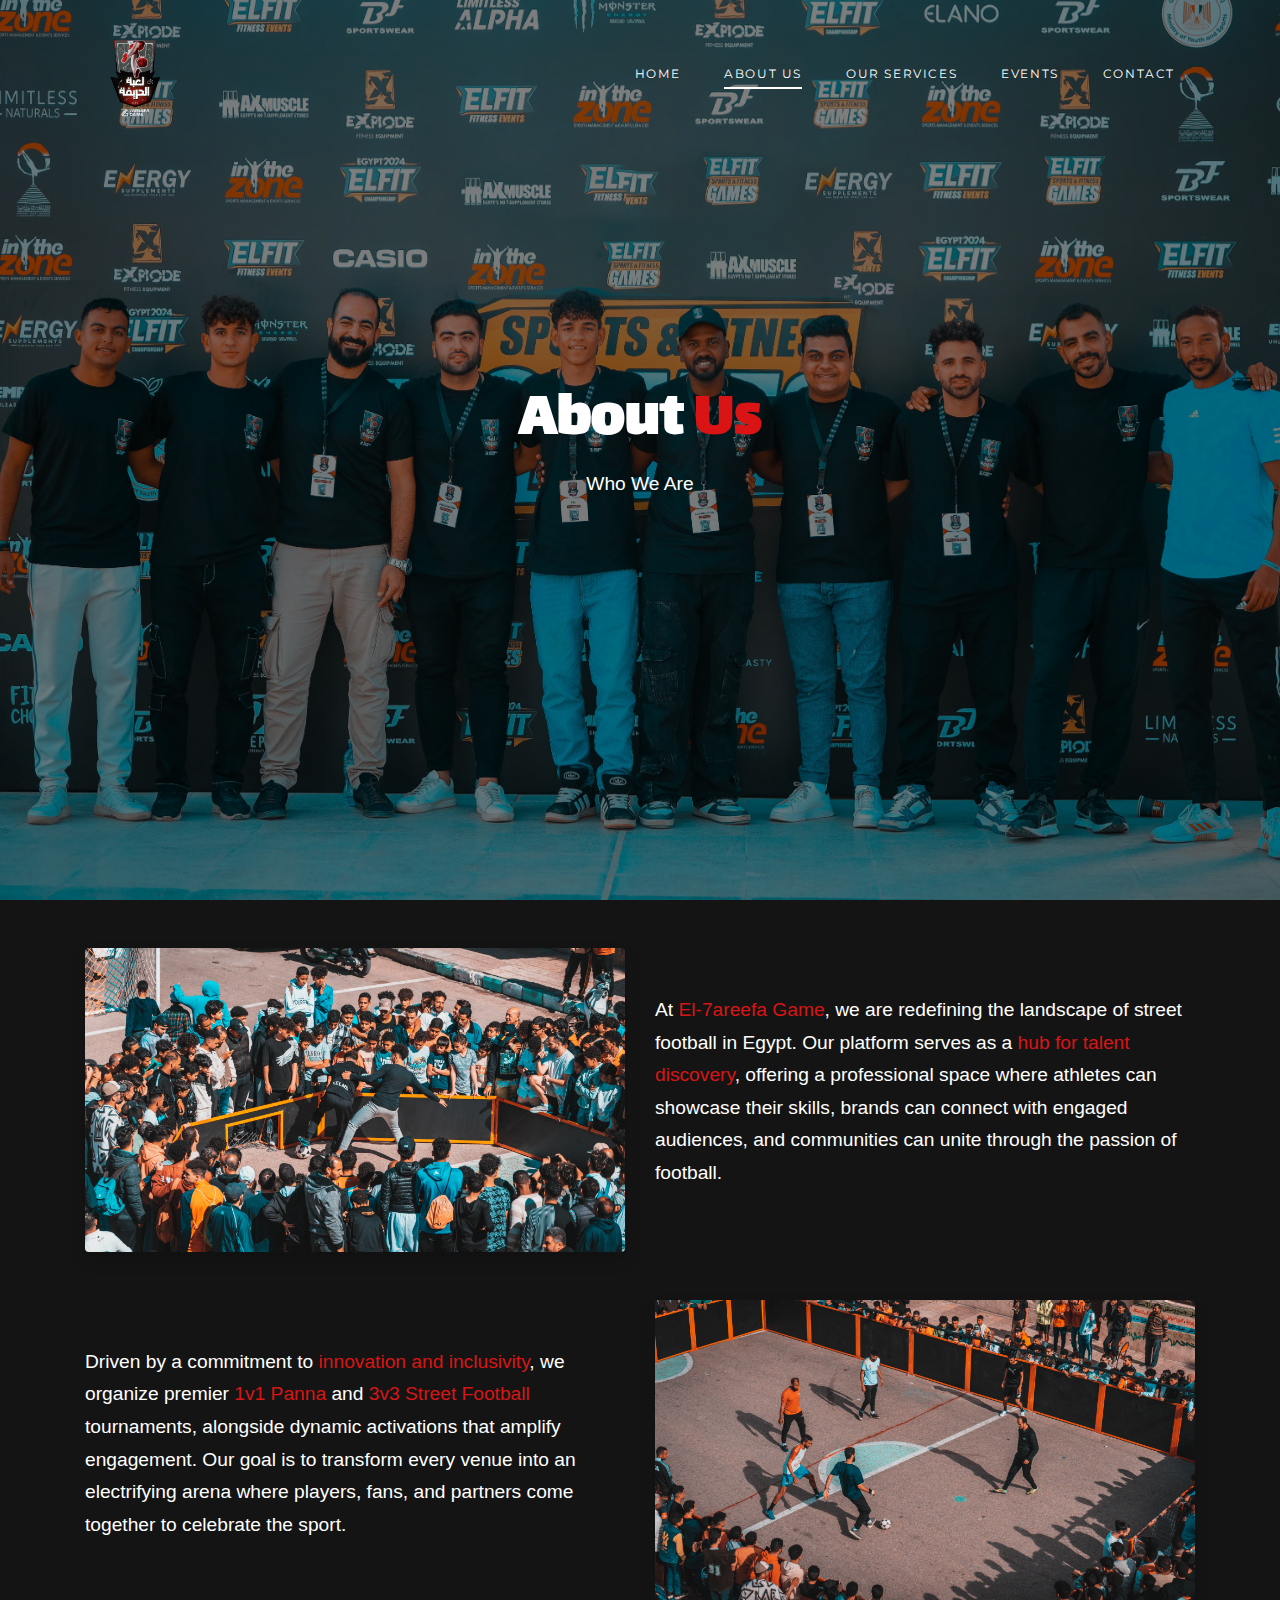
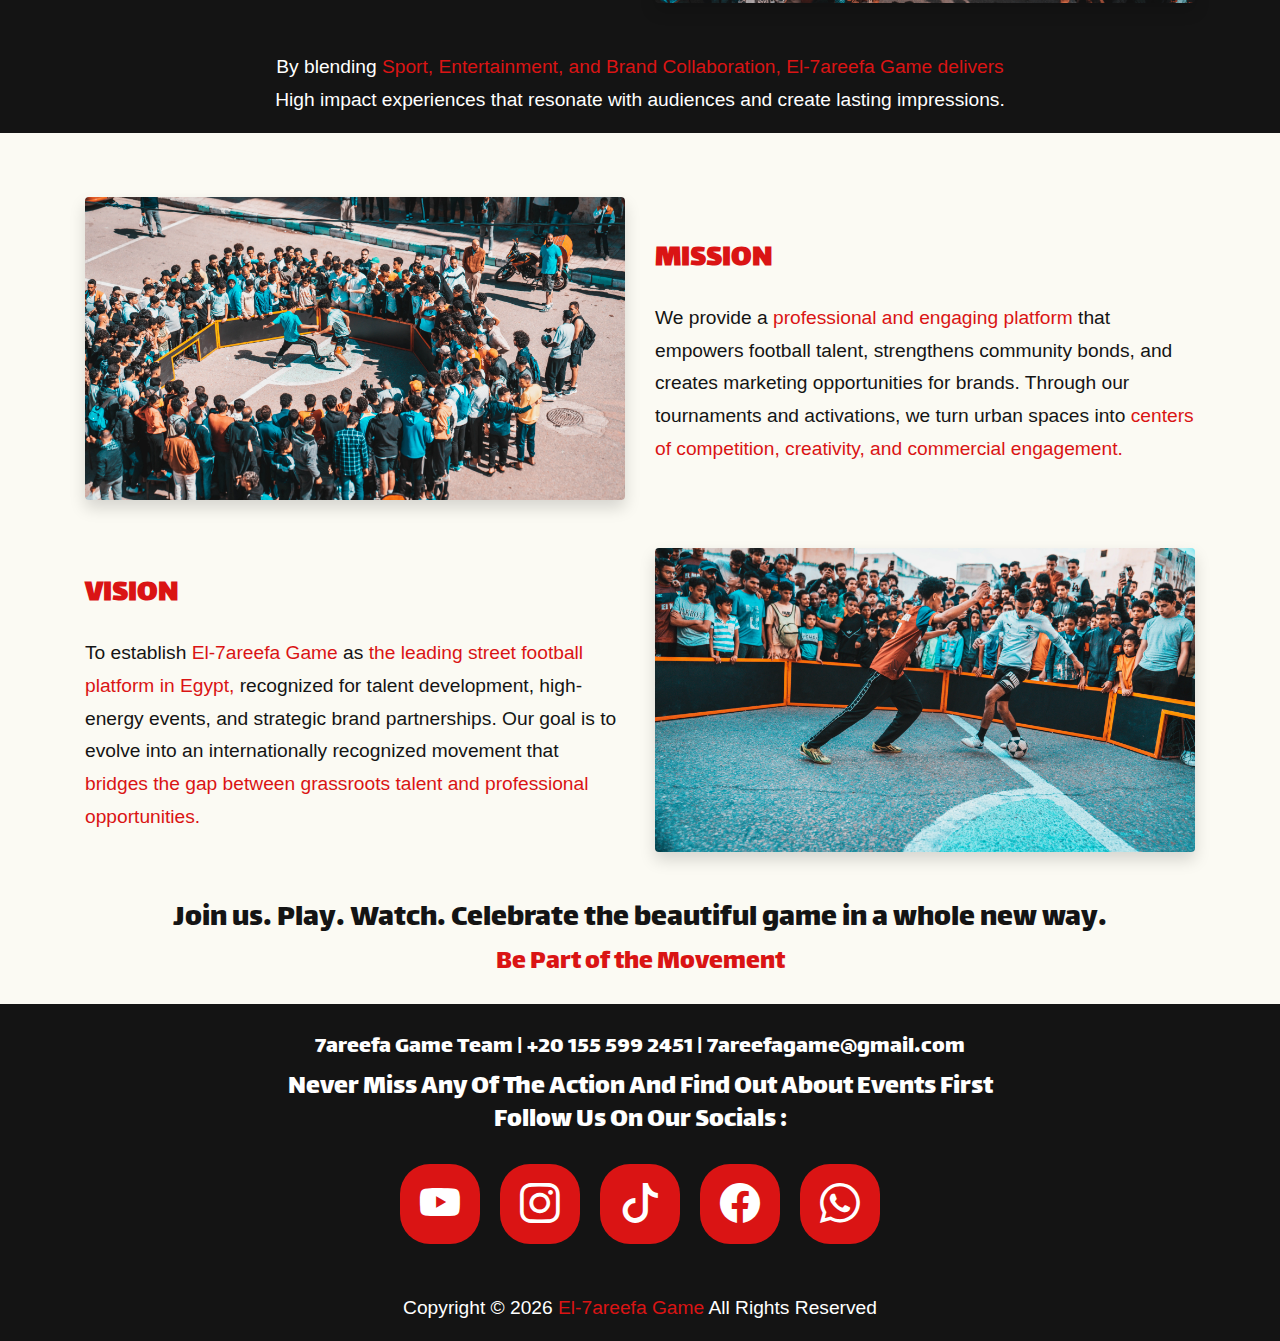
<file: about.html>
<!DOCTYPE html>
<html lang="en">

<head>
  <title>7areefa Game</title>
  <meta charset="utf-8">
  <meta name="viewport" content="width=device-width, initial-scale=1, shrink-to-fit=no">
  <link rel="icon" type="image/png" href="images/7areefa.png">



  <link rel="preconnect" href="https://fonts.googleapis.com">
<link rel="preconnect" href="https://fonts.gstatic.com" crossorigin>
<link href="https://fonts.googleapis.com/css2?family=Exo:ital,wght@0,100..900;1,100..900&family=Lalezar&display=swap" rel="stylesheet">

<link href="https://fonts.cdnfonts.com/css/satoshi" rel="stylesheet">
                
    <link rel="stylesheet" href="https://cdnjs.cloudflare.com/ajax/libs/font-awesome/6.5.1/css/all.min.css">
  <link href="https://fonts.googleapis.com/css2?family=Montserrat:wght@400;700&display=swap" rel="stylesheet">

  <link rel="stylesheet" href="fonts/icomoon/style.css">
  <link rel="stylesheet" href="https://cdn.jsdelivr.net/npm/bootstrap-icons/font/bootstrap-icons.css">

  <link rel="stylesheet" href="css/bootstrap/bootstrap.css">
  <link rel="stylesheet" href="css/jquery-ui.css">
  <link rel="stylesheet" href="css/owl.carousel.min.css">
  <link rel="stylesheet" href="css/owl.theme.default.min.css">
  <link rel="stylesheet" href="css/owl.theme.default.min.css">

  <link rel="stylesheet" href="css/jquery.fancybox.min.css">

  <link rel="stylesheet" href="css/bootstrap-datepicker.css">

  <link rel="stylesheet" href="fonts/flaticon/font/flaticon.css">

  <link rel="stylesheet" href="css/aos.css">

  <link rel="stylesheet" href="css/style.css">



</head>

<body>

  <div class="site-wrap">

    <div class="site-mobile-menu site-navbar-target">
      <div class="site-mobile-menu-header">
        <div class="site-mobile-menu-close">
          <span class="icon-close2 js-menu-toggle"></span>
        </div>
      </div>
      <div class="site-mobile-menu-body"></div>
    </div>


    <header class="site-navbar py-4" role="banner">

      <div class="container">
        <div class="d-flex align-items-center">
          <div class="site-logo">
            <a href="index.html">
              <img src="images/7areefa.png" width="100" alt="Logo">
            </a>
          </div>
          <div class="ml-auto">
            <nav class="site-navigation position-relative text-right" role="navigation">
              <ul class="site-menu main-menu js-clone-nav mr-auto d-none d-lg-block">
                <li ><a href="index.html" class="nav-link">Home</a></li>
                <li class="active"><a href="about.html" class="nav-link">about us</a></li>
                <li><a href="service.html" class="nav-link">Our Services</a></li>
                <li><a href="events.html" class="nav-link">Events</a></li>
                <li><a href="contact.html" class="nav-link">Contact</a></li>
              </ul>
            </nav>

            <a href="#" class="d-inline-block d-lg-none site-menu-toggle js-menu-toggle text-black float-right text-white"><span
                class="icon-menu h3 text-white"></span></a>
          </div>
        </div>
      </div>

    </header>

    <div class="hero overlay" style="background-image: url('images/about-us.webp');">
      <div class="container">
        <div class="row align-items-center">
          <div class="col-lg-5 mx-auto text-center">
            <h1 class="text-white">About <span style="color: #da1414;">Us</span></h1>
            <p style="color: white;">Who We Are</p>
          </div>
        </div>
      </div>
    </div>
<!-- about -->
    <div class="container my-5">
      <div class="row align-items-center">
          <!-- photo -->
          <div class="col-md-6">
              <img src="images/about 1 page.webp" alt="About Us" class="img-fluid rounded shadow">
          </div>
          <!-- text -->
          <div class="col-md-6">
              
              <p class="">
                At <span style="color: #da1414;">El-7areefa Game</span>, we are redefining the landscape of street football in Egypt. Our platform serves as a <span style="color: #da1414;">hub for talent discovery</span>, offering a professional space where athletes can showcase their skills, brands can connect with engaged audiences, and communities can unite through the passion of football.
              </p>
              
          </div>
      </div>

      <!--  -->
      </div>
      <div class="container my-5">
        <div class="row align-items-center">
            <!-- text -->
            <div class="col-md-6">
                
              <p class="">
                Driven by a commitment to <span style="color: #da1414;">innovation and inclusivity</span>, we organize premier <span style="color: #da1414;">1v1 Panna</span> and <span style="color: #da1414;">3v3 Street Football</span> tournaments, alongside dynamic activations that amplify engagement. Our goal is to transform every venue into an electrifying arena where players, fans, and partners come together to celebrate the sport.
              </p>
            </div>
            <!-- photo -->
            <div class="col-md-6">
              <img src="images/sdsd.jpg" alt="About Us" class="img-fluid rounded shadow">
          </div>
        </div>
      </div>
      <div class="text-center ">
        <p>By blending <span style="color: #da1414;">Sport, Entertainment, and Brand Collaboration, El-7areefa Game delivers</span> <br> High impact experiences that resonate with audiences and create lasting impressions.</p>
      </div>
<!-- about -->




<!-- mission -->


 <section class="bg-1 py-3">
  <div class="container my-5">
    
    <div class="row align-items-center">
        <!-- photo -->
         
        <div class="col-md-6">
          
            <img src="images/alex events.webp" alt="About Us" class="img-fluid rounded shadow">
        </div>
        <!-- text -->
        <div class="col-md-6">
          <h2 class="font-weight-bold my-4"> <span style="color: #da1414;">MISSION</span></h2>
            <p class="" style="color: #141414;">
              We provide a <span style="color: #da1414;">professional and engaging platform</span> that empowers football talent, strengthens community bonds, and creates marketing opportunities for brands. Through our tournaments and activations, we turn urban spaces into <span style="color: #da1414;"> centers of competition, creativity, and commercial engagement.
              </p></span>
            
        </div>
    </div>
  
    <!--  -->
    </div>
    <div class="container my-5">
      <div class="row align-items-center">
          <!-- text -->
          <div class="col-md-6">
            <h2 class="font-weight-bold my-4"> <span style="color: #da1414;">VISION</span></h2>
              <p class="" style="color: #141414;">
                To establish <span style="color: #da1414;">El-7areefa Game</span> as <span style="color: #da1414;">the leading street football platform in Egypt,</span> recognized for talent development, high-energy events, and strategic brand partnerships. Our goal is to evolve into an internationally recognized movement that <span style="color: #da1414;">bridges the gap between grassroots talent and professional opportunities.</span>
  
              </p>
          </div>
          <!-- photo -->
          <div class="col-md-6">
            <img src="images/1v1 services page.webp" alt="About Us" class="img-fluid rounded shadow">
        </div>
      </div>
    </div>
    <div class="text-center ">
      <h2 style="color: #141414;">Join us. Play. Watch. Celebrate the beautiful game in a whole new way.</h2>
      <h3 style="color: #da1414;">Be Part of the Movement</h3>
    </div>
    
 </section>

<!-- about -->









    <!-- Foooooooooteeeeeeeeeeeeeeeeeeer -->
    <footer class="footer-section bg-2">
      <div class="container">
        <div class="row ">
          <div class="col-lg-12">
            <div class="text-center">
              <h4 class=" font-weight-normal  ">7areefa Game Team | +20 155 599 2451 | 7areefagame@gmail.com<br></h4>
              <h3 class="text-capitalize  font-weight-light">Never miss any of the action and find out about events first<br> Follow us on our socials :</h3>
              <div class="container text-center mt-2">
              
                <div class="d-flex justify-content-center  gap-3 mt-3">
                    <!-- YouTube -->
                    <a href="https://www.youtube.com/@7areefagame" target="_blank" class="social-icon bg-3 d-flex align-items-center justify-content-center">
                        <i class="bi bi-youtube text-white " style="font-size: 2.5rem;"></i>
                    </a>
                    <!-- Instagram -->
                    <a href="https://www.instagram.com/7areefagame/" target="_blank" class="social-icon bg-3 d-flex align-items-center justify-content-center">
                        <i class="bi bi-instagram text-white" style="font-size: 2.5rem;"></i>
                    </a>
                    <!-- TikTok -->
                    <a href="https://www.tiktok.com/@el7areefagame" target="_blank" class="social-icon bg-3 d-flex align-items-center justify-content-center">
                        <i class="bi bi-tiktok text-white" style="font-size: 2.5rem;"></i>
                    </a>
                    <!-- Facebook -->
                    <a href="https://www.facebook.com/HareefaGame" target="_blank" class="social-icon bg-3 d-flex align-items-center justify-content-center">
                        <i class="bi bi-facebook text-white" style="font-size: 2.5rem;"></i>
                    </a>
                    <!-- whatsapp -->
                    <a href="https://wa.me/201555992451" target="_blank" class="social-icon bg-3 d-flex align-items-center justify-content-center">
                      <i class="bi bi-whatsapp text-white" style="font-size: 2.5rem;"></i>
                  </a>
                </div>
            </div>
            </div>
            </div>
            </div>
            </div>
            
          </div>
        </div>
      </div>
      <div class=" text-center">
        <div class="col-md-12">
          <div class=" pt-2">
            <p>
              <!-- Footer -->
              Copyright &copy;
              <script>
                document.write(new Date().getFullYear());
              </script>  <a style="color: #da1414;" href="https://www.instagram.com/7areefagame/" target="_blank">El-7areefa Game</a> All Rights Reserved
              <!-- Footer  -->
            </p>
          </div>
        </div>

      </div>
    </footer>
 <!-- Foooooooooteeeeeeeeeeeeeeeeeeer -->


  </div>
  <!-- .site-wrap -->

  <script src="js/jquery-3.3.1.min.js"></script>
  <script src="js/jquery-migrate-3.0.1.min.js"></script>
  <script src="js/jquery-ui.js"></script>
  <script src="js/popper.min.js"></script>
  <script src="js/bootstrap.min.js"></script>
  <script src="js/owl.carousel.min.js"></script>
  <script src="js/jquery.stellar.min.js"></script>
  <script src="js/jquery.countdown.min.js"></script>
  <script src="js/bootstrap-datepicker.min.js"></script>
  <script src="js/jquery.easing.1.3.js"></script>
  <script src="js/aos.js"></script>
  <script src="js/jquery.fancybox.min.js"></script>
  <script src="js/jquery.sticky.js"></script>
  <script src="js/jquery.mb.YTPlayer.min.js"></script>


  <script src="js/main.js"></script>

</body>

</html>
</file>
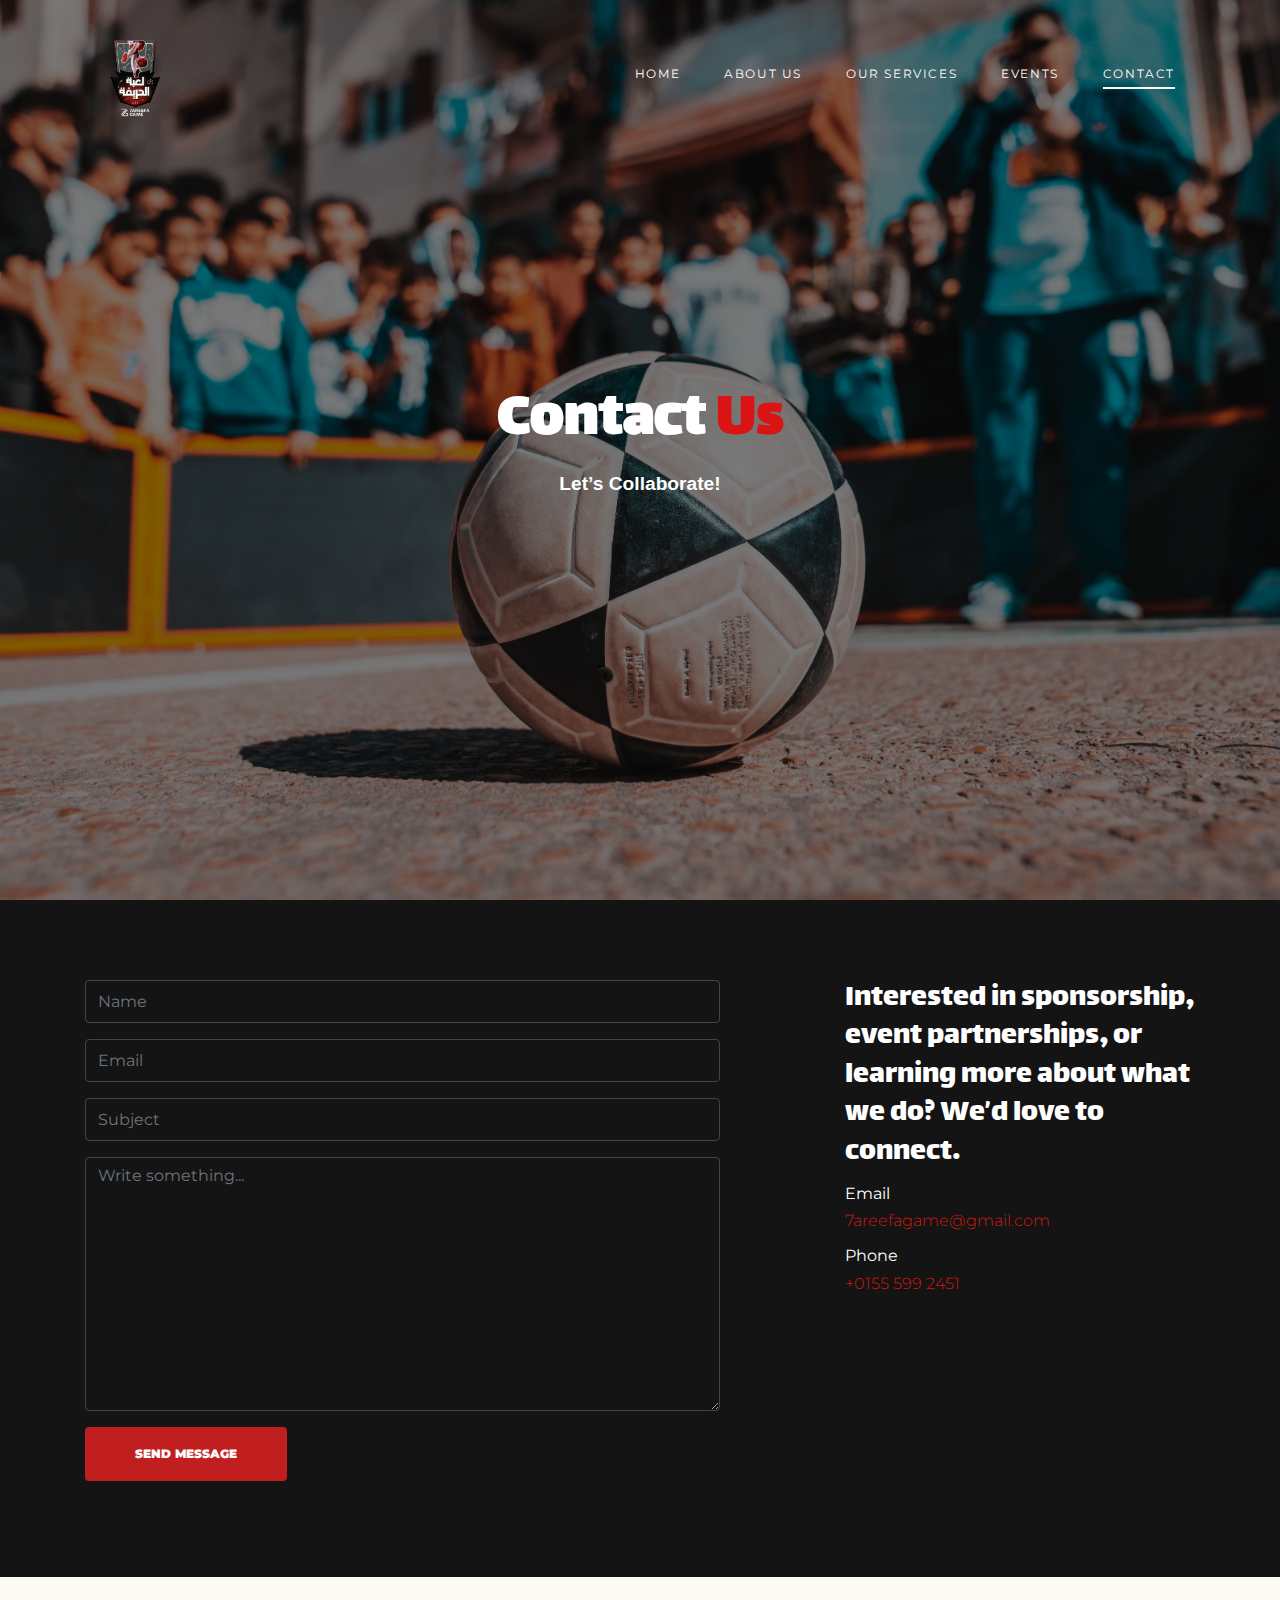
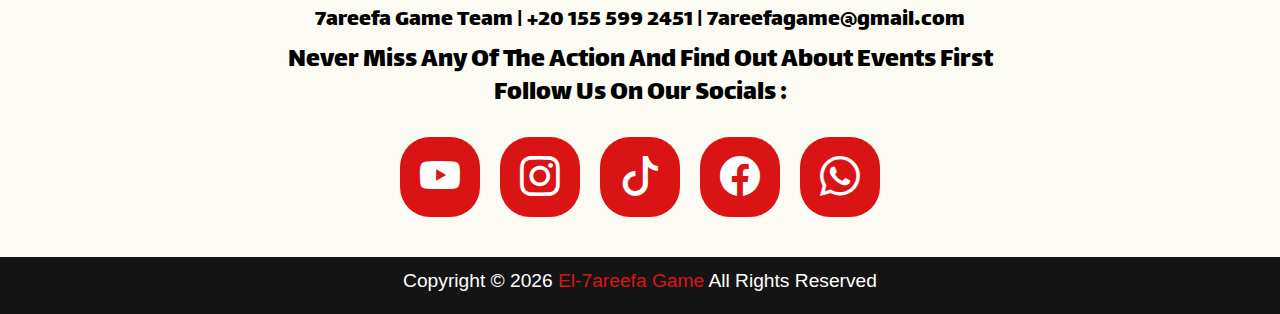
<file: contact.html>
<!DOCTYPE html>
<html lang="en">

<head>
  <title>7areefa Game</title>
  <meta charset="utf-8">
  <meta name="viewport" content="width=device-width, initial-scale=1, shrink-to-fit=no">
  <link rel="icon" type="image/png" href="images/7areefa.png">



  <link rel="preconnect" href="https://fonts.googleapis.com">
<link rel="preconnect" href="https://fonts.gstatic.com" crossorigin>
<link href="https://fonts.googleapis.com/css2?family=Exo:ital,wght@0,100..900;1,100..900&family=Lalezar&display=swap" rel="stylesheet">

<link href="https://fonts.cdnfonts.com/css/satoshi" rel="stylesheet">
                
    <link rel="stylesheet" href="https://cdnjs.cloudflare.com/ajax/libs/font-awesome/6.5.1/css/all.min.css">
  <link href="https://fonts.googleapis.com/css2?family=Montserrat:wght@400;700&display=swap" rel="stylesheet">

  <link rel="stylesheet" href="fonts/icomoon/style.css">
  <link rel="stylesheet" href="https://cdn.jsdelivr.net/npm/bootstrap-icons/font/bootstrap-icons.css">

  <link rel="stylesheet" href="css/bootstrap/bootstrap.css">
  <link rel="stylesheet" href="css/jquery-ui.css">
  <link rel="stylesheet" href="css/owl.carousel.min.css">
  <link rel="stylesheet" href="css/owl.theme.default.min.css">
  <link rel="stylesheet" href="css/owl.theme.default.min.css">

  <link rel="stylesheet" href="css/jquery.fancybox.min.css">

  <link rel="stylesheet" href="css/bootstrap-datepicker.css">

  <link rel="stylesheet" href="fonts/flaticon/font/flaticon.css">

  <link rel="stylesheet" href="css/aos.css">

  <link rel="stylesheet" href="css/style.css">



</head>

<body>

  <div class="site-wrap">

    <div class="site-mobile-menu site-navbar-target">
      <div class="site-mobile-menu-header">
        <div class="site-mobile-menu-close">
          <span class="icon-close2 js-menu-toggle"></span>
        </div>
      </div>
      <div class="site-mobile-menu-body"></div>
    </div>


    <header class="site-navbar py-4" role="banner">

      <div class="container">
        <div class="d-flex align-items-center">
          <div class="site-logo">
            <a href="index.html">
              <img src="images/7areefa.png" width="100" alt="Logo">
            </a>
          </div>
          <div class="ml-auto">
            <nav class="site-navigation position-relative text-right" role="navigation">
              <ul class="site-menu main-menu js-clone-nav mr-auto d-none d-lg-block">
                <li><a href="index.html" class="nav-link">Home</a></li>
                <li><a href="about.html" class="nav-link">about us</a></li>
                <li ><a href="service.html" class="nav-link">Our Services</a></li>
                <li><a href="events.html" class="nav-link">Events</a></li>
                <li class="active"><a href="contact.html" class="nav-link">Contact</a></li>
              </ul>
            </nav>

            <a href="#"
              class="d-inline-block d-lg-none site-menu-toggle js-menu-toggle text-black float-right text-white"><span
                class="icon-menu h3 text-white"></span></a>
          </div>
        </div>
      </div>

    </header>

    <div class="hero overlay" style="background-image: url('images/contact\ us.webp');">
      <div class="container">
        <div class="row align-items-center">
          <div class="col-lg-9 mx-auto text-center">
            <h1 class="text-white">Contact <span style="color: #da1414;">Us</span></h1>
            <p style="color: white; font-weight: 600;">Let’s Collaborate!</p>
          </div>
        </div>
      </div>
    </div>

    
    <div class="site-section ">
      <div class="container">
        <div class="row">
          <div class="col-lg-7">
            <form action="#">
              <div class="form-group">
                <input type="text" class="form-control" placeholder="Name">
              </div>
              <div class="form-group">
                <input type="text" class="form-control" placeholder="Email">
              </div>
              <div class="form-group">
                <input type="text" class="form-control" placeholder="Subject">
              </div>
              <div class="form-group">
                <textarea name="" class="form-control" id="" cols="30" rows="10" placeholder="Write something..."></textarea>
              </div>
              <div class="form-group">
                <input type="submit" class="btn btn-primary py-3 px-5" value="Send Message">
              </div>
            </form>  
          </div>
          <div class="col-lg-4 ml-auto">
            <h2>Interested in sponsorship, event partnerships, or learning more about what we do? We’d love to connect.</h2>
            <ul class="list-unstyled" style="color: #da1414;">
              <li class="mb-2">
                <strong class="text-white d-block">Email</strong>
                <a href="#">7areefagame@gmail.com</a>
              </li>
              <li class="mb-2">
                <strong class="text-white d-block">
                  Phone
                </strong>
                <a href="#">+0155 599 2451</a>
              </li>
            </ul>
          </div>
        </div>
      </div>
    </div>


    <footer class="footer-section bg-1">
      <div class="container">
        <div class="row ">
          <div class="col-lg-12">
            <div class="text-center">
              <h4 class=" font-weight-normal text-black ">7areefa Game Team | +20 155 599 2451 | 7areefagame@gmail.com<br></h4>
              <h3 class="text-capitalize text-black font-weight-light">Never miss any of the action and find out about events first<br> Follow us on our socials :</h3>
              <div class="container text-center mt-2">
              
                <div class="d-flex justify-content-center  gap-3 mt-3">
                    <!-- YouTube -->
                    <a href="https://www.youtube.com/@7areefagame" target="_blank" class="social-icon bg-3 d-flex align-items-center justify-content-center">
                        <i class="bi bi-youtube text-white " style="font-size: 2.5rem;"></i>
                    </a>
                    <!-- Instagram -->
                    <a href="https://www.instagram.com/7areefagame/" target="_blank" class="social-icon bg-3 d-flex align-items-center justify-content-center">
                        <i class="bi bi-instagram text-white" style="font-size: 2.5rem;"></i>
                    </a>
                    <!-- TikTok -->
                    <a href="https://www.tiktok.com/@el7areefagame" target="_blank" class="social-icon bg-3 d-flex align-items-center justify-content-center">
                        <i class="bi bi-tiktok text-white" style="font-size: 2.5rem;"></i>
                    </a>
                    <!-- Facebook -->
                    <a href="https://www.facebook.com/HareefaGame" target="_blank" class="social-icon bg-3 d-flex align-items-center justify-content-center">
                        <i class="bi bi-facebook text-white" style="font-size: 2.5rem;"></i>
                    </a>
                    <!-- whatsapp -->
                    <a href="https://wa.me/201555992451" target="_blank" class="social-icon bg-3 d-flex align-items-center justify-content-center">
                      <i class="bi bi-whatsapp text-white" style="font-size: 2.5rem;"></i>
                  </a>
                </div>
            </div>
            </div>
            </div>
            </div>
            </div>
            
          </div>
        </div>
      </div>
      <div class=" text-center">
        <div class="col-md-12">
          <div class=" pt-2">
            <p>
              <!-- Footer -->
              Copyright &copy;
              <script>
                document.write(new Date().getFullYear());
              </script>  <a style="color: #da1414;" href="https://www.instagram.com/7areefagame/" target="_blank">El-7areefa Game</a> All Rights Reserved
              <!-- Footer  -->
            </p>
          </div>
        </div>

      </div>
    </footer>

  <!-- Foooooooooteeeeeeeeeeeeeeeeeeer -->



  </div>
  <!-- .site-wrap -->

  <script src="js/jquery-3.3.1.min.js"></script>
  <script src="js/jquery-migrate-3.0.1.min.js"></script>
  <script src="js/jquery-ui.js"></script>
  <script src="js/popper.min.js"></script>
  <script src="js/bootstrap.min.js"></script>
  <script src="js/owl.carousel.min.js"></script>
  <script src="js/jquery.stellar.min.js"></script>
  <script src="js/jquery.countdown.min.js"></script>
  <script src="js/bootstrap-datepicker.min.js"></script>
  <script src="js/jquery.easing.1.3.js"></script>
  <script src="js/aos.js"></script>
  <script src="js/jquery.fancybox.min.js"></script>
  <script src="js/jquery.sticky.js"></script>
  <script src="js/jquery.mb.YTPlayer.min.js"></script>


  <script src="js/main.js"></script>

</body>

</html>
</file>
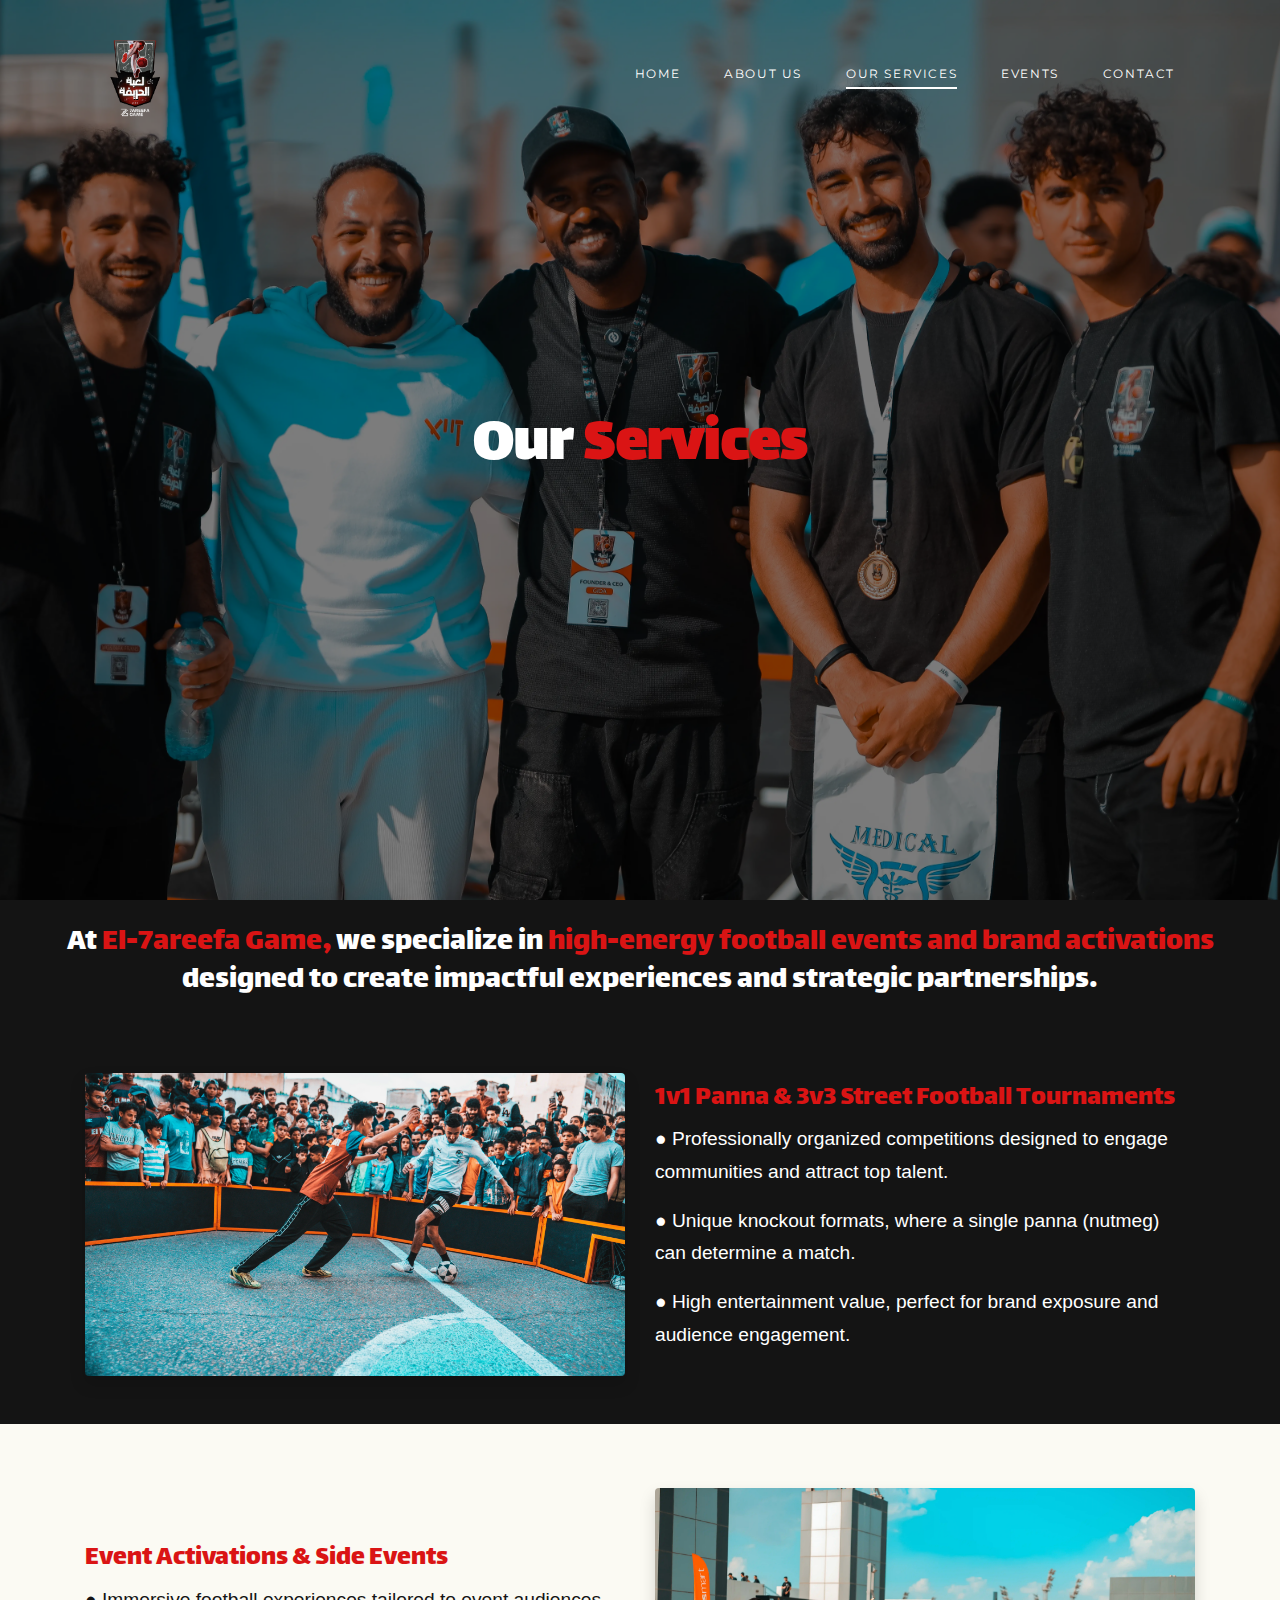
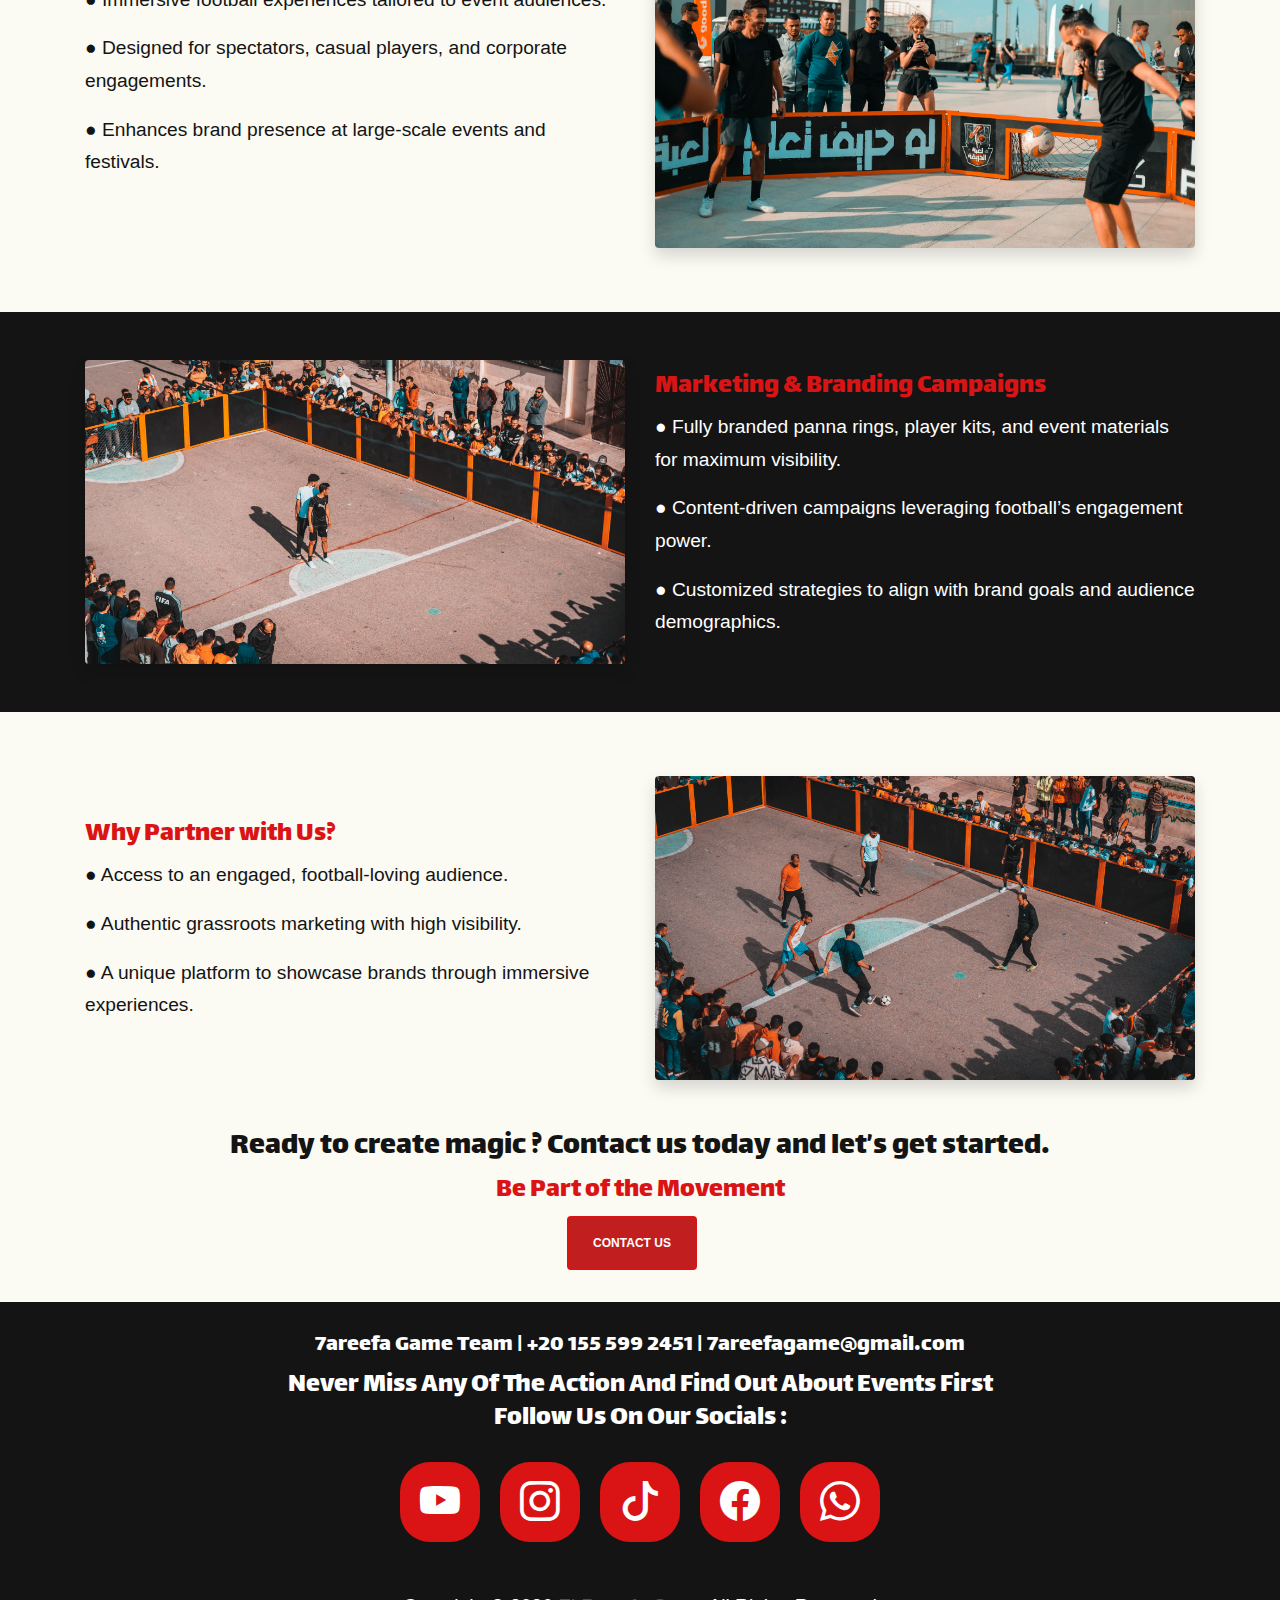
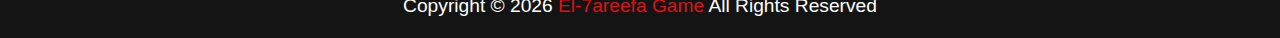
<file: service.html>
<!DOCTYPE html>
<html lang="en">

<head>
  <title>7areefa Game</title>
  <meta charset="utf-8">
  <meta name="viewport" content="width=device-width, initial-scale=1, shrink-to-fit=no">
  <link rel="icon" type="image/png" href="images/7areefa.png">



  <link rel="preconnect" href="https://fonts.googleapis.com">
<link rel="preconnect" href="https://fonts.gstatic.com" crossorigin>
<link href="https://fonts.googleapis.com/css2?family=Exo:ital,wght@0,100..900;1,100..900&family=Lalezar&display=swap" rel="stylesheet">

<link href="https://fonts.cdnfonts.com/css/satoshi" rel="stylesheet">
                
    <link rel="stylesheet" href="https://cdnjs.cloudflare.com/ajax/libs/font-awesome/6.5.1/css/all.min.css">
  <link href="https://fonts.googleapis.com/css2?family=Montserrat:wght@400;700&display=swap" rel="stylesheet">

  <link rel="stylesheet" href="fonts/icomoon/style.css">
  <link rel="stylesheet" href="https://cdn.jsdelivr.net/npm/bootstrap-icons/font/bootstrap-icons.css">

  <link rel="stylesheet" href="css/bootstrap/bootstrap.css">
  <link rel="stylesheet" href="css/jquery-ui.css">
  <link rel="stylesheet" href="css/owl.carousel.min.css">
  <link rel="stylesheet" href="css/owl.theme.default.min.css">
  <link rel="stylesheet" href="css/owl.theme.default.min.css">

  <link rel="stylesheet" href="css/jquery.fancybox.min.css">

  <link rel="stylesheet" href="css/bootstrap-datepicker.css">

  <link rel="stylesheet" href="fonts/flaticon/font/flaticon.css">

  <link rel="stylesheet" href="css/aos.css">

  <link rel="stylesheet" href="css/style.css">



</head>

<body>

  <div class="site-wrap">

    <div class="site-mobile-menu site-navbar-target">
      <div class="site-mobile-menu-header">
        <div class="site-mobile-menu-close">
          <span class="icon-close2 js-menu-toggle"></span>
        </div>
      </div>
      <div class="site-mobile-menu-body"></div>
    </div>


    <header class="site-navbar py-4" role="banner">

      <div class="container">
        <div class="d-flex align-items-center">
          <div class="site-logo">
            <a href="index.html">
              <img src="images/7areefa.png" width="100" alt="Logo">
            </a>
          </div>
          <div class="ml-auto">
            <nav class="site-navigation position-relative text-right" role="navigation">
              <ul class="site-menu main-menu js-clone-nav mr-auto d-none d-lg-block">
                <li><a href="index.html" class="nav-link">Home</a></li>
                <li><a href="about.html" class="nav-link">about us</a></li>
                <li class="active"><a href="service.html" class="nav-link">Our Services</a></li>
                <li><a href="events.html" class="nav-link">Events</a></li>
                <li><a href="contact.html" class="nav-link">Contact</a></li>
              </ul>
            </nav>

            <a href="#"
              class="d-inline-block d-lg-none site-menu-toggle js-menu-toggle text-black float-right text-white"><span
                class="icon-menu h3 text-white"></span></a>
          </div>
        </div>
      </div>

    </header>

    <div class="hero overlay" style="background-image: url('images/our services page.webp');">
      <div class="container">
        <div class="row align-items-center">
          <div class="col-lg-5 mx-auto text-center">
            <h1 class="text-white">Our <span style="color: #da1414;">Services</span></h1>
            <!-- <p style="color: white;">Who We Are</p> -->
          </div>
        </div>
      </div>
    </div>
    <!-- services -->
    <h2 class="text-center  py-4">At <span style="color: #da1414;">El-7areefa Game,</span> we specialize in <span style="color: #da1414;">high-energy football events and brand activations</span>
      <br>designed to create impactful experiences and strategic partnerships.
    </h2>

    <div class="container my-5">
      <div class="row align-items-center">
        <!-- photo -->
        <div class="col-md-6">
          <img src="images/1v1 services page.webp" alt="About Us" class="img-fluid rounded shadow">
        </div>
        <!-- text -->
        <div class="col-md-6">

          <h3 style="color: #da1414;">
            1v1 Panna & 3v3 Street Football Tournaments
          </h3>
          <p>● Professionally organized competitions designed to engage communities and attract top talent. </p>
          <p>● Unique knockout formats, where a single panna (nutmeg) can determine a match.</p>
          <p>● High entertainment value, perfect for brand exposure and audience engagement. </p>

        </div>
      </div>


    </div>

    <section class="bg-1 py-3">
      <div class="container my-5">
        <div class="row align-items-center">
          <!-- text -->
          <div class="col-md-6">

            <h3 style="color: #da1414;">
              Event Activations & Side Events
            </h3>
            <p style="color: #141414;">● Immersive football experiences tailored to event audiences.</p>
            <p style="color: #141414;">● Designed for spectators, casual players, and corporate engagements.</p>
            <p style="color: #141414;">● Enhances brand presence at large-scale events and festivals. </p>
          </div>
          <!-- photo -->
          <div class="col-md-6">
            <img src="images/side events services page.webp" alt="About Us" class="img-fluid rounded shadow">
          </div>
        </div>
      </div>
    </section>


    <!-- 3 -->

    <div class="container my-5">
      <div class="row align-items-center">
        <!-- photo -->
        <div class="col-md-6">
          <img src="images/markting services page.webp" alt="About Us" class="img-fluid rounded shadow">
        </div>
        <!-- text -->
        <div class="col-md-6">

          <h3 style="color: #da1414;">
            Marketing & Branding Campaigns
          </h3>
          <p>● Fully branded panna rings, player kits, and event materials for maximum visibility.</p>
          <p>● Content-driven campaigns leveraging football’s engagement power.</p>
          <p>● Customized strategies to align with brand goals and audience demographics.</p>

        </div>
      </div>


    </div>




    <!-- 3 -->

<!-- 4 -->
<section class="bg-1 py-3">
  <div class="container my-5">
    <div class="row align-items-center">
      <!-- text -->
      <div class="col-md-6">

        <h3 style="color: #da1414;">
          Why Partner with Us?
        </h3>
        <p style="color: #141414;">●	Access to an engaged, football-loving audience.</p>
        <p style="color: #141414;">●	Authentic grassroots marketing with high visibility.</p>
        <p style="color: #141414;">●	A unique platform to showcase brands through immersive experiences.</p>
      </div>
      <!-- photo -->
      <div class="col-md-6">
        <img src="images/sdsd.jpg" alt="About Us" class="img-fluid rounded shadow">
      </div>
    </div>
  </div>
  <div class="text-center">
    <h2 style="color: #141414;">Ready to create magic ? Contact us today and let’s get started.</h2>
    <h3 style="color: #da1414;">Be Part of the Movement</h3>
    <p>
      <a href="contact.html" class="btn btn-primary py-3 px-4 mr-3" style="border-color: #da1414;">Contact us</a>
      
    </p>  
  </div>
</section>
 <!-- 4 -->







    <!-- Foooooooooteeeeeeeeeeeeeeeeeeer -->
    <footer class="footer-section bg-2">
      <div class="container">
        <div class="row ">
          <div class="col-lg-12">
            <div class="text-center">
              <h4 class=" font-weight-normal ">7areefa Game Team | +20 155 599 2451 | 7areefagame@gmail.com<br></h4>
              <h3 class="text-capitalize font-weight-light">Never miss any of the action and find out about events first<br> Follow us on our socials :</h3>
              <div class="container text-center mt-2">
              
                <div class="d-flex justify-content-center  gap-3 mt-3">
                    <!-- YouTube -->
                    <a href="https://www.youtube.com/@7areefagame" target="_blank" class="social-icon bg-3 d-flex align-items-center justify-content-center">
                        <i class="bi bi-youtube text-white " style="font-size: 2.5rem;"></i>
                    </a>
                    <!-- Instagram -->
                    <a href="https://www.instagram.com/7areefagame/" target="_blank" class="social-icon bg-3 d-flex align-items-center justify-content-center">
                        <i class="bi bi-instagram text-white" style="font-size: 2.5rem;"></i>
                    </a>
                    <!-- TikTok -->
                    <a href="https://www.tiktok.com/@el7areefagame" target="_blank" class="social-icon bg-3 d-flex align-items-center justify-content-center">
                        <i class="bi bi-tiktok text-white" style="font-size: 2.5rem;"></i>
                    </a>
                    <!-- Facebook -->
                    <a href="https://www.facebook.com/HareefaGame" target="_blank" class="social-icon bg-3 d-flex align-items-center justify-content-center">
                        <i class="bi bi-facebook text-white" style="font-size: 2.5rem;"></i>
                    </a>
                    <!-- whatsapp -->
                    <a href="https://wa.me/201555992451" target="_blank" class="social-icon bg-3 d-flex align-items-center justify-content-center">
                      <i class="bi bi-whatsapp text-white" style="font-size: 2.5rem;"></i>
                  </a>
                </div>
            </div>
            </div>
            </div>
            </div>
            </div>
            
          </div>
        </div>
      </div>
      <div class=" text-center">
        <div class="col-md-12">
          <div class=" pt-2">
            <p>
              <!-- Footer -->
              Copyright &copy;
              <script>
                document.write(new Date().getFullYear());
              </script>  <a style="color: #da1414;" href="https://www.instagram.com/7areefagame/" target="_blank">El-7areefa Game</a> All Rights Reserved
              <!-- Footer  -->
            </p>
          </div>
        </div>

      </div>
    </footer>
  <!-- Foooooooooteeeeeeeeeeeeeeeeeeer -->


  </div>
  <!-- .site-wrap -->

  <script src="js/jquery-3.3.1.min.js"></script>
  <script src="js/jquery-migrate-3.0.1.min.js"></script>
  <script src="js/jquery-ui.js"></script>
  <script src="js/popper.min.js"></script>
  <script src="js/bootstrap.min.js"></script>
  <script src="js/owl.carousel.min.js"></script>
  <script src="js/jquery.stellar.min.js"></script>
  <script src="js/jquery.countdown.min.js"></script>
  <script src="js/bootstrap-datepicker.min.js"></script>
  <script src="js/jquery.easing.1.3.js"></script>
  <script src="js/aos.js"></script>
  <script src="js/jquery.fancybox.min.js"></script>
  <script src="js/jquery.sticky.js"></script>
  <script src="js/jquery.mb.YTPlayer.min.js"></script>


  <script src="js/main.js"></script>

</body>

</html>
</file>
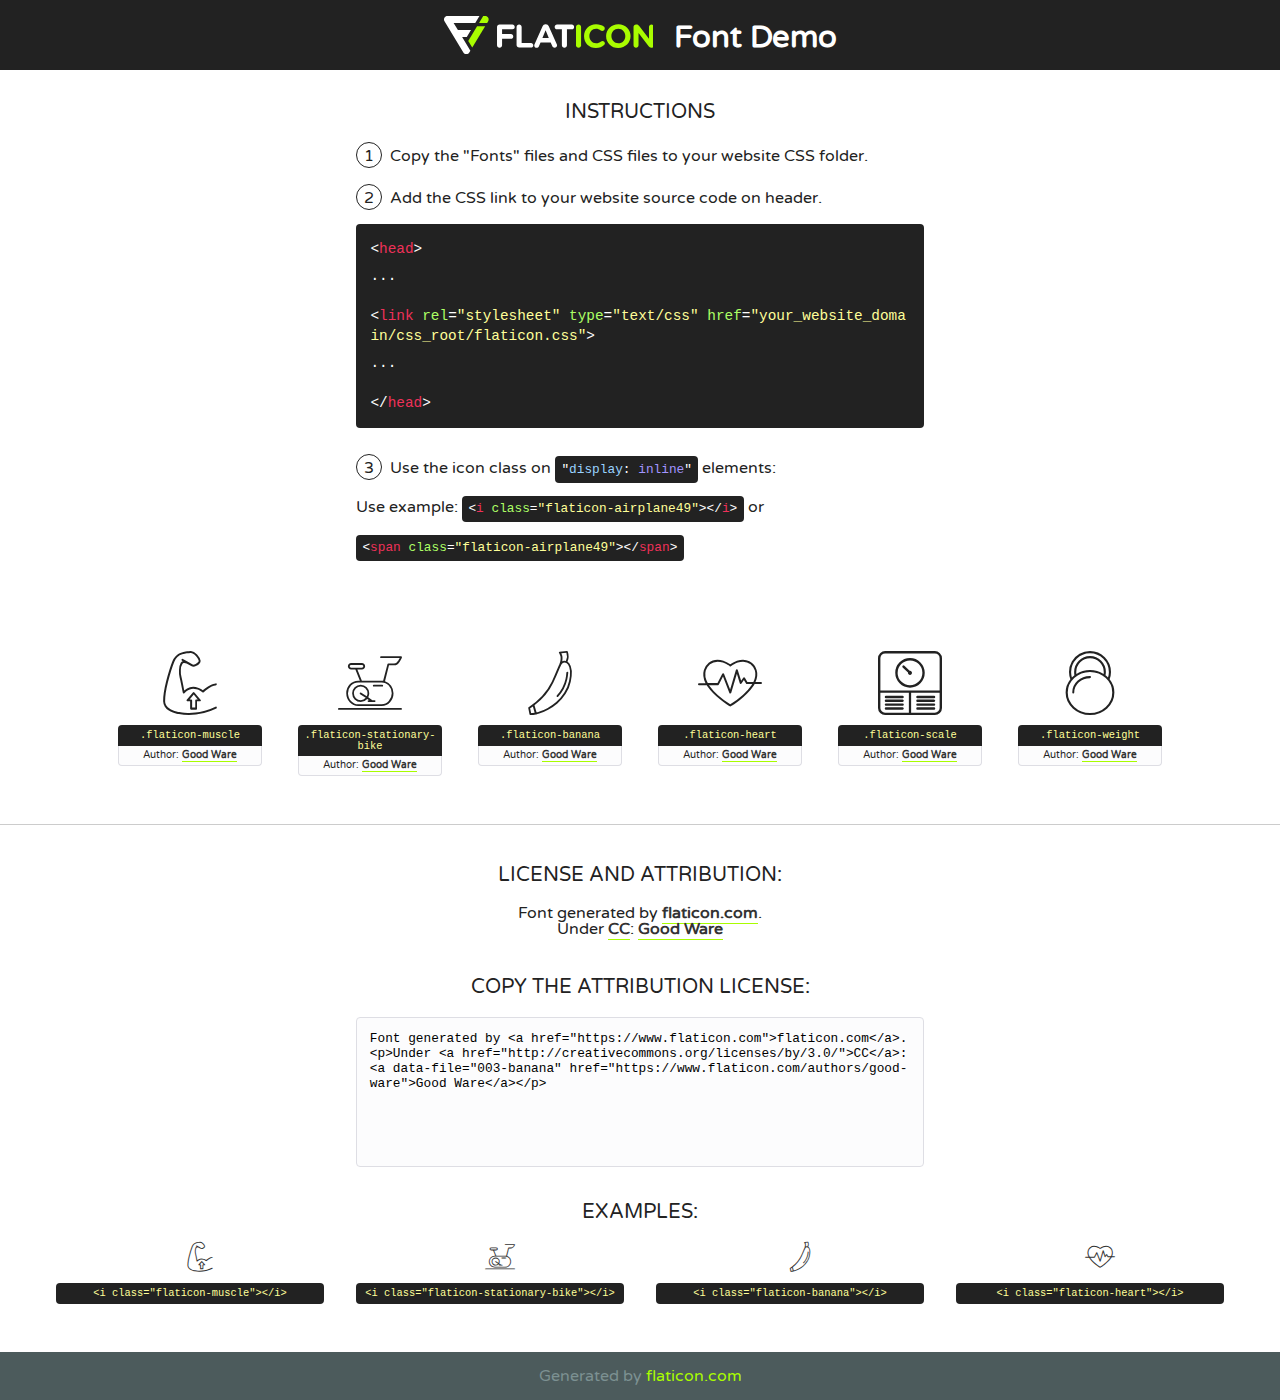
<file: fonts/flaticon/font/flaticon.html>
<!DOCTYPE html>
<!--
  Flaticon icon font: Flaticon
  Creation date: 03/06/2019 10:47
-->
<html>
<!DOCTYPE html>
<html>

<head>
    <title>Flaticon WebFont</title>
    <link href="http://fonts.googleapis.com/css?family=Varela+Round" rel="stylesheet" type="text/css" />
    <link rel="stylesheet" type="text/css" href="flaticon.css">
    <meta charset="UTF-8">
    <style>
    html, body, div, span, applet, object, iframe,
    h1, h2, h3, h4, h5, h6, p, blockquote, pre,
    a, abbr, acronym, address, big, cite, code,
    del, dfn, em, img, ins, kbd, q, s, samp,
    small, strike, strong, sub, sup, tt, var,
    b, u, i, center,
    dl, dt, dd, ol, ul, li,
    fieldset, form, label, legend,
    table, caption, tbody, tfoot, thead, tr, th, td,
    article, aside, canvas, details, embed, 
    figure, figcaption, footer, header, hgroup, 
    menu, nav, output, ruby, section, summary,
    time, mark, audio, video {
        margin: 0;
        padding: 0;
        border: 0;
        font-size: 100%;
        font: inherit;
        vertical-align: baseline;
    }
    /* HTML5 display-role reset for older browsers */
    article, aside, details, figcaption, figure, 
    footer, header, hgroup, menu, nav, section {
        display: block;
    }
    body {
        line-height: 1;
    }
    ol, ul {
        list-style: none;
    }
    blockquote, q {
        quotes: none;
    }
    blockquote:before, blockquote:after,
    q:before, q:after {
        content: '';
        content: none;
    }
    table {
        border-collapse: collapse;
        border-spacing: 0;
    }
    body {
        font-family: 'Varela Round', Helvetica, Arial, sans-serif;
        font-size: 16px;
        color: #222;
    }
    a {
        color: #333;
        border-bottom: 1px solid #a9fd00;
        font-weight: bold;
        text-decoration: none;
    }
    * {
        -moz-box-sizing: border-box;
        -webkit-box-sizing: border-box;
        box-sizing: border-box;
        margin: 0;
        padding: 0;
    }
    [class^="flaticon-"]:before, [class*=" flaticon-"]:before, [class^="flaticon-"]:after, [class*=" flaticon-"]:after {
        font-family: Flaticon;
        font-size: 30px;
        font-style: normal;
        margin-left: 20px;
        color: #333;
    }
    .wrapper {
        max-width: 600px;
        margin: auto;
        padding: 0 1em;
    }
    .title {
        font-size: 1.25em;
        text-align: center;
        margin-bottom: 1em;
        text-transform: uppercase;
    }
    header {
        text-align: center;
        background-color: #222;
        color: #fff;
        padding: 1em;
    }
    header .logo {
        width: 210px;
        height: 38px;
        display: inline-block;
        vertical-align: middle;
        margin-right: 1em;
        border: none;
    }
    header strong {
        font-size: 1.95em;
        font-weight: bold;
        vertical-align: middle;
        margin-top: 5px;
        display: inline-block;
    }
    .demo {
        margin: 2em auto;
        line-height: 1.25em;
    }
    .demo ul li {
        margin-bottom: 1em;
    }
    .demo ul li .num {
        color: #222;
        border-radius: 20px;
        display: inline-block;
        width: 26px;
        padding: 3px;
        height: 26px;
        text-align: center;
        margin-right: 0.5em;
        border: 1px solid #222;
    }
    .demo ul li code {
        background-color: #222;
        border-radius: 4px;
        padding: 0.25em 0.5em;
        display: inline-block;
        color: #fff;
        font-family: Consolas,Monaco,Lucida Console,Liberation Mono,DejaVu Sans Mono,Bitstream Vera Sans Mono,Courier New, monospace;
        font-weight: lighter;
        margin-top: 1em;
        font-size: 0.8em;
        word-break: break-all;
    }
    .demo ul li code.big {
        padding: 1em;
        font-size: 0.9em;
    }
    .demo ul li code .red {
        color: #EF3159;
    }
    .demo ul li code .green {
        color: #ACFF65;
    }
    .demo ul li code .yellow {
        color: #FFFF99;
    }
    .demo ul li code .blue {
        color: #99D3FF;
    }
    .demo ul li code .purple {
        color: #A295FF;
    }
    .demo ul li code .dots {
        margin-top: 0.5em;
        display: block;
    }
    #glyphs {
        border-bottom: 1px solid #ccc;
        padding: 2em 0;
        text-align: center;
    }
    .glyph {
        display: inline-block;
        width: 9em;
        margin: 1em;
        text-align: center;
        vertical-align: top;
        background: #FFF;
    }
    .glyph .glyph-icon {
        padding: 10px;
        display: block;
        font-family:"Flaticon";
        font-size: 64px;
        line-height: 1;
    }
    .glyph .glyph-icon:before {
        font-size: 64px;
        color: #222;
        margin-left: 0;
    }
    .class-name {
        font-size: 0.65em;
        background-color: #222;
        color: #fff;
        border-radius: 4px 4px 0 0;
        padding: 0.5em;
        color: #FFFF99;
        font-family: Consolas,Monaco,Lucida Console,Liberation Mono,DejaVu Sans Mono,Bitstream Vera Sans Mono,Courier New, monospace;
    }
    .author-name {
        font-size: 0.6em;
        background-color: #fcfcfd;
        border: 1px solid #DEDEE4;
        border-top: 0;
        border-radius: 0 0 4px 4px;
        padding: 0.5em;
    }
    .class-name:last-child {
        font-size: 10px;
        color:#888;
    }
    .class-name:last-child a {
        font-size: 10px;
        color:#555;
    }
    .class-name:last-child a:hover {
        color:#a9fd00;
    }
    .glyph > input {
        display: block;
        width: 100px;
        margin: 5px auto;
        text-align: center;
        font-size: 12px;
        cursor: text;
    }
    .glyph > input.icon-input {
        font-family:"Flaticon";
        font-size: 16px;
        margin-bottom: 10px;
    }
    .attribution .title {
        margin-top: 2em;
    }
    .attribution textarea {
        background-color: #fcfcfd;
        padding: 1em;
        border: none;
        box-shadow: none;
        border: 1px solid #DEDEE4;
        border-radius: 4px;
        resize: none;
        width: 100%;
        height: 150px;
        font-size: 0.8em;
        font-family: Consolas,Monaco,Lucida Console,Liberation Mono,DejaVu Sans Mono,Bitstream Vera Sans Mono,Courier New, monospace;
        -webkit-appearance: none;
    }
    .iconsuse {
        margin: 2em auto;
        text-align: center;
        max-width: 1200px;
    }
    .iconsuse:after {
        content: '';
        display: table;
        clear: both;
    }
    .iconsuse .image {
        float: left;
        width: 25%;
        padding: 0 1em;
    }
    .iconsuse .image p {
        margin-bottom: 1em;
    }
    .iconsuse .image span {
        display: block;
        font-size: 0.65em;
        background-color: #222;
        color: #fff;
        border-radius: 4px;
        padding: 0.5em;
        color: #FFFF99;
        margin-top: 1em;
        font-family: Consolas,Monaco,Lucida Console,Liberation Mono,DejaVu Sans Mono,Bitstream Vera Sans Mono,Courier New, monospace;
    }
    #footer {
        text-align: center;
        background-color: #4C5B5C;
        color: #7c9192;
        padding: 1em;
    }
    #footer a {
        border: none;
        color: #a9fd00;
        font-weight: normal;
    }
    @media (max-width: 960px) {
        .iconsuse .image {
            width: 50%;
        }
    }
    @media (max-width: 560px) {
        .iconsuse .image {
            width: 100%;
        }
    }
    </style>
</head>

<body class="characters-off">

    <header>
        <a href="https://www.flaticon.com" target="_blank" class="logo">
            <svg version="1.1" xmlns="http://www.w3.org/2000/svg" xmlns:xlink="http://www.w3.org/1999/xlink" xmlns:a="http://ns.adobe.com/AdobeSVGViewerExtensions/3.0/" viewBox="0 0 560.875 102.036" enable-background="new 0 0 560.875 102.036" xml:space="preserve">
                <defs>
                </defs>
                <g>
                    <g class="letters">
                        <path fill="#ffffff" d="M141.596,29.675c0-3.777,2.985-6.767,6.764-6.767h34.438c3.426,0,6.15,2.728,6.15,6.15
                        c0,3.43-2.724,6.149-6.15,6.149h-27.674v13.091h23.719c3.429,0,6.151,2.724,6.151,6.15c0,3.43-2.723,6.149-6.151,6.149h-23.719
                        v17.574c0,3.773-2.986,6.761-6.764,6.761c-3.779,0-6.764-2.989-6.764-6.761V29.675z"></path>
                        <path fill="#ffffff" d="M193.844,29.149c0-3.781,2.985-6.767,6.764-6.767c3.776,0,6.763,2.985,6.763,6.767v42.957h25.039
                        c3.426,0,6.149,2.726,6.149,6.153c0,3.425-2.723,6.15-6.149,6.15h-31.802c-3.779,0-6.764-2.986-6.764-6.768V29.149z"></path>
                        <path fill="#ffffff" d="M241.891,75.71l21.438-48.407c1.492-3.341,4.215-5.357,7.906-5.357h0.792
                        c3.686,0,6.323,2.017,7.815,5.357l21.439,48.407c0.436,0.967,0.701,1.845,0.701,2.723c0,3.602-2.809,6.501-6.414,6.501
                        c-3.161,0-5.269-1.845-6.499-4.655l-4.132-9.661h-27.059l-4.301,10.102c-1.144,2.631-3.426,4.214-6.237,4.214
                        c-3.517,0-6.24-2.81-6.24-6.325C241.1,77.64,241.451,76.677,241.891,75.71z M279.932,58.666l-8.521-20.297l-8.526,20.297H279.932
                        z"></path>
                        <path fill="#ffffff" d="M314.864,35.387H301.86c-3.429,0-6.239-2.813-6.239-6.238c0-3.429,2.811-6.24,6.239-6.24h39.533
                        c3.426,0,6.237,2.811,6.237,6.24c0,3.425-2.811,6.238-6.237,6.238h-13.001v42.785c0,3.773-2.99,6.761-6.764,6.761
                        c-3.779,0-6.764-2.989-6.764-6.761V35.387z"></path>
                        <path fill="#A9FD00" d="M352.615,29.149c0-3.781,2.985-6.767,6.767-6.767c3.774,0,6.761,2.985,6.761,6.767v49.024
                        c0,3.773-2.987,6.761-6.761,6.761c-3.781,0-6.767-2.989-6.767-6.761V29.149z"></path>
                        <path fill="#A9FD00" d="M374.132,53.836v-0.179c0-17.481,13.178-31.801,32.065-31.801c9.22,0,15.459,2.458,20.557,6.238
                        c1.402,1.054,2.637,2.985,2.637,5.357c0,3.692-2.985,6.59-6.681,6.59c-1.845,0-3.071-0.702-4.044-1.319
                        c-3.776-2.813-7.729-4.393-12.562-4.393c-10.364,0-17.831,8.611-17.831,19.154v0.173c0,10.542,7.291,19.329,17.831,19.329
                        c5.715,0,9.492-1.756,13.359-4.834c1.049-0.874,2.458-1.491,4.039-1.491c3.429,0,6.325,2.813,6.325,6.236
                        c0,2.106-1.056,3.78-2.282,4.834c-5.539,4.834-12.036,7.733-21.878,7.733C387.572,85.464,374.132,71.493,374.132,53.836z"></path>
                        <path fill="#A9FD00" d="M433.009,53.836v-0.179c0-17.481,13.79-31.801,32.766-31.801c18.981,0,32.592,14.143,32.592,31.628v0.173
                        c0,17.483-13.785,31.807-32.769,31.807C446.625,85.464,433.009,71.32,433.009,53.836z M484.224,53.836v-0.179
                        c0-10.539-7.725-19.326-18.626-19.326c-10.893,0-18.449,8.611-18.449,19.154v0.173c0,10.542,7.73,19.329,18.626,19.329
                        C476.676,72.986,484.224,64.378,484.224,53.836z"></path>
                        <path fill="#A9FD00" d="M506.233,29.321c0-3.774,2.99-6.763,6.767-6.763h1.401c3.252,0,5.183,1.583,7.029,3.953l26.093,34.265
                        V29.059c0-3.692,2.99-6.677,6.681-6.677c3.683,0,6.671,2.985,6.671,6.677v48.934c0,3.78-2.987,6.765-6.764,6.765h-0.436
                        c-3.257,0-5.188-1.581-7.034-3.953l-27.056-35.492v32.944c0,3.687-2.985,6.676-6.678,6.676c-3.683,0-6.673-2.989-6.673-6.676
                        V29.321z"></path>
                    </g>
                    <g class="insignia">
                        <path fill="#ffffff" d="M48.372,56.137h12.517l11.156-18.537H37.186L25.688,18.539h57.825L94.668,0H9.271
                        C5.925,0,2.842,1.801,1.198,4.716c-1.644,2.907-1.593,6.482,0.134,9.343l50.38,83.501c1.678,2.781,4.689,4.476,7.938,4.476
                        c3.246,0,6.257-1.695,7.935-4.476l2.898-4.804L48.372,56.137z"></path>
                        <g class="i">
                            <path fill="#A9FD00" d="M93.575,18.539h0.031v0.004l21.652,0.004l2.705-4.488c1.727-2.861,1.778-6.436,0.133-9.343
                            C116.454,1.801,113.371,0,110.026,0h-5.294L93.575,18.539z"></path>
                            <polygon fill="#A9FD00" points="88.291,27.356 64.725,66.486 75.519,84.404 109.942,27.356"></polygon>
                        </g>
                    </g>
                </g>
            </svg>
        </a>
        <strong>Font Demo</strong>
    </header>


    <section class="demo wrapper">

        <p class="title">Instructions</p>

        <ul>
            <li>
                <span class="num">1</span>Copy the "Fonts" files and CSS files to your website CSS folder.
            </li>
            <li>
                <span class="num">2</span>Add the CSS link to your website source code on header.
                <code class="big">
                    &lt;<span class="red">head</span>&gt;
                    <br/><span class="dots">...</span>
                    <br/>&lt;<span class="red">link</span> <span class="green">rel</span>=<span class="yellow">"stylesheet"</span> <span class="green">type</span>=<span class="yellow">"text/css"</span> <span class="green">href</span>=<span class="yellow">"your_website_domain/css_root/flaticon.css"</span>&gt;
                    <br/><span class="dots">...</span>
                    <br/>&lt;/<span class="red">head</span>&gt;
                </code>
            </li>

            <li>
                <p>
                    <span class="num">3</span>Use the icon class on <code>"<span class="blue">display</span>:<span class="purple"> inline</span>"</code> elements:
                    <br />
                    Use example: <code>&lt;<span class="red">i</span> <span class="green">class</span>=<span class="yellow">&quot;flaticon-airplane49&quot;</span>&gt;&lt;/<span class="red">i</span>&gt;</code> or <code>&lt;<span class="red">span</span> <span class="green">class</span>=<span class="yellow">&quot;flaticon-airplane49&quot;</span>&gt;&lt;/<span class="red">span</span>&gt;</code>
            </li>
        </ul>

    </section>




   <section id="glyphs">          
    
      
        <div class="glyph"><div class="glyph-icon flaticon-muscle"></div>
            <div class="class-name">.flaticon-muscle</div>
            <div class="author-name">Author: <a data-file="001-muscle" href="https://www.flaticon.com/authors/good-ware">Good Ware</a> </div> 
        </div>        
        
        <div class="glyph"><div class="glyph-icon flaticon-stationary-bike"></div>
            <div class="class-name">.flaticon-stationary-bike</div>
            <div class="author-name">Author: <a data-file="002-stationary-bike" href="https://www.flaticon.com/authors/good-ware">Good Ware</a> </div> 
        </div>        
        
        <div class="glyph"><div class="glyph-icon flaticon-banana"></div>
            <div class="class-name">.flaticon-banana</div>
            <div class="author-name">Author: <a data-file="003-banana" href="https://www.flaticon.com/authors/good-ware">Good Ware</a> </div> 
        </div>        
        
        <div class="glyph"><div class="glyph-icon flaticon-heart"></div>
            <div class="class-name">.flaticon-heart</div>
            <div class="author-name">Author: <a data-file="004-heart" href="https://www.flaticon.com/authors/good-ware">Good Ware</a> </div> 
        </div>        
        
        <div class="glyph"><div class="glyph-icon flaticon-scale"></div>
            <div class="class-name">.flaticon-scale</div>
            <div class="author-name">Author: <a data-file="005-scale" href="https://www.flaticon.com/authors/good-ware">Good Ware</a> </div> 
        </div>        
        
        <div class="glyph"><div class="glyph-icon flaticon-weight"></div>
            <div class="class-name">.flaticon-weight</div>
            <div class="author-name">Author: <a data-file="006-weight" href="https://www.flaticon.com/authors/good-ware">Good Ware</a> </div> 
        </div>        
        

    </section>



    <section class="attribution wrapper"   style="text-align:center;">

      <div class="title">License and attribution:</div><div class="attrDiv">Font generated by <a href="https://www.flaticon.com">flaticon.com</a>. <div><p>Under <a href="http://creativecommons.org/licenses/by/3.0/">CC</a>: <a data-file="003-banana" href="https://www.flaticon.com/authors/good-ware">Good Ware</a></p>  </div>
      </div>
      <div class="title">Copy the Attribution License:</div>

    <textarea onclick="this.focus();this.select();">Font generated by &lt;a href=&quot;https://www.flaticon.com&quot;&gt;flaticon.com&lt;/a&gt;. <p>Under <a href="http://creativecommons.org/licenses/by/3.0/">CC</a>: <a data-file="003-banana" href="https://www.flaticon.com/authors/good-ware">Good Ware</a></p>  
     </textarea>

    </section>

    <section class="iconsuse">

          <div class="title">Examples:</div>            
             
            <div class="image">
                <p>
                    <i class="glyph-icon flaticon-muscle"></i> 
                    <span>&lt;i class=&quot;flaticon-muscle&quot;&gt;&lt;/i&gt;</span>
                </p>
            </div>
            
            <div class="image">
                <p>
                    <i class="glyph-icon flaticon-stationary-bike"></i> 
                    <span>&lt;i class=&quot;flaticon-stationary-bike&quot;&gt;&lt;/i&gt;</span>
                </p>
            </div>
            
            <div class="image">
                <p>
                    <i class="glyph-icon flaticon-banana"></i> 
                    <span>&lt;i class=&quot;flaticon-banana&quot;&gt;&lt;/i&gt;</span>
                </p>
            </div>
            
            <div class="image">
                <p>
                    <i class="glyph-icon flaticon-heart"></i> 
                    <span>&lt;i class=&quot;flaticon-heart&quot;&gt;&lt;/i&gt;</span>
                </p>
            </div>
                       
        </div>
                            
    </section>

<div id="footer">
    <div>Generated by <a href="https://www.flaticon.com">flaticon.com</a>
    </div>
</div>



</body>
</html>
</file>
<file: fonts/icomoon/style.css>
@font-face {
  font-family: 'icomoon';
  src:  url('fonts/icomoon.eot?10si43');
  src:  url('fonts/icomoon.eot?10si43#iefix') format('embedded-opentype'),
    url('fonts/icomoon.ttf?10si43') format('truetype'),
    url('fonts/icomoon.woff?10si43') format('woff'),
    url('fonts/icomoon.svg?10si43#icomoon') format('svg');
  font-weight: normal;
  font-style: normal;
}

[class^="icon-"], [class*=" icon-"] {
  /* use !important to prevent issues with browser extensions that change fonts */
  font-family: 'icomoon' !important;
  speak: none;
  font-style: normal;
  font-weight: normal;
  font-variant: normal;
  text-transform: none;
  line-height: 1;

  /* Better Font Rendering =========== */
  -webkit-font-smoothing: antialiased;
  -moz-osx-font-smoothing: grayscale;
}

.icon-asterisk:before {
  content: "\f069";
}
.icon-plus:before {
  content: "\f067";
}
.icon-question:before {
  content: "\f128";
}
.icon-minus:before {
  content: "\f068";
}
.icon-glass:before {
  content: "\f000";
}
.icon-music:before {
  content: "\f001";
}
.icon-search:before {
  content: "\f002";
}
.icon-envelope-o:before {
  content: "\f003";
}
.icon-heart:before {
  content: "\f004";
}
.icon-star:before {
  content: "\f005";
}
.icon-star-o:before {
  content: "\f006";
}
.icon-user:before {
  content: "\f007";
}
.icon-film:before {
  content: "\f008";
}
.icon-th-large:before {
  content: "\f009";
}
.icon-th:before {
  content: "\f00a";
}
.icon-th-list:before {
  content: "\f00b";
}
.icon-check:before {
  content: "\f00c";
}
.icon-close:before {
  content: "\f00d";
}
.icon-remove:before {
  content: "\f00d";
}
.icon-times:before {
  content: "\f00d";
}
.icon-search-plus:before {
  content: "\f00e";
}
.icon-search-minus:before {
  content: "\f010";
}
.icon-power-off:before {
  content: "\f011";
}
.icon-signal:before {
  content: "\f012";
}
.icon-cog:before {
  content: "\f013";
}
.icon-gear:before {
  content: "\f013";
}
.icon-trash-o:before {
  content: "\f014";
}
.icon-home:before {
  content: "\f015";
}
.icon-file-o:before {
  content: "\f016";
}
.icon-clock-o:before {
  content: "\f017";
}
.icon-road:before {
  content: "\f018";
}
.icon-download:before {
  content: "\f019";
}
.icon-arrow-circle-o-down:before {
  content: "\f01a";
}
.icon-arrow-circle-o-up:before {
  content: "\f01b";
}
.icon-inbox:before {
  content: "\f01c";
}
.icon-play-circle-o:before {
  content: "\f01d";
}
.icon-repeat:before {
  content: "\f01e";
}
.icon-rotate-right:before {
  content: "\f01e";
}
.icon-refresh:before {
  content: "\f021";
}
.icon-list-alt:before {
  content: "\f022";
}
.icon-lock:before {
  content: "\f023";
}
.icon-flag:before {
  content: "\f024";
}
.icon-headphones:before {
  content: "\f025";
}
.icon-volume-off:before {
  content: "\f026";
}
.icon-volume-down:before {
  content: "\f027";
}
.icon-volume-up:before {
  content: "\f028";
}
.icon-qrcode:before {
  content: "\f029";
}
.icon-barcode:before {
  content: "\f02a";
}
.icon-tag:before {
  content: "\f02b";
}
.icon-tags:before {
  content: "\f02c";
}
.icon-book:before {
  content: "\f02d";
}
.icon-bookmark:before {
  content: "\f02e";
}
.icon-print:before {
  content: "\f02f";
}
.icon-camera:before {
  content: "\f030";
}
.icon-font:before {
  content: "\f031";
}
.icon-bold:before {
  content: "\f032";
}
.icon-italic:before {
  content: "\f033";
}
.icon-text-height:before {
  content: "\f034";
}
.icon-text-width:before {
  content: "\f035";
}
.icon-align-left:before {
  content: "\f036";
}
.icon-align-center:before {
  content: "\f037";
}
.icon-align-right:before {
  content: "\f038";
}
.icon-align-justify:before {
  content: "\f039";
}
.icon-list:before {
  content: "\f03a";
}
.icon-dedent:before {
  content: "\f03b";
}
.icon-outdent:before {
  content: "\f03b";
}
.icon-indent:before {
  content: "\f03c";
}
.icon-video-camera:before {
  content: "\f03d";
}
.icon-image:before {
  content: "\f03e";
}
.icon-photo:before {
  content: "\f03e";
}
.icon-picture-o:before {
  content: "\f03e";
}
.icon-pencil:before {
  content: "\f040";
}
.icon-map-marker:before {
  content: "\f041";
}
.icon-adjust:before {
  content: "\f042";
}
.icon-tint:before {
  content: "\f043";
}
.icon-edit:before {
  content: "\f044";
}
.icon-pencil-square-o:before {
  content: "\f044";
}
.icon-share-square-o:before {
  content: "\f045";
}
.icon-check-square-o:before {
  content: "\f046";
}
.icon-arrows:before {
  content: "\f047";
}
.icon-step-backward:before {
  content: "\f048";
}
.icon-fast-backward:before {
  content: "\f049";
}
.icon-backward:before {
  content: "\f04a";
}
.icon-play:before {
  content: "\f04b";
}
.icon-pause:before {
  content: "\f04c";
}
.icon-stop:before {
  content: "\f04d";
}
.icon-forward:before {
  content: "\f04e";
}
.icon-fast-forward:before {
  content: "\f050";
}
.icon-step-forward:before {
  content: "\f051";
}
.icon-eject:before {
  content: "\f052";
}
.icon-chevron-left:before {
  content: "\f053";
}
.icon-chevron-right:before {
  content: "\f054";
}
.icon-plus-circle:before {
  content: "\f055";
}
.icon-minus-circle:before {
  content: "\f056";
}
.icon-times-circle:before {
  content: "\f057";
}
.icon-check-circle:before {
  content: "\f058";
}
.icon-question-circle:before {
  content: "\f059";
}
.icon-info-circle:before {
  content: "\f05a";
}
.icon-crosshairs:before {
  content: "\f05b";
}
.icon-times-circle-o:before {
  content: "\f05c";
}
.icon-check-circle-o:before {
  content: "\f05d";
}
.icon-ban:before {
  content: "\f05e";
}
.icon-arrow-left:before {
  content: "\f060";
}
.icon-arrow-right:before {
  content: "\f061";
}
.icon-arrow-up:before {
  content: "\f062";
}
.icon-arrow-down:before {
  content: "\f063";
}
.icon-mail-forward:before {
  content: "\f064";
}
.icon-share:before {
  content: "\f064";
}
.icon-expand:before {
  content: "\f065";
}
.icon-compress:before {
  content: "\f066";
}
.icon-exclamation-circle:before {
  content: "\f06a";
}
.icon-gift:before {
  content: "\f06b";
}
.icon-leaf:before {
  content: "\f06c";
}
.icon-fire:before {
  content: "\f06d";
}
.icon-eye:before {
  content: "\f06e";
}
.icon-eye-slash:before {
  content: "\f070";
}
.icon-exclamation-triangle:before {
  content: "\f071";
}
.icon-warning:before {
  content: "\f071";
}
.icon-plane:before {
  content: "\f072";
}
.icon-calendar:before {
  content: "\f073";
}
.icon-random:before {
  content: "\f074";
}
.icon-comment:before {
  content: "\f075";
}
.icon-magnet:before {
  content: "\f076";
}
.icon-chevron-up:before {
  content: "\f077";
}
.icon-chevron-down:before {
  content: "\f078";
}
.icon-retweet:before {
  content: "\f079";
}
.icon-shopping-cart:before {
  content: "\f07a";
}
.icon-folder:before {
  content: "\f07b";
}
.icon-folder-open:before {
  content: "\f07c";
}
.icon-arrows-v:before {
  content: "\f07d";
}
.icon-arrows-h:before {
  content: "\f07e";
}
.icon-bar-chart:before {
  content: "\f080";
}
.icon-bar-chart-o:before {
  content: "\f080";
}
.icon-twitter-square:before {
  content: "\f081";
}
.icon-facebook-square:before {
  content: "\f082";
}
.icon-camera-retro:before {
  content: "\f083";
}
.icon-key:before {
  content: "\f084";
}
.icon-cogs:before {
  content: "\f085";
}
.icon-gears:before {
  content: "\f085";
}
.icon-comments:before {
  content: "\f086";
}
.icon-thumbs-o-up:before {
  content: "\f087";
}
.icon-thumbs-o-down:before {
  content: "\f088";
}
.icon-star-half:before {
  content: "\f089";
}
.icon-heart-o:before {
  content: "\f08a";
}
.icon-sign-out:before {
  content: "\f08b";
}
.icon-linkedin-square:before {
  content: "\f08c";
}
.icon-thumb-tack:before {
  content: "\f08d";
}
.icon-external-link:before {
  content: "\f08e";
}
.icon-sign-in:before {
  content: "\f090";
}
.icon-trophy:before {
  content: "\f091";
}
.icon-github-square:before {
  content: "\f092";
}
.icon-upload:before {
  content: "\f093";
}
.icon-lemon-o:before {
  content: "\f094";
}
.icon-phone:before {
  content: "\f095";
}
.icon-square-o:before {
  content: "\f096";
}
.icon-bookmark-o:before {
  content: "\f097";
}
.icon-phone-square:before {
  content: "\f098";
}
.icon-twitter:before {
  content: "\f099";
}
.icon-facebook:before {
  content: "\f09a";
}
.icon-facebook-f:before {
  content: "\f09a";
}
.icon-github:before {
  content: "\f09b";
}
.icon-unlock:before {
  content: "\f09c";
}
.icon-credit-card:before {
  content: "\f09d";
}
.icon-feed:before {
  content: "\f09e";
}
.icon-rss:before {
  content: "\f09e";
}
.icon-hdd-o:before {
  content: "\f0a0";
}
.icon-bullhorn:before {
  content: "\f0a1";
}
.icon-bell-o:before {
  content: "\f0a2";
}
.icon-certificate:before {
  content: "\f0a3";
}
.icon-hand-o-right:before {
  content: "\f0a4";
}
.icon-hand-o-left:before {
  content: "\f0a5";
}
.icon-hand-o-up:before {
  content: "\f0a6";
}
.icon-hand-o-down:before {
  content: "\f0a7";
}
.icon-arrow-circle-left:before {
  content: "\f0a8";
}
.icon-arrow-circle-right:before {
  content: "\f0a9";
}
.icon-arrow-circle-up:before {
  content: "\f0aa";
}
.icon-arrow-circle-down:before {
  content: "\f0ab";
}
.icon-globe:before {
  content: "\f0ac";
}
.icon-wrench:before {
  content: "\f0ad";
}
.icon-tasks:before {
  content: "\f0ae";
}
.icon-filter:before {
  content: "\f0b0";
}
.icon-briefcase:before {
  content: "\f0b1";
}
.icon-arrows-alt:before {
  content: "\f0b2";
}
.icon-group:before {
  content: "\f0c0";
}
.icon-users:before {
  content: "\f0c0";
}
.icon-chain:before {
  content: "\f0c1";
}
.icon-link:before {
  content: "\f0c1";
}
.icon-cloud:before {
  content: "\f0c2";
}
.icon-flask:before {
  content: "\f0c3";
}
.icon-cut:before {
  content: "\f0c4";
}
.icon-scissors:before {
  content: "\f0c4";
}
.icon-copy:before {
  content: "\f0c5";
}
.icon-files-o:before {
  content: "\f0c5";
}
.icon-paperclip:before {
  content: "\f0c6";
}
.icon-floppy-o:before {
  content: "\f0c7";
}
.icon-save:before {
  content: "\f0c7";
}
.icon-square:before {
  content: "\f0c8";
}
.icon-bars:before {
  content: "\f0c9";
}
.icon-navicon:before {
  content: "\f0c9";
}
.icon-reorder:before {
  content: "\f0c9";
}
.icon-list-ul:before {
  content: "\f0ca";
}
.icon-list-ol:before {
  content: "\f0cb";
}
.icon-strikethrough:before {
  content: "\f0cc";
}
.icon-underline:before {
  content: "\f0cd";
}
.icon-table:before {
  content: "\f0ce";
}
.icon-magic:before {
  content: "\f0d0";
}
.icon-truck:before {
  content: "\f0d1";
}
.icon-pinterest:before {
  content: "\f0d2";
}
.icon-pinterest-square:before {
  content: "\f0d3";
}
.icon-google-plus-square:before {
  content: "\f0d4";
}
.icon-google-plus:before {
  content: "\f0d5";
}
.icon-money:before {
  content: "\f0d6";
}
.icon-caret-down:before {
  content: "\f0d7";
}
.icon-caret-up:before {
  content: "\f0d8";
}
.icon-caret-left:before {
  content: "\f0d9";
}
.icon-caret-right:before {
  content: "\f0da";
}
.icon-columns:before {
  content: "\f0db";
}
.icon-sort:before {
  content: "\f0dc";
}
.icon-unsorted:before {
  content: "\f0dc";
}
.icon-sort-desc:before {
  content: "\f0dd";
}
.icon-sort-down:before {
  content: "\f0dd";
}
.icon-sort-asc:before {
  content: "\f0de";
}
.icon-sort-up:before {
  content: "\f0de";
}
.icon-envelope:before {
  content: "\f0e0";
}
.icon-linkedin:before {
  content: "\f0e1";
}
.icon-rotate-left:before {
  content: "\f0e2";
}
.icon-undo:before {
  content: "\f0e2";
}
.icon-gavel:before {
  content: "\f0e3";
}
.icon-legal:before {
  content: "\f0e3";
}
.icon-dashboard:before {
  content: "\f0e4";
}
.icon-tachometer:before {
  content: "\f0e4";
}
.icon-comment-o:before {
  content: "\f0e5";
}
.icon-comments-o:before {
  content: "\f0e6";
}
.icon-bolt:before {
  content: "\f0e7";
}
.icon-flash:before {
  content: "\f0e7";
}
.icon-sitemap:before {
  content: "\f0e8";
}
.icon-umbrella:before {
  content: "\f0e9";
}
.icon-clipboard:before {
  content: "\f0ea";
}
.icon-paste:before {
  content: "\f0ea";
}
.icon-lightbulb-o:before {
  content: "\f0eb";
}
.icon-exchange:before {
  content: "\f0ec";
}
.icon-cloud-download:before {
  content: "\f0ed";
}
.icon-cloud-upload:before {
  content: "\f0ee";
}
.icon-user-md:before {
  content: "\f0f0";
}
.icon-stethoscope:before {
  content: "\f0f1";
}
.icon-suitcase:before {
  content: "\f0f2";
}
.icon-bell:before {
  content: "\f0f3";
}
.icon-coffee:before {
  content: "\f0f4";
}
.icon-cutlery:before {
  content: "\f0f5";
}
.icon-file-text-o:before {
  content: "\f0f6";
}
.icon-building-o:before {
  content: "\f0f7";
}
.icon-hospital-o:before {
  content: "\f0f8";
}
.icon-ambulance:before {
  content: "\f0f9";
}
.icon-medkit:before {
  content: "\f0fa";
}
.icon-fighter-jet:before {
  content: "\f0fb";
}
.icon-beer:before {
  content: "\f0fc";
}
.icon-h-square:before {
  content: "\f0fd";
}
.icon-plus-square:before {
  content: "\f0fe";
}
.icon-angle-double-left:before {
  content: "\f100";
}
.icon-angle-double-right:before {
  content: "\f101";
}
.icon-angle-double-up:before {
  content: "\f102";
}
.icon-angle-double-down:before {
  content: "\f103";
}
.icon-angle-left:before {
  content: "\f104";
}
.icon-angle-right:before {
  content: "\f105";
}
.icon-angle-up:before {
  content: "\f106";
}
.icon-angle-down:before {
  content: "\f107";
}
.icon-desktop:before {
  content: "\f108";
}
.icon-laptop:before {
  content: "\f109";
}
.icon-tablet:before {
  content: "\f10a";
}
.icon-mobile:before {
  content: "\f10b";
}
.icon-mobile-phone:before {
  content: "\f10b";
}
.icon-circle-o:before {
  content: "\f10c";
}
.icon-quote-left:before {
  content: "\f10d";
}
.icon-quote-right:before {
  content: "\f10e";
}
.icon-spinner:before {
  content: "\f110";
}
.icon-circle:before {
  content: "\f111";
}
.icon-mail-reply:before {
  content: "\f112";
}
.icon-reply:before {
  content: "\f112";
}
.icon-github-alt:before {
  content: "\f113";
}
.icon-folder-o:before {
  content: "\f114";
}
.icon-folder-open-o:before {
  content: "\f115";
}
.icon-smile-o:before {
  content: "\f118";
}
.icon-frown-o:before {
  content: "\f119";
}
.icon-meh-o:before {
  content: "\f11a";
}
.icon-gamepad:before {
  content: "\f11b";
}
.icon-keyboard-o:before {
  content: "\f11c";
}
.icon-flag-o:before {
  content: "\f11d";
}
.icon-flag-checkered:before {
  content: "\f11e";
}
.icon-terminal:before {
  content: "\f120";
}
.icon-code:before {
  content: "\f121";
}
.icon-mail-reply-all:before {
  content: "\f122";
}
.icon-reply-all:before {
  content: "\f122";
}
.icon-star-half-empty:before {
  content: "\f123";
}
.icon-star-half-full:before {
  content: "\f123";
}
.icon-star-half-o:before {
  content: "\f123";
}
.icon-location-arrow:before {
  content: "\f124";
}
.icon-crop:before {
  content: "\f125";
}
.icon-code-fork:before {
  content: "\f126";
}
.icon-chain-broken:before {
  content: "\f127";
}
.icon-unlink:before {
  content: "\f127";
}
.icon-info:before {
  content: "\f129";
}
.icon-exclamation:before {
  content: "\f12a";
}
.icon-superscript:before {
  content: "\f12b";
}
.icon-subscript:before {
  content: "\f12c";
}
.icon-eraser:before {
  content: "\f12d";
}
.icon-puzzle-piece:before {
  content: "\f12e";
}
.icon-microphone:before {
  content: "\f130";
}
.icon-microphone-slash:before {
  content: "\f131";
}
.icon-shield:before {
  content: "\f132";
}
.icon-calendar-o:before {
  content: "\f133";
}
.icon-fire-extinguisher:before {
  content: "\f134";
}
.icon-rocket:before {
  content: "\f135";
}
.icon-maxcdn:before {
  content: "\f136";
}
.icon-chevron-circle-left:before {
  content: "\f137";
}
.icon-chevron-circle-right:before {
  content: "\f138";
}
.icon-chevron-circle-up:before {
  content: "\f139";
}
.icon-chevron-circle-down:before {
  content: "\f13a";
}
.icon-html5:before {
  content: "\f13b";
}
.icon-css3:before {
  content: "\f13c";
}
.icon-anchor:before {
  content: "\f13d";
}
.icon-unlock-alt:before {
  content: "\f13e";
}
.icon-bullseye:before {
  content: "\f140";
}
.icon-ellipsis-h:before {
  content: "\f141";
}
.icon-ellipsis-v:before {
  content: "\f142";
}
.icon-rss-square:before {
  content: "\f143";
}
.icon-play-circle:before {
  content: "\f144";
}
.icon-ticket:before {
  content: "\f145";
}
.icon-minus-square:before {
  content: "\f146";
}
.icon-minus-square-o:before {
  content: "\f147";
}
.icon-level-up:before {
  content: "\f148";
}
.icon-level-down:before {
  content: "\f149";
}
.icon-check-square:before {
  content: "\f14a";
}
.icon-pencil-square:before {
  content: "\f14b";
}
.icon-external-link-square:before {
  content: "\f14c";
}
.icon-share-square:before {
  content: "\f14d";
}
.icon-compass:before {
  content: "\f14e";
}
.icon-caret-square-o-down:before {
  content: "\f150";
}
.icon-toggle-down:before {
  content: "\f150";
}
.icon-caret-square-o-up:before {
  content: "\f151";
}
.icon-toggle-up:before {
  content: "\f151";
}
.icon-caret-square-o-right:before {
  content: "\f152";
}
.icon-toggle-right:before {
  content: "\f152";
}
.icon-eur:before {
  content: "\f153";
}
.icon-euro:before {
  content: "\f153";
}
.icon-gbp:before {
  content: "\f154";
}
.icon-dollar:before {
  content: "\f155";
}
.icon-usd:before {
  content: "\f155";
}
.icon-inr:before {
  content: "\f156";
}
.icon-rupee:before {
  content: "\f156";
}
.icon-cny:before {
  content: "\f157";
}
.icon-jpy:before {
  content: "\f157";
}
.icon-rmb:before {
  content: "\f157";
}
.icon-yen:before {
  content: "\f157";
}
.icon-rouble:before {
  content: "\f158";
}
.icon-rub:before {
  content: "\f158";
}
.icon-ruble:before {
  content: "\f158";
}
.icon-krw:before {
  content: "\f159";
}
.icon-won:before {
  content: "\f159";
}
.icon-bitcoin:before {
  content: "\f15a";
}
.icon-btc:before {
  content: "\f15a";
}
.icon-file:before {
  content: "\f15b";
}
.icon-file-text:before {
  content: "\f15c";
}
.icon-sort-alpha-asc:before {
  content: "\f15d";
}
.icon-sort-alpha-desc:before {
  content: "\f15e";
}
.icon-sort-amount-asc:before {
  content: "\f160";
}
.icon-sort-amount-desc:before {
  content: "\f161";
}
.icon-sort-numeric-asc:before {
  content: "\f162";
}
.icon-sort-numeric-desc:before {
  content: "\f163";
}
.icon-thumbs-up:before {
  content: "\f164";
}
.icon-thumbs-down:before {
  content: "\f165";
}
.icon-youtube-square:before {
  content: "\f166";
}
.icon-youtube:before {
  content: "\f167";
}
.icon-xing:before {
  content: "\f168";
}
.icon-xing-square:before {
  content: "\f169";
}
.icon-youtube-play:before {
  content: "\f16a";
}
.icon-dropbox:before {
  content: "\f16b";
}
.icon-stack-overflow:before {
  content: "\f16c";
}
.icon-instagram:before {
  content: "\f16d";
}
.icon-flickr:before {
  content: "\f16e";
}
.icon-adn:before {
  content: "\f170";
}
.icon-bitbucket:before {
  content: "\f171";
}
.icon-bitbucket-square:before {
  content: "\f172";
}
.icon-tumblr:before {
  content: "\f173";
}
.icon-tumblr-square:before {
  content: "\f174";
}
.icon-long-arrow-down:before {
  content: "\f175";
}
.icon-long-arrow-up:before {
  content: "\f176";
}
.icon-long-arrow-left:before {
  content: "\f177";
}
.icon-long-arrow-right:before {
  content: "\f178";
}
.icon-apple:before {
  content: "\f179";
}
.icon-windows:before {
  content: "\f17a";
}
.icon-android:before {
  content: "\f17b";
}
.icon-linux:before {
  content: "\f17c";
}
.icon-dribbble:before {
  content: "\f17d";
}
.icon-skype:before {
  content: "\f17e";
}
.icon-foursquare:before {
  content: "\f180";
}
.icon-trello:before {
  content: "\f181";
}
.icon-female:before {
  content: "\f182";
}
.icon-male:before {
  content: "\f183";
}
.icon-gittip:before {
  content: "\f184";
}
.icon-gratipay:before {
  content: "\f184";
}
.icon-sun-o:before {
  content: "\f185";
}
.icon-moon-o:before {
  content: "\f186";
}
.icon-archive:before {
  content: "\f187";
}
.icon-bug:before {
  content: "\f188";
}
.icon-vk:before {
  content: "\f189";
}
.icon-weibo:before {
  content: "\f18a";
}
.icon-renren:before {
  content: "\f18b";
}
.icon-pagelines:before {
  content: "\f18c";
}
.icon-stack-exchange:before {
  content: "\f18d";
}
.icon-arrow-circle-o-right:before {
  content: "\f18e";
}
.icon-arrow-circle-o-left:before {
  content: "\f190";
}
.icon-caret-square-o-left:before {
  content: "\f191";
}
.icon-toggle-left:before {
  content: "\f191";
}
.icon-dot-circle-o:before {
  content: "\f192";
}
.icon-wheelchair:before {
  content: "\f193";
}
.icon-vimeo-square:before {
  content: "\f194";
}
.icon-try:before {
  content: "\f195";
}
.icon-turkish-lira:before {
  content: "\f195";
}
.icon-plus-square-o:before {
  content: "\f196";
}
.icon-space-shuttle:before {
  content: "\f197";
}
.icon-slack:before {
  content: "\f198";
}
.icon-envelope-square:before {
  content: "\f199";
}
.icon-wordpress:before {
  content: "\f19a";
}
.icon-openid:before {
  content: "\f19b";
}
.icon-bank:before {
  content: "\f19c";
}
.icon-institution:before {
  content: "\f19c";
}
.icon-university:before {
  content: "\f19c";
}
.icon-graduation-cap:before {
  content: "\f19d";
}
.icon-mortar-board:before {
  content: "\f19d";
}
.icon-yahoo:before {
  content: "\f19e";
}
.icon-google:before {
  content: "\f1a0";
}
.icon-reddit:before {
  content: "\f1a1";
}
.icon-reddit-square:before {
  content: "\f1a2";
}
.icon-stumbleupon-circle:before {
  content: "\f1a3";
}
.icon-stumbleupon:before {
  content: "\f1a4";
}
.icon-delicious:before {
  content: "\f1a5";
}
.icon-digg:before {
  content: "\f1a6";
}
.icon-pied-piper-pp:before {
  content: "\f1a7";
}
.icon-pied-piper-alt:before {
  content: "\f1a8";
}
.icon-drupal:before {
  content: "\f1a9";
}
.icon-joomla:before {
  content: "\f1aa";
}
.icon-language:before {
  content: "\f1ab";
}
.icon-fax:before {
  content: "\f1ac";
}
.icon-building:before {
  content: "\f1ad";
}
.icon-child:before {
  content: "\f1ae";
}
.icon-paw:before {
  content: "\f1b0";
}
.icon-spoon:before {
  content: "\f1b1";
}
.icon-cube:before {
  content: "\f1b2";
}
.icon-cubes:before {
  content: "\f1b3";
}
.icon-behance:before {
  content: "\f1b4";
}
.icon-behance-square:before {
  content: "\f1b5";
}
.icon-steam:before {
  content: "\f1b6";
}
.icon-steam-square:before {
  content: "\f1b7";
}
.icon-recycle:before {
  content: "\f1b8";
}
.icon-automobile:before {
  content: "\f1b9";
}
.icon-car:before {
  content: "\f1b9";
}
.icon-cab:before {
  content: "\f1ba";
}
.icon-taxi:before {
  content: "\f1ba";
}
.icon-tree:before {
  content: "\f1bb";
}
.icon-spotify:before {
  content: "\f1bc";
}
.icon-deviantart:before {
  content: "\f1bd";
}
.icon-soundcloud:before {
  content: "\f1be";
}
.icon-database:before {
  content: "\f1c0";
}
.icon-file-pdf-o:before {
  content: "\f1c1";
}
.icon-file-word-o:before {
  content: "\f1c2";
}
.icon-file-excel-o:before {
  content: "\f1c3";
}
.icon-file-powerpoint-o:before {
  content: "\f1c4";
}
.icon-file-image-o:before {
  content: "\f1c5";
}
.icon-file-photo-o:before {
  content: "\f1c5";
}
.icon-file-picture-o:before {
  content: "\f1c5";
}
.icon-file-archive-o:before {
  content: "\f1c6";
}
.icon-file-zip-o:before {
  content: "\f1c6";
}
.icon-file-audio-o:before {
  content: "\f1c7";
}
.icon-file-sound-o:before {
  content: "\f1c7";
}
.icon-file-movie-o:before {
  content: "\f1c8";
}
.icon-file-video-o:before {
  content: "\f1c8";
}
.icon-file-code-o:before {
  content: "\f1c9";
}
.icon-vine:before {
  content: "\f1ca";
}
.icon-codepen:before {
  content: "\f1cb";
}
.icon-jsfiddle:before {
  content: "\f1cc";
}
.icon-life-bouy:before {
  content: "\f1cd";
}
.icon-life-buoy:before {
  content: "\f1cd";
}
.icon-life-ring:before {
  content: "\f1cd";
}
.icon-life-saver:before {
  content: "\f1cd";
}
.icon-support:before {
  content: "\f1cd";
}
.icon-circle-o-notch:before {
  content: "\f1ce";
}
.icon-ra:before {
  content: "\f1d0";
}
.icon-rebel:before {
  content: "\f1d0";
}
.icon-resistance:before {
  content: "\f1d0";
}
.icon-empire:before {
  content: "\f1d1";
}
.icon-ge:before {
  content: "\f1d1";
}
.icon-git-square:before {
  content: "\f1d2";
}
.icon-git:before {
  content: "\f1d3";
}
.icon-hacker-news:before {
  content: "\f1d4";
}
.icon-y-combinator-square:before {
  content: "\f1d4";
}
.icon-yc-square:before {
  content: "\f1d4";
}
.icon-tencent-weibo:before {
  content: "\f1d5";
}
.icon-qq:before {
  content: "\f1d6";
}
.icon-wechat:before {
  content: "\f1d7";
}
.icon-weixin:before {
  content: "\f1d7";
}
.icon-paper-plane:before {
  content: "\f1d8";
}
.icon-send:before {
  content: "\f1d8";
}
.icon-paper-plane-o:before {
  content: "\f1d9";
}
.icon-send-o:before {
  content: "\f1d9";
}
.icon-history:before {
  content: "\f1da";
}
.icon-circle-thin:before {
  content: "\f1db";
}
.icon-header:before {
  content: "\f1dc";
}
.icon-paragraph:before {
  content: "\f1dd";
}
.icon-sliders:before {
  content: "\f1de";
}
.icon-share-alt:before {
  content: "\f1e0";
}
.icon-share-alt-square:before {
  content: "\f1e1";
}
.icon-bomb:before {
  content: "\f1e2";
}
.icon-futbol-o:before {
  content: "\f1e3";
}
.icon-soccer-ball-o:before {
  content: "\f1e3";
}
.icon-tty:before {
  content: "\f1e4";
}
.icon-binoculars:before {
  content: "\f1e5";
}
.icon-plug:before {
  content: "\f1e6";
}
.icon-slideshare:before {
  content: "\f1e7";
}
.icon-twitch:before {
  content: "\f1e8";
}
.icon-yelp:before {
  content: "\f1e9";
}
.icon-newspaper-o:before {
  content: "\f1ea";
}
.icon-wifi:before {
  content: "\f1eb";
}
.icon-calculator:before {
  content: "\f1ec";
}
.icon-paypal:before {
  content: "\f1ed";
}
.icon-google-wallet:before {
  content: "\f1ee";
}
.icon-cc-visa:before {
  content: "\f1f0";
}
.icon-cc-mastercard:before {
  content: "\f1f1";
}
.icon-cc-discover:before {
  content: "\f1f2";
}
.icon-cc-amex:before {
  content: "\f1f3";
}
.icon-cc-paypal:before {
  content: "\f1f4";
}
.icon-cc-stripe:before {
  content: "\f1f5";
}
.icon-bell-slash:before {
  content: "\f1f6";
}
.icon-bell-slash-o:before {
  content: "\f1f7";
}
.icon-trash:before {
  content: "\f1f8";
}
.icon-copyright:before {
  content: "\f1f9";
}
.icon-at:before {
  content: "\f1fa";
}
.icon-eyedropper:before {
  content: "\f1fb";
}
.icon-paint-brush:before {
  content: "\f1fc";
}
.icon-birthday-cake:before {
  content: "\f1fd";
}
.icon-area-chart:before {
  content: "\f1fe";
}
.icon-pie-chart:before {
  content: "\f200";
}
.icon-line-chart:before {
  content: "\f201";
}
.icon-lastfm:before {
  content: "\f202";
}
.icon-lastfm-square:before {
  content: "\f203";
}
.icon-toggle-off:before {
  content: "\f204";
}
.icon-toggle-on:before {
  content: "\f205";
}
.icon-bicycle:before {
  content: "\f206";
}
.icon-bus:before {
  content: "\f207";
}
.icon-ioxhost:before {
  content: "\f208";
}
.icon-angellist:before {
  content: "\f209";
}
.icon-cc:before {
  content: "\f20a";
}
.icon-ils:before {
  content: "\f20b";
}
.icon-shekel:before {
  content: "\f20b";
}
.icon-sheqel:before {
  content: "\f20b";
}
.icon-meanpath:before {
  content: "\f20c";
}
.icon-buysellads:before {
  content: "\f20d";
}
.icon-connectdevelop:before {
  content: "\f20e";
}
.icon-dashcube:before {
  content: "\f210";
}
.icon-forumbee:before {
  content: "\f211";
}
.icon-leanpub:before {
  content: "\f212";
}
.icon-sellsy:before {
  content: "\f213";
}
.icon-shirtsinbulk:before {
  content: "\f214";
}
.icon-simplybuilt:before {
  content: "\f215";
}
.icon-skyatlas:before {
  content: "\f216";
}
.icon-cart-plus:before {
  content: "\f217";
}
.icon-cart-arrow-down:before {
  content: "\f218";
}
.icon-diamond:before {
  content: "\f219";
}
.icon-ship:before {
  content: "\f21a";
}
.icon-user-secret:before {
  content: "\f21b";
}
.icon-motorcycle:before {
  content: "\f21c";
}
.icon-street-view:before {
  content: "\f21d";
}
.icon-heartbeat:before {
  content: "\f21e";
}
.icon-venus:before {
  content: "\f221";
}
.icon-mars:before {
  content: "\f222";
}
.icon-mercury:before {
  content: "\f223";
}
.icon-intersex:before {
  content: "\f224";
}
.icon-transgender:before {
  content: "\f224";
}
.icon-transgender-alt:before {
  content: "\f225";
}
.icon-venus-double:before {
  content: "\f226";
}
.icon-mars-double:before {
  content: "\f227";
}
.icon-venus-mars:before {
  content: "\f228";
}
.icon-mars-stroke:before {
  content: "\f229";
}
.icon-mars-stroke-v:before {
  content: "\f22a";
}
.icon-mars-stroke-h:before {
  content: "\f22b";
}
.icon-neuter:before {
  content: "\f22c";
}
.icon-genderless:before {
  content: "\f22d";
}
.icon-facebook-official:before {
  content: "\f230";
}
.icon-pinterest-p:before {
  content: "\f231";
}
.icon-whatsapp:before {
  content: "\f232";
}
.icon-server:before {
  content: "\f233";
}
.icon-user-plus:before {
  content: "\f234";
}
.icon-user-times:before {
  content: "\f235";
}
.icon-bed:before {
  content: "\f236";
}
.icon-hotel:before {
  content: "\f236";
}
.icon-viacoin:before {
  content: "\f237";
}
.icon-train:before {
  content: "\f238";
}
.icon-subway:before {
  content: "\f239";
}
.icon-medium:before {
  content: "\f23a";
}
.icon-y-combinator:before {
  content: "\f23b";
}
.icon-yc:before {
  content: "\f23b";
}
.icon-optin-monster:before {
  content: "\f23c";
}
.icon-opencart:before {
  content: "\f23d";
}
.icon-expeditedssl:before {
  content: "\f23e";
}
.icon-battery:before {
  content: "\f240";
}
.icon-battery-4:before {
  content: "\f240";
}
.icon-battery-full:before {
  content: "\f240";
}
.icon-battery-3:before {
  content: "\f241";
}
.icon-battery-three-quarters:before {
  content: "\f241";
}
.icon-battery-2:before {
  content: "\f242";
}
.icon-battery-half:before {
  content: "\f242";
}
.icon-battery-1:before {
  content: "\f243";
}
.icon-battery-quarter:before {
  content: "\f243";
}
.icon-battery-0:before {
  content: "\f244";
}
.icon-battery-empty:before {
  content: "\f244";
}
.icon-mouse-pointer:before {
  content: "\f245";
}
.icon-i-cursor:before {
  content: "\f246";
}
.icon-object-group:before {
  content: "\f247";
}
.icon-object-ungroup:before {
  content: "\f248";
}
.icon-sticky-note:before {
  content: "\f249";
}
.icon-sticky-note-o:before {
  content: "\f24a";
}
.icon-cc-jcb:before {
  content: "\f24b";
}
.icon-cc-diners-club:before {
  content: "\f24c";
}
.icon-clone:before {
  content: "\f24d";
}
.icon-balance-scale:before {
  content: "\f24e";
}
.icon-hourglass-o:before {
  content: "\f250";
}
.icon-hourglass-1:before {
  content: "\f251";
}
.icon-hourglass-start:before {
  content: "\f251";
}
.icon-hourglass-2:before {
  content: "\f252";
}
.icon-hourglass-half:before {
  content: "\f252";
}
.icon-hourglass-3:before {
  content: "\f253";
}
.icon-hourglass-end:before {
  content: "\f253";
}
.icon-hourglass:before {
  content: "\f254";
}
.icon-hand-grab-o:before {
  content: "\f255";
}
.icon-hand-rock-o:before {
  content: "\f255";
}
.icon-hand-paper-o:before {
  content: "\f256";
}
.icon-hand-stop-o:before {
  content: "\f256";
}
.icon-hand-scissors-o:before {
  content: "\f257";
}
.icon-hand-lizard-o:before {
  content: "\f258";
}
.icon-hand-spock-o:before {
  content: "\f259";
}
.icon-hand-pointer-o:before {
  content: "\f25a";
}
.icon-hand-peace-o:before {
  content: "\f25b";
}
.icon-trademark:before {
  content: "\f25c";
}
.icon-registered:before {
  content: "\f25d";
}
.icon-creative-commons:before {
  content: "\f25e";
}
.icon-gg:before {
  content: "\f260";
}
.icon-gg-circle:before {
  content: "\f261";
}
.icon-tripadvisor:before {
  content: "\f262";
}
.icon-odnoklassniki:before {
  content: "\f263";
}
.icon-odnoklassniki-square:before {
  content: "\f264";
}
.icon-get-pocket:before {
  content: "\f265";
}
.icon-wikipedia-w:before {
  content: "\f266";
}
.icon-safari:before {
  content: "\f267";
}
.icon-chrome:before {
  content: "\f268";
}
.icon-firefox:before {
  content: "\f269";
}
.icon-opera:before {
  content: "\f26a";
}
.icon-internet-explorer:before {
  content: "\f26b";
}
.icon-television:before {
  content: "\f26c";
}
.icon-tv:before {
  content: "\f26c";
}
.icon-contao:before {
  content: "\f26d";
}
.icon-500px:before {
  content: "\f26e";
}
.icon-amazon:before {
  content: "\f270";
}
.icon-calendar-plus-o:before {
  content: "\f271";
}
.icon-calendar-minus-o:before {
  content: "\f272";
}
.icon-calendar-times-o:before {
  content: "\f273";
}
.icon-calendar-check-o:before {
  content: "\f274";
}
.icon-industry:before {
  content: "\f275";
}
.icon-map-pin:before {
  content: "\f276";
}
.icon-map-signs:before {
  content: "\f277";
}
.icon-map-o:before {
  content: "\f278";
}
.icon-map:before {
  content: "\f279";
}
.icon-commenting:before {
  content: "\f27a";
}
.icon-commenting-o:before {
  content: "\f27b";
}
.icon-houzz:before {
  content: "\f27c";
}
.icon-vimeo:before {
  content: "\f27d";
}
.icon-black-tie:before {
  content: "\f27e";
}
.icon-fonticons:before {
  content: "\f280";
}
.icon-reddit-alien:before {
  content: "\f281";
}
.icon-edge:before {
  content: "\f282";
}
.icon-credit-card-alt:before {
  content: "\f283";
}
.icon-codiepie:before {
  content: "\f284";
}
.icon-modx:before {
  content: "\f285";
}
.icon-fort-awesome:before {
  content: "\f286";
}
.icon-usb:before {
  content: "\f287";
}
.icon-product-hunt:before {
  content: "\f288";
}
.icon-mixcloud:before {
  content: "\f289";
}
.icon-scribd:before {
  content: "\f28a";
}
.icon-pause-circle:before {
  content: "\f28b";
}
.icon-pause-circle-o:before {
  content: "\f28c";
}
.icon-stop-circle:before {
  content: "\f28d";
}
.icon-stop-circle-o:before {
  content: "\f28e";
}
.icon-shopping-bag:before {
  content: "\f290";
}
.icon-shopping-basket:before {
  content: "\f291";
}
.icon-hashtag:before {
  content: "\f292";
}
.icon-bluetooth:before {
  content: "\f293";
}
.icon-bluetooth-b:before {
  content: "\f294";
}
.icon-percent:before {
  content: "\f295";
}
.icon-gitlab:before {
  content: "\f296";
}
.icon-wpbeginner:before {
  content: "\f297";
}
.icon-wpforms:before {
  content: "\f298";
}
.icon-envira:before {
  content: "\f299";
}
.icon-universal-access:before {
  content: "\f29a";
}
.icon-wheelchair-alt:before {
  content: "\f29b";
}
.icon-question-circle-o:before {
  content: "\f29c";
}
.icon-blind:before {
  content: "\f29d";
}
.icon-audio-description:before {
  content: "\f29e";
}
.icon-volume-control-phone:before {
  content: "\f2a0";
}
.icon-braille:before {
  content: "\f2a1";
}
.icon-assistive-listening-systems:before {
  content: "\f2a2";
}
.icon-american-sign-language-interpreting:before {
  content: "\f2a3";
}
.icon-asl-interpreting:before {
  content: "\f2a3";
}
.icon-deaf:before {
  content: "\f2a4";
}
.icon-deafness:before {
  content: "\f2a4";
}
.icon-hard-of-hearing:before {
  content: "\f2a4";
}
.icon-glide:before {
  content: "\f2a5";
}
.icon-glide-g:before {
  content: "\f2a6";
}
.icon-sign-language:before {
  content: "\f2a7";
}
.icon-signing:before {
  content: "\f2a7";
}
.icon-low-vision:before {
  content: "\f2a8";
}
.icon-viadeo:before {
  content: "\f2a9";
}
.icon-viadeo-square:before {
  content: "\f2aa";
}
.icon-snapchat:before {
  content: "\f2ab";
}
.icon-snapchat-ghost:before {
  content: "\f2ac";
}
.icon-snapchat-square:before {
  content: "\f2ad";
}
.icon-pied-piper:before {
  content: "\f2ae";
}
.icon-first-order:before {
  content: "\f2b0";
}
.icon-yoast:before {
  content: "\f2b1";
}
.icon-themeisle:before {
  content: "\f2b2";
}
.icon-google-plus-circle:before {
  content: "\f2b3";
}
.icon-google-plus-official:before {
  content: "\f2b3";
}
.icon-fa:before {
  content: "\f2b4";
}
.icon-font-awesome:before {
  content: "\f2b4";
}
.icon-handshake-o:before {
  content: "\f2b5";
}
.icon-envelope-open:before {
  content: "\f2b6";
}
.icon-envelope-open-o:before {
  content: "\f2b7";
}
.icon-linode:before {
  content: "\f2b8";
}
.icon-address-book:before {
  content: "\f2b9";
}
.icon-address-book-o:before {
  content: "\f2ba";
}
.icon-address-card:before {
  content: "\f2bb";
}
.icon-vcard:before {
  content: "\f2bb";
}
.icon-address-card-o:before {
  content: "\f2bc";
}
.icon-vcard-o:before {
  content: "\f2bc";
}
.icon-user-circle:before {
  content: "\f2bd";
}
.icon-user-circle-o:before {
  content: "\f2be";
}
.icon-user-o:before {
  content: "\f2c0";
}
.icon-id-badge:before {
  content: "\f2c1";
}
.icon-drivers-license:before {
  content: "\f2c2";
}
.icon-id-card:before {
  content: "\f2c2";
}
.icon-drivers-license-o:before {
  content: "\f2c3";
}
.icon-id-card-o:before {
  content: "\f2c3";
}
.icon-quora:before {
  content: "\f2c4";
}
.icon-free-code-camp:before {
  content: "\f2c5";
}
.icon-telegram:before {
  content: "\f2c6";
}
.icon-thermometer:before {
  content: "\f2c7";
}
.icon-thermometer-4:before {
  content: "\f2c7";
}
.icon-thermometer-full:before {
  content: "\f2c7";
}
.icon-thermometer-3:before {
  content: "\f2c8";
}
.icon-thermometer-three-quarters:before {
  content: "\f2c8";
}
.icon-thermometer-2:before {
  content: "\f2c9";
}
.icon-thermometer-half:before {
  content: "\f2c9";
}
.icon-thermometer-1:before {
  content: "\f2ca";
}
.icon-thermometer-quarter:before {
  content: "\f2ca";
}
.icon-thermometer-0:before {
  content: "\f2cb";
}
.icon-thermometer-empty:before {
  content: "\f2cb";
}
.icon-shower:before {
  content: "\f2cc";
}
.icon-bath:before {
  content: "\f2cd";
}
.icon-bathtub:before {
  content: "\f2cd";
}
.icon-s15:before {
  content: "\f2cd";
}
.icon-podcast:before {
  content: "\f2ce";
}
.icon-window-maximize:before {
  content: "\f2d0";
}
.icon-window-minimize:before {
  content: "\f2d1";
}
.icon-window-restore:before {
  content: "\f2d2";
}
.icon-times-rectangle:before {
  content: "\f2d3";
}
.icon-window-close:before {
  content: "\f2d3";
}
.icon-times-rectangle-o:before {
  content: "\f2d4";
}
.icon-window-close-o:before {
  content: "\f2d4";
}
.icon-bandcamp:before {
  content: "\f2d5";
}
.icon-grav:before {
  content: "\f2d6";
}
.icon-etsy:before {
  content: "\f2d7";
}
.icon-imdb:before {
  content: "\f2d8";
}
.icon-ravelry:before {
  content: "\f2d9";
}
.icon-eercast:before {
  content: "\f2da";
}
.icon-microchip:before {
  content: "\f2db";
}
.icon-snowflake-o:before {
  content: "\f2dc";
}
.icon-superpowers:before {
  content: "\f2dd";
}
.icon-wpexplorer:before {
  content: "\f2de";
}
.icon-meetup:before {
  content: "\f2e0";
}
.icon-3d_rotation:before {
  content: "\e84d";
}
.icon-ac_unit:before {
  content: "\eb3b";
}
.icon-alarm:before {
  content: "\e855";
}
.icon-access_alarms:before {
  content: "\e191";
}
.icon-schedule:before {
  content: "\e8b5";
}
.icon-accessibility:before {
  content: "\e84e";
}
.icon-accessible:before {
  content: "\e914";
}
.icon-account_balance:before {
  content: "\e84f";
}
.icon-account_balance_wallet:before {
  content: "\e850";
}
.icon-account_box:before {
  content: "\e851";
}
.icon-account_circle:before {
  content: "\e853";
}
.icon-adb:before {
  content: "\e60e";
}
.icon-add:before {
  content: "\e145";
}
.icon-add_a_photo:before {
  content: "\e439";
}
.icon-alarm_add:before {
  content: "\e856";
}
.icon-add_alert:before {
  content: "\e003";
}
.icon-add_box:before {
  content: "\e146";
}
.icon-add_circle:before {
  content: "\e147";
}
.icon-control_point:before {
  content: "\e3ba";
}
.icon-add_location:before {
  content: "\e567";
}
.icon-add_shopping_cart:before {
  content: "\e854";
}
.icon-queue:before {
  content: "\e03c";
}
.icon-add_to_queue:before {
  content: "\e05c";
}
.icon-adjust2:before {
  content: "\e39e";
}
.icon-airline_seat_flat:before {
  content: "\e630";
}
.icon-airline_seat_flat_angled:before {
  content: "\e631";
}
.icon-airline_seat_individual_suite:before {
  content: "\e632";
}
.icon-airline_seat_legroom_extra:before {
  content: "\e633";
}
.icon-airline_seat_legroom_normal:before {
  content: "\e634";
}
.icon-airline_seat_legroom_reduced:before {
  content: "\e635";
}
.icon-airline_seat_recline_extra:before {
  content: "\e636";
}
.icon-airline_seat_recline_normal:before {
  content: "\e637";
}
.icon-flight:before {
  content: "\e539";
}
.icon-airplanemode_inactive:before {
  content: "\e194";
}
.icon-airplay:before {
  content: "\e055";
}
.icon-airport_shuttle:before {
  content: "\eb3c";
}
.icon-alarm_off:before {
  content: "\e857";
}
.icon-alarm_on:before {
  content: "\e858";
}
.icon-album:before {
  content: "\e019";
}
.icon-all_inclusive:before {
  content: "\eb3d";
}
.icon-all_out:before {
  content: "\e90b";
}
.icon-android2:before {
  content: "\e859";
}
.icon-announcement:before {
  content: "\e85a";
}
.icon-apps:before {
  content: "\e5c3";
}
.icon-archive2:before {
  content: "\e149";
}
.icon-arrow_back:before {
  content: "\e5c4";
}
.icon-arrow_downward:before {
  content: "\e5db";
}
.icon-arrow_drop_down:before {
  content: "\e5c5";
}
.icon-arrow_drop_down_circle:before {
  content: "\e5c6";
}
.icon-arrow_drop_up:before {
  content: "\e5c7";
}
.icon-arrow_forward:before {
  content: "\e5c8";
}
.icon-arrow_upward:before {
  content: "\e5d8";
}
.icon-art_track:before {
  content: "\e060";
}
.icon-aspect_ratio:before {
  content: "\e85b";
}
.icon-poll:before {
  content: "\e801";
}
.icon-assignment:before {
  content: "\e85d";
}
.icon-assignment_ind:before {
  content: "\e85e";
}
.icon-assignment_late:before {
  content: "\e85f";
}
.icon-assignment_return:before {
  content: "\e860";
}
.icon-assignment_returned:before {
  content: "\e861";
}
.icon-assignment_turned_in:before {
  content: "\e862";
}
.icon-assistant:before {
  content: "\e39f";
}
.icon-flag2:before {
  content: "\e153";
}
.icon-attach_file:before {
  content: "\e226";
}
.icon-attach_money:before {
  content: "\e227";
}
.icon-attachment:before {
  content: "\e2bc";
}
.icon-audiotrack:before {
  content: "\e3a1";
}
.icon-autorenew:before {
  content: "\e863";
}
.icon-av_timer:before {
  content: "\e01b";
}
.icon-backspace:before {
  content: "\e14a";
}
.icon-cloud_upload:before {
  content: "\e2c3";
}
.icon-battery_alert:before {
  content: "\e19c";
}
.icon-battery_charging_full:before {
  content: "\e1a3";
}
.icon-battery_std:before {
  content: "\e1a5";
}
.icon-battery_unknown:before {
  content: "\e1a6";
}
.icon-beach_access:before {
  content: "\eb3e";
}
.icon-beenhere:before {
  content: "\e52d";
}
.icon-block:before {
  content: "\e14b";
}
.icon-bluetooth2:before {
  content: "\e1a7";
}
.icon-bluetooth_searching:before {
  content: "\e1aa";
}
.icon-bluetooth_connected:before {
  content: "\e1a8";
}
.icon-bluetooth_disabled:before {
  content: "\e1a9";
}
.icon-blur_circular:before {
  content: "\e3a2";
}
.icon-blur_linear:before {
  content: "\e3a3";
}
.icon-blur_off:before {
  content: "\e3a4";
}
.icon-blur_on:before {
  content: "\e3a5";
}
.icon-class:before {
  content: "\e86e";
}
.icon-turned_in:before {
  content: "\e8e6";
}
.icon-turned_in_not:before {
  content: "\e8e7";
}
.icon-border_all:before {
  content: "\e228";
}
.icon-border_bottom:before {
  content: "\e229";
}
.icon-border_clear:before {
  content: "\e22a";
}
.icon-border_color:before {
  content: "\e22b";
}
.icon-border_horizontal:before {
  content: "\e22c";
}
.icon-border_inner:before {
  content: "\e22d";
}
.icon-border_left:before {
  content: "\e22e";
}
.icon-border_outer:before {
  content: "\e22f";
}
.icon-border_right:before {
  content: "\e230";
}
.icon-border_style:before {
  content: "\e231";
}
.icon-border_top:before {
  content: "\e232";
}
.icon-border_vertical:before {
  content: "\e233";
}
.icon-branding_watermark:before {
  content: "\e06b";
}
.icon-brightness_1:before {
  content: "\e3a6";
}
.icon-brightness_2:before {
  content: "\e3a7";
}
.icon-brightness_3:before {
  content: "\e3a8";
}
.icon-brightness_4:before {
  content: "\e3a9";
}
.icon-brightness_low:before {
  content: "\e1ad";
}
.icon-brightness_medium:before {
  content: "\e1ae";
}
.icon-brightness_high:before {
  content: "\e1ac";
}
.icon-brightness_auto:before {
  content: "\e1ab";
}
.icon-broken_image:before {
  content: "\e3ad";
}
.icon-brush:before {
  content: "\e3ae";
}
.icon-bubble_chart:before {
  content: "\e6dd";
}
.icon-bug_report:before {
  content: "\e868";
}
.icon-build:before {
  content: "\e869";
}
.icon-burst_mode:before {
  content: "\e43c";
}
.icon-domain:before {
  content: "\e7ee";
}
.icon-business_center:before {
  content: "\eb3f";
}
.icon-cached:before {
  content: "\e86a";
}
.icon-cake:before {
  content: "\e7e9";
}
.icon-phone2:before {
  content: "\e0cd";
}
.icon-call_end:before {
  content: "\e0b1";
}
.icon-call_made:before {
  content: "\e0b2";
}
.icon-merge_type:before {
  content: "\e252";
}
.icon-call_missed:before {
  content: "\e0b4";
}
.icon-call_missed_outgoing:before {
  content: "\e0e4";
}
.icon-call_received:before {
  content: "\e0b5";
}
.icon-call_split:before {
  content: "\e0b6";
}
.icon-call_to_action:before {
  content: "\e06c";
}
.icon-camera2:before {
  content: "\e3af";
}
.icon-photo_camera:before {
  content: "\e412";
}
.icon-camera_enhance:before {
  content: "\e8fc";
}
.icon-camera_front:before {
  content: "\e3b1";
}
.icon-camera_rear:before {
  content: "\e3b2";
}
.icon-camera_roll:before {
  content: "\e3b3";
}
.icon-cancel:before {
  content: "\e5c9";
}
.icon-redeem:before {
  content: "\e8b1";
}
.icon-card_membership:before {
  content: "\e8f7";
}
.icon-card_travel:before {
  content: "\e8f8";
}
.icon-casino:before {
  content: "\eb40";
}
.icon-cast:before {
  content: "\e307";
}
.icon-cast_connected:before {
  content: "\e308";
}
.icon-center_focus_strong:before {
  content: "\e3b4";
}
.icon-center_focus_weak:before {
  content: "\e3b5";
}
.icon-change_history:before {
  content: "\e86b";
}
.icon-chat:before {
  content: "\e0b7";
}
.icon-chat_bubble:before {
  content: "\e0ca";
}
.icon-chat_bubble_outline:before {
  content: "\e0cb";
}
.icon-check2:before {
  content: "\e5ca";
}
.icon-check_box:before {
  content: "\e834";
}
.icon-check_box_outline_blank:before {
  content: "\e835";
}
.icon-check_circle:before {
  content: "\e86c";
}
.icon-navigate_before:before {
  content: "\e408";
}
.icon-navigate_next:before {
  content: "\e409";
}
.icon-child_care:before {
  content: "\eb41";
}
.icon-child_friendly:before {
  content: "\eb42";
}
.icon-chrome_reader_mode:before {
  content: "\e86d";
}
.icon-close2:before {
  content: "\e5cd";
}
.icon-clear_all:before {
  content: "\e0b8";
}
.icon-closed_caption:before {
  content: "\e01c";
}
.icon-wb_cloudy:before {
  content: "\e42d";
}
.icon-cloud_circle:before {
  content: "\e2be";
}
.icon-cloud_done:before {
  content: "\e2bf";
}
.icon-cloud_download:before {
  content: "\e2c0";
}
.icon-cloud_off:before {
  content: "\e2c1";
}
.icon-cloud_queue:before {
  content: "\e2c2";
}
.icon-code2:before {
  content: "\e86f";
}
.icon-photo_library:before {
  content: "\e413";
}
.icon-collections_bookmark:before {
  content: "\e431";
}
.icon-palette:before {
  content: "\e40a";
}
.icon-colorize:before {
  content: "\e3b8";
}
.icon-comment2:before {
  content: "\e0b9";
}
.icon-compare:before {
  content: "\e3b9";
}
.icon-compare_arrows:before {
  content: "\e915";
}
.icon-laptop2:before {
  content: "\e31e";
}
.icon-confirmation_number:before {
  content: "\e638";
}
.icon-contact_mail:before {
  content: "\e0d0";
}
.icon-contact_phone:before {
  content: "\e0cf";
}
.icon-contacts:before {
  content: "\e0ba";
}
.icon-content_copy:before {
  content: "\e14d";
}
.icon-content_cut:before {
  content: "\e14e";
}
.icon-content_paste:before {
  content: "\e14f";
}
.icon-control_point_duplicate:before {
  content: "\e3bb";
}
.icon-copyright2:before {
  content: "\e90c";
}
.icon-mode_edit:before {
  content: "\e254";
}
.icon-create_new_folder:before {
  content: "\e2cc";
}
.icon-payment:before {
  content: "\e8a1";
}
.icon-crop2:before {
  content: "\e3be";
}
.icon-crop_16_9:before {
  content: "\e3bc";
}
.icon-crop_3_2:before {
  content: "\e3bd";
}
.icon-crop_landscape:before {
  content: "\e3c3";
}
.icon-crop_7_5:before {
  content: "\e3c0";
}
.icon-crop_din:before {
  content: "\e3c1";
}
.icon-crop_free:before {
  content: "\e3c2";
}
.icon-crop_original:before {
  content: "\e3c4";
}
.icon-crop_portrait:before {
  content: "\e3c5";
}
.icon-crop_rotate:before {
  content: "\e437";
}
.icon-crop_square:before {
  content: "\e3c6";
}
.icon-dashboard2:before {
  content: "\e871";
}
.icon-data_usage:before {
  content: "\e1af";
}
.icon-date_range:before {
  content: "\e916";
}
.icon-dehaze:before {
  content: "\e3c7";
}
.icon-delete:before {
  content: "\e872";
}
.icon-delete_forever:before {
  content: "\e92b";
}
.icon-delete_sweep:before {
  content: "\e16c";
}
.icon-description:before {
  content: "\e873";
}
.icon-desktop_mac:before {
  content: "\e30b";
}
.icon-desktop_windows:before {
  content: "\e30c";
}
.icon-details:before {
  content: "\e3c8";
}
.icon-developer_board:before {
  content: "\e30d";
}
.icon-developer_mode:before {
  content: "\e1b0";
}
.icon-device_hub:before {
  content: "\e335";
}
.icon-phonelink:before {
  content: "\e326";
}
.icon-devices_other:before {
  content: "\e337";
}
.icon-dialer_sip:before {
  content: "\e0bb";
}
.icon-dialpad:before {
  content: "\e0bc";
}
.icon-directions:before {
  content: "\e52e";
}
.icon-directions_bike:before {
  content: "\e52f";
}
.icon-directions_boat:before {
  content: "\e532";
}
.icon-directions_bus:before {
  content: "\e530";
}
.icon-directions_car:before {
  content: "\e531";
}
.icon-directions_railway:before {
  content: "\e534";
}
.icon-directions_run:before {
  content: "\e566";
}
.icon-directions_transit:before {
  content: "\e535";
}
.icon-directions_walk:before {
  content: "\e536";
}
.icon-disc_full:before {
  content: "\e610";
}
.icon-dns:before {
  content: "\e875";
}
.icon-not_interested:before {
  content: "\e033";
}
.icon-do_not_disturb_alt:before {
  content: "\e611";
}
.icon-do_not_disturb_off:before {
  content: "\e643";
}
.icon-remove_circle:before {
  content: "\e15c";
}
.icon-dock:before {
  content: "\e30e";
}
.icon-done:before {
  content: "\e876";
}
.icon-done_all:before {
  content: "\e877";
}
.icon-donut_large:before {
  content: "\e917";
}
.icon-donut_small:before {
  content: "\e918";
}
.icon-drafts:before {
  content: "\e151";
}
.icon-drag_handle:before {
  content: "\e25d";
}
.icon-time_to_leave:before {
  content: "\e62c";
}
.icon-dvr:before {
  content: "\e1b2";
}
.icon-edit_location:before {
  content: "\e568";
}
.icon-eject2:before {
  content: "\e8fb";
}
.icon-markunread:before {
  content: "\e159";
}
.icon-enhanced_encryption:before {
  content: "\e63f";
}
.icon-equalizer:before {
  content: "\e01d";
}
.icon-error:before {
  content: "\e000";
}
.icon-error_outline:before {
  content: "\e001";
}
.icon-euro_symbol:before {
  content: "\e926";
}
.icon-ev_station:before {
  content: "\e56d";
}
.icon-insert_invitation:before {
  content: "\e24f";
}
.icon-event_available:before {
  content: "\e614";
}
.icon-event_busy:before {
  content: "\e615";
}
.icon-event_note:before {
  content: "\e616";
}
.icon-event_seat:before {
  content: "\e903";
}
.icon-exit_to_app:before {
  content: "\e879";
}
.icon-expand_less:before {
  content: "\e5ce";
}
.icon-expand_more:before {
  content: "\e5cf";
}
.icon-explicit:before {
  content: "\e01e";
}
.icon-explore:before {
  content: "\e87a";
}
.icon-exposure:before {
  content: "\e3ca";
}
.icon-exposure_neg_1:before {
  content: "\e3cb";
}
.icon-exposure_neg_2:before {
  content: "\e3cc";
}
.icon-exposure_plus_1:before {
  content: "\e3cd";
}
.icon-exposure_plus_2:before {
  content: "\e3ce";
}
.icon-exposure_zero:before {
  content: "\e3cf";
}
.icon-extension:before {
  content: "\e87b";
}
.icon-face:before {
  content: "\e87c";
}
.icon-fast_forward:before {
  content: "\e01f";
}
.icon-fast_rewind:before {
  content: "\e020";
}
.icon-favorite:before {
  content: "\e87d";
}
.icon-favorite_border:before {
  content: "\e87e";
}
.icon-featured_play_list:before {
  content: "\e06d";
}
.icon-featured_video:before {
  content: "\e06e";
}
.icon-sms_failed:before {
  content: "\e626";
}
.icon-fiber_dvr:before {
  content: "\e05d";
}
.icon-fiber_manual_record:before {
  content: "\e061";
}
.icon-fiber_new:before {
  content: "\e05e";
}
.icon-fiber_pin:before {
  content: "\e06a";
}
.icon-fiber_smart_record:before {
  content: "\e062";
}
.icon-get_app:before {
  content: "\e884";
}
.icon-file_upload:before {
  content: "\e2c6";
}
.icon-filter2:before {
  content: "\e3d3";
}
.icon-filter_1:before {
  content: "\e3d0";
}
.icon-filter_2:before {
  content: "\e3d1";
}
.icon-filter_3:before {
  content: "\e3d2";
}
.icon-filter_4:before {
  content: "\e3d4";
}
.icon-filter_5:before {
  content: "\e3d5";
}
.icon-filter_6:before {
  content: "\e3d6";
}
.icon-filter_7:before {
  content: "\e3d7";
}
.icon-filter_8:before {
  content: "\e3d8";
}
.icon-filter_9:before {
  content: "\e3d9";
}
.icon-filter_9_plus:before {
  content: "\e3da";
}
.icon-filter_b_and_w:before {
  content: "\e3db";
}
.icon-filter_center_focus:before {
  content: "\e3dc";
}
.icon-filter_drama:before {
  content: "\e3dd";
}
.icon-filter_frames:before {
  content: "\e3de";
}
.icon-terrain:before {
  content: "\e564";
}
.icon-filter_list:before {
  content: "\e152";
}
.icon-filter_none:before {
  content: "\e3e0";
}
.icon-filter_tilt_shift:before {
  content: "\e3e2";
}
.icon-filter_vintage:before {
  content: "\e3e3";
}
.icon-find_in_page:before {
  content: "\e880";
}
.icon-find_replace:before {
  content: "\e881";
}
.icon-fingerprint:before {
  content: "\e90d";
}
.icon-first_page:before {
  content: "\e5dc";
}
.icon-fitness_center:before {
  content: "\eb43";
}
.icon-flare:before {
  content: "\e3e4";
}
.icon-flash_auto:before {
  content: "\e3e5";
}
.icon-flash_off:before {
  content: "\e3e6";
}
.icon-flash_on:before {
  content: "\e3e7";
}
.icon-flight_land:before {
  content: "\e904";
}
.icon-flight_takeoff:before {
  content: "\e905";
}
.icon-flip:before {
  content: "\e3e8";
}
.icon-flip_to_back:before {
  content: "\e882";
}
.icon-flip_to_front:before {
  content: "\e883";
}
.icon-folder2:before {
  content: "\e2c7";
}
.icon-folder_open:before {
  content: "\e2c8";
}
.icon-folder_shared:before {
  content: "\e2c9";
}
.icon-folder_special:before {
  content: "\e617";
}
.icon-font_download:before {
  content: "\e167";
}
.icon-format_align_center:before {
  content: "\e234";
}
.icon-format_align_justify:before {
  content: "\e235";
}
.icon-format_align_left:before {
  content: "\e236";
}
.icon-format_align_right:before {
  content: "\e237";
}
.icon-format_bold:before {
  content: "\e238";
}
.icon-format_clear:before {
  content: "\e239";
}
.icon-format_color_fill:before {
  content: "\e23a";
}
.icon-format_color_reset:before {
  content: "\e23b";
}
.icon-format_color_text:before {
  content: "\e23c";
}
.icon-format_indent_decrease:before {
  content: "\e23d";
}
.icon-format_indent_increase:before {
  content: "\e23e";
}
.icon-format_italic:before {
  content: "\e23f";
}
.icon-format_line_spacing:before {
  content: "\e240";
}
.icon-format_list_bulleted:before {
  content: "\e241";
}
.icon-format_list_numbered:before {
  content: "\e242";
}
.icon-format_paint:before {
  content: "\e243";
}
.icon-format_quote:before {
  content: "\e244";
}
.icon-format_shapes:before {
  content: "\e25e";
}
.icon-format_size:before {
  content: "\e245";
}
.icon-format_strikethrough:before {
  content: "\e246";
}
.icon-format_textdirection_l_to_r:before {
  content: "\e247";
}
.icon-format_textdirection_r_to_l:before {
  content: "\e248";
}
.icon-format_underlined:before {
  content: "\e249";
}
.icon-question_answer:before {
  content: "\e8af";
}
.icon-forward2:before {
  content: "\e154";
}
.icon-forward_10:before {
  content: "\e056";
}
.icon-forward_30:before {
  content: "\e057";
}
.icon-forward_5:before {
  content: "\e058";
}
.icon-free_breakfast:before {
  content: "\eb44";
}
.icon-fullscreen:before {
  content: "\e5d0";
}
.icon-fullscreen_exit:before {
  content: "\e5d1";
}
.icon-functions:before {
  content: "\e24a";
}
.icon-g_translate:before {
  content: "\e927";
}
.icon-games:before {
  content: "\e021";
}
.icon-gavel2:before {
  content: "\e90e";
}
.icon-gesture:before {
  content: "\e155";
}
.icon-gif:before {
  content: "\e908";
}
.icon-goat:before {
  content: "\e900";
}
.icon-golf_course:before {
  content: "\eb45";
}
.icon-my_location:before {
  content: "\e55c";
}
.icon-location_searching:before {
  content: "\e1b7";
}
.icon-location_disabled:before {
  content: "\e1b6";
}
.icon-star2:before {
  content: "\e838";
}
.icon-gradient:before {
  content: "\e3e9";
}
.icon-grain:before {
  content: "\e3ea";
}
.icon-graphic_eq:before {
  content: "\e1b8";
}
.icon-grid_off:before {
  content: "\e3eb";
}
.icon-grid_on:before {
  content: "\e3ec";
}
.icon-people:before {
  content: "\e7fb";
}
.icon-group_add:before {
  content: "\e7f0";
}
.icon-group_work:before {
  content: "\e886";
}
.icon-hd:before {
  content: "\e052";
}
.icon-hdr_off:before {
  content: "\e3ed";
}
.icon-hdr_on:before {
  content: "\e3ee";
}
.icon-hdr_strong:before {
  content: "\e3f1";
}
.icon-hdr_weak:before {
  content: "\e3f2";
}
.icon-headset:before {
  content: "\e310";
}
.icon-headset_mic:before {
  content: "\e311";
}
.icon-healing:before {
  content: "\e3f3";
}
.icon-hearing:before {
  content: "\e023";
}
.icon-help:before {
  content: "\e887";
}
.icon-help_outline:before {
  content: "\e8fd";
}
.icon-high_quality:before {
  content: "\e024";
}
.icon-highlight:before {
  content: "\e25f";
}
.icon-highlight_off:before {
  content: "\e888";
}
.icon-restore:before {
  content: "\e8b3";
}
.icon-home2:before {
  content: "\e88a";
}
.icon-hot_tub:before {
  content: "\eb46";
}
.icon-local_hotel:before {
  content: "\e549";
}
.icon-hourglass_empty:before {
  content: "\e88b";
}
.icon-hourglass_full:before {
  content: "\e88c";
}
.icon-http:before {
  content: "\e902";
}
.icon-lock2:before {
  content: "\e897";
}
.icon-photo2:before {
  content: "\e410";
}
.icon-image_aspect_ratio:before {
  content: "\e3f5";
}
.icon-import_contacts:before {
  content: "\e0e0";
}
.icon-import_export:before {
  content: "\e0c3";
}
.icon-important_devices:before {
  content: "\e912";
}
.icon-inbox2:before {
  content: "\e156";
}
.icon-indeterminate_check_box:before {
  content: "\e909";
}
.icon-info2:before {
  content: "\e88e";
}
.icon-info_outline:before {
  content: "\e88f";
}
.icon-input:before {
  content: "\e890";
}
.icon-insert_comment:before {
  content: "\e24c";
}
.icon-insert_drive_file:before {
  content: "\e24d";
}
.icon-tag_faces:before {
  content: "\e420";
}
.icon-link2:before {
  content: "\e157";
}
.icon-invert_colors:before {
  content: "\e891";
}
.icon-invert_colors_off:before {
  content: "\e0c4";
}
.icon-iso:before {
  content: "\e3f6";
}
.icon-keyboard:before {
  content: "\e312";
}
.icon-keyboard_arrow_down:before {
  content: "\e313";
}
.icon-keyboard_arrow_left:before {
  content: "\e314";
}
.icon-keyboard_arrow_right:before {
  content: "\e315";
}
.icon-keyboard_arrow_up:before {
  content: "\e316";
}
.icon-keyboard_backspace:before {
  content: "\e317";
}
.icon-keyboard_capslock:before {
  content: "\e318";
}
.icon-keyboard_hide:before {
  content: "\e31a";
}
.icon-keyboard_return:before {
  content: "\e31b";
}
.icon-keyboard_tab:before {
  content: "\e31c";
}
.icon-keyboard_voice:before {
  content: "\e31d";
}
.icon-kitchen:before {
  content: "\eb47";
}
.icon-label:before {
  content: "\e892";
}
.icon-label_outline:before {
  content: "\e893";
}
.icon-language2:before {
  content: "\e894";
}
.icon-laptop_chromebook:before {
  content: "\e31f";
}
.icon-laptop_mac:before {
  content: "\e320";
}
.icon-laptop_windows:before {
  content: "\e321";
}
.icon-last_page:before {
  content: "\e5dd";
}
.icon-open_in_new:before {
  content: "\e89e";
}
.icon-layers:before {
  content: "\e53b";
}
.icon-layers_clear:before {
  content: "\e53c";
}
.icon-leak_add:before {
  content: "\e3f8";
}
.icon-leak_remove:before {
  content: "\e3f9";
}
.icon-lens:before {
  content: "\e3fa";
}
.icon-library_books:before {
  content: "\e02f";
}
.icon-library_music:before {
  content: "\e030";
}
.icon-lightbulb_outline:before {
  content: "\e90f";
}
.icon-line_style:before {
  content: "\e919";
}
.icon-line_weight:before {
  content: "\e91a";
}
.icon-linear_scale:before {
  content: "\e260";
}
.icon-linked_camera:before {
  content: "\e438";
}
.icon-list2:before {
  content: "\e896";
}
.icon-live_help:before {
  content: "\e0c6";
}
.icon-live_tv:before {
  content: "\e639";
}
.icon-local_play:before {
  content: "\e553";
}
.icon-local_airport:before {
  content: "\e53d";
}
.icon-local_atm:before {
  content: "\e53e";
}
.icon-local_bar:before {
  content: "\e540";
}
.icon-local_cafe:before {
  content: "\e541";
}
.icon-local_car_wash:before {
  content: "\e542";
}
.icon-local_convenience_store:before {
  content: "\e543";
}
.icon-restaurant_menu:before {
  content: "\e561";
}
.icon-local_drink:before {
  content: "\e544";
}
.icon-local_florist:before {
  content: "\e545";
}
.icon-local_gas_station:before {
  content: "\e546";
}
.icon-shopping_cart:before {
  content: "\e8cc";
}
.icon-local_hospital:before {
  content: "\e548";
}
.icon-local_laundry_service:before {
  content: "\e54a";
}
.icon-local_library:before {
  content: "\e54b";
}
.icon-local_mall:before {
  content: "\e54c";
}
.icon-theaters:before {
  content: "\e8da";
}
.icon-local_offer:before {
  content: "\e54e";
}
.icon-local_parking:before {
  content: "\e54f";
}
.icon-local_pharmacy:before {
  content: "\e550";
}
.icon-local_pizza:before {
  content: "\e552";
}
.icon-print2:before {
  content: "\e8ad";
}
.icon-local_shipping:before {
  content: "\e558";
}
.icon-local_taxi:before {
  content: "\e559";
}
.icon-location_city:before {
  content: "\e7f1";
}
.icon-location_off:before {
  content: "\e0c7";
}
.icon-room:before {
  content: "\e8b4";
}
.icon-lock_open:before {
  content: "\e898";
}
.icon-lock_outline:before {
  content: "\e899";
}
.icon-looks:before {
  content: "\e3fc";
}
.icon-looks_3:before {
  content: "\e3fb";
}
.icon-looks_4:before {
  content: "\e3fd";
}
.icon-looks_5:before {
  content: "\e3fe";
}
.icon-looks_6:before {
  content: "\e3ff";
}
.icon-looks_one:before {
  content: "\e400";
}
.icon-looks_two:before {
  content: "\e401";
}
.icon-sync:before {
  content: "\e627";
}
.icon-loupe:before {
  content: "\e402";
}
.icon-low_priority:before {
  content: "\e16d";
}
.icon-loyalty:before {
  content: "\e89a";
}
.icon-mail_outline:before {
  content: "\e0e1";
}
.icon-map2:before {
  content: "\e55b";
}
.icon-markunread_mailbox:before {
  content: "\e89b";
}
.icon-memory:before {
  content: "\e322";
}
.icon-menu:before {
  content: "\e5d2";
}
.icon-message:before {
  content: "\e0c9";
}
.icon-mic:before {
  content: "\e029";
}
.icon-mic_none:before {
  content: "\e02a";
}
.icon-mic_off:before {
  content: "\e02b";
}
.icon-mms:before {
  content: "\e618";
}
.icon-mode_comment:before {
  content: "\e253";
}
.icon-monetization_on:before {
  content: "\e263";
}
.icon-money_off:before {
  content: "\e25c";
}
.icon-monochrome_photos:before {
  content: "\e403";
}
.icon-mood_bad:before {
  content: "\e7f3";
}
.icon-more:before {
  content: "\e619";
}
.icon-more_horiz:before {
  content: "\e5d3";
}
.icon-more_vert:before {
  content: "\e5d4";
}
.icon-motorcycle2:before {
  content: "\e91b";
}
.icon-mouse:before {
  content: "\e323";
}
.icon-move_to_inbox:before {
  content: "\e168";
}
.icon-movie_creation:before {
  content: "\e404";
}
.icon-movie_filter:before {
  content: "\e43a";
}
.icon-multiline_chart:before {
  content: "\e6df";
}
.icon-music_note:before {
  content: "\e405";
}
.icon-music_video:before {
  content: "\e063";
}
.icon-nature:before {
  content: "\e406";
}
.icon-nature_people:before {
  content: "\e407";
}
.icon-navigation:before {
  content: "\e55d";
}
.icon-near_me:before {
  content: "\e569";
}
.icon-network_cell:before {
  content: "\e1b9";
}
.icon-network_check:before {
  content: "\e640";
}
.icon-network_locked:before {
  content: "\e61a";
}
.icon-network_wifi:before {
  content: "\e1ba";
}
.icon-new_releases:before {
  content: "\e031";
}
.icon-next_week:before {
  content: "\e16a";
}
.icon-nfc:before {
  content: "\e1bb";
}
.icon-no_encryption:before {
  content: "\e641";
}
.icon-signal_cellular_no_sim:before {
  content: "\e1ce";
}
.icon-note:before {
  content: "\e06f";
}
.icon-note_add:before {
  content: "\e89c";
}
.icon-notifications:before {
  content: "\e7f4";
}
.icon-notifications_active:before {
  content: "\e7f7";
}
.icon-notifications_none:before {
  content: "\e7f5";
}
.icon-notifications_off:before {
  content: "\e7f6";
}
.icon-notifications_paused:before {
  content: "\e7f8";
}
.icon-offline_pin:before {
  content: "\e90a";
}
.icon-ondemand_video:before {
  content: "\e63a";
}
.icon-opacity:before {
  content: "\e91c";
}
.icon-open_in_browser:before {
  content: "\e89d";
}
.icon-open_with:before {
  content: "\e89f";
}
.icon-pages:before {
  content: "\e7f9";
}
.icon-pageview:before {
  content: "\e8a0";
}
.icon-pan_tool:before {
  content: "\e925";
}
.icon-panorama:before {
  content: "\e40b";
}
.icon-radio_button_unchecked:before {
  content: "\e836";
}
.icon-panorama_horizontal:before {
  content: "\e40d";
}
.icon-panorama_vertical:before {
  content: "\e40e";
}
.icon-panorama_wide_angle:before {
  content: "\e40f";
}
.icon-party_mode:before {
  content: "\e7fa";
}
.icon-pause2:before {
  content: "\e034";
}
.icon-pause_circle_filled:before {
  content: "\e035";
}
.icon-pause_circle_outline:before {
  content: "\e036";
}
.icon-people_outline:before {
  content: "\e7fc";
}
.icon-perm_camera_mic:before {
  content: "\e8a2";
}
.icon-perm_contact_calendar:before {
  content: "\e8a3";
}
.icon-perm_data_setting:before {
  content: "\e8a4";
}
.icon-perm_device_information:before {
  content: "\e8a5";
}
.icon-person_outline:before {
  content: "\e7ff";
}
.icon-perm_media:before {
  content: "\e8a7";
}
.icon-perm_phone_msg:before {
  content: "\e8a8";
}
.icon-perm_scan_wifi:before {
  content: "\e8a9";
}
.icon-person:before {
  content: "\e7fd";
}
.icon-person_add:before {
  content: "\e7fe";
}
.icon-person_pin:before {
  content: "\e55a";
}
.icon-person_pin_circle:before {
  content: "\e56a";
}
.icon-personal_video:before {
  content: "\e63b";
}
.icon-pets:before {
  content: "\e91d";
}
.icon-phone_android:before {
  content: "\e324";
}
.icon-phone_bluetooth_speaker:before {
  content: "\e61b";
}
.icon-phone_forwarded:before {
  content: "\e61c";
}
.icon-phone_in_talk:before {
  content: "\e61d";
}
.icon-phone_iphone:before {
  content: "\e325";
}
.icon-phone_locked:before {
  content: "\e61e";
}
.icon-phone_missed:before {
  content: "\e61f";
}
.icon-phone_paused:before {
  content: "\e620";
}
.icon-phonelink_erase:before {
  content: "\e0db";
}
.icon-phonelink_lock:before {
  content: "\e0dc";
}
.icon-phonelink_off:before {
  content: "\e327";
}
.icon-phonelink_ring:before {
  content: "\e0dd";
}
.icon-phonelink_setup:before {
  content: "\e0de";
}
.icon-photo_album:before {
  content: "\e411";
}
.icon-photo_filter:before {
  content: "\e43b";
}
.icon-photo_size_select_actual:before {
  content: "\e432";
}
.icon-photo_size_select_large:before {
  content: "\e433";
}
.icon-photo_size_select_small:before {
  content: "\e434";
}
.icon-picture_as_pdf:before {
  content: "\e415";
}
.icon-picture_in_picture:before {
  content: "\e8aa";
}
.icon-picture_in_picture_alt:before {
  content: "\e911";
}
.icon-pie_chart:before {
  content: "\e6c4";
}
.icon-pie_chart_outlined:before {
  content: "\e6c5";
}
.icon-pin_drop:before {
  content: "\e55e";
}
.icon-play_arrow:before {
  content: "\e037";
}
.icon-play_circle_filled:before {
  content: "\e038";
}
.icon-play_circle_outline:before {
  content: "\e039";
}
.icon-play_for_work:before {
  content: "\e906";
}
.icon-playlist_add:before {
  content: "\e03b";
}
.icon-playlist_add_check:before {
  content: "\e065";
}
.icon-playlist_play:before {
  content: "\e05f";
}
.icon-plus_one:before {
  content: "\e800";
}
.icon-polymer:before {
  content: "\e8ab";
}
.icon-pool:before {
  content: "\eb48";
}
.icon-portable_wifi_off:before {
  content: "\e0ce";
}
.icon-portrait:before {
  content: "\e416";
}
.icon-power:before {
  content: "\e63c";
}
.icon-power_input:before {
  content: "\e336";
}
.icon-power_settings_new:before {
  content: "\e8ac";
}
.icon-pregnant_woman:before {
  content: "\e91e";
}
.icon-present_to_all:before {
  content: "\e0df";
}
.icon-priority_high:before {
  content: "\e645";
}
.icon-public:before {
  content: "\e80b";
}
.icon-publish:before {
  content: "\e255";
}
.icon-queue_music:before {
  content: "\e03d";
}
.icon-queue_play_next:before {
  content: "\e066";
}
.icon-radio:before {
  content: "\e03e";
}
.icon-radio_button_checked:before {
  content: "\e837";
}
.icon-rate_review:before {
  content: "\e560";
}
.icon-receipt:before {
  content: "\e8b0";
}
.icon-recent_actors:before {
  content: "\e03f";
}
.icon-record_voice_over:before {
  content: "\e91f";
}
.icon-redo:before {
  content: "\e15a";
}
.icon-refresh2:before {
  content: "\e5d5";
}
.icon-remove2:before {
  content: "\e15b";
}
.icon-remove_circle_outline:before {
  content: "\e15d";
}
.icon-remove_from_queue:before {
  content: "\e067";
}
.icon-visibility:before {
  content: "\e8f4";
}
.icon-remove_shopping_cart:before {
  content: "\e928";
}
.icon-reorder2:before {
  content: "\e8fe";
}
.icon-repeat2:before {
  content: "\e040";
}
.icon-repeat_one:before {
  content: "\e041";
}
.icon-replay:before {
  content: "\e042";
}
.icon-replay_10:before {
  content: "\e059";
}
.icon-replay_30:before {
  content: "\e05a";
}
.icon-replay_5:before {
  content: "\e05b";
}
.icon-reply2:before {
  content: "\e15e";
}
.icon-reply_all:before {
  content: "\e15f";
}
.icon-report:before {
  content: "\e160";
}
.icon-warning2:before {
  content: "\e002";
}
.icon-restaurant:before {
  content: "\e56c";
}
.icon-restore_page:before {
  content: "\e929";
}
.icon-ring_volume:before {
  content: "\e0d1";
}
.icon-room_service:before {
  content: "\eb49";
}
.icon-rotate_90_degrees_ccw:before {
  content: "\e418";
}
.icon-rotate_left:before {
  content: "\e419";
}
.icon-rotate_right:before {
  content: "\e41a";
}
.icon-rounded_corner:before {
  content: "\e920";
}
.icon-router:before {
  content: "\e328";
}
.icon-rowing:before {
  content: "\e921";
}
.icon-rss_feed:before {
  content: "\e0e5";
}
.icon-rv_hookup:before {
  content: "\e642";
}
.icon-satellite:before {
  content: "\e562";
}
.icon-save2:before {
  content: "\e161";
}
.icon-scanner:before {
  content: "\e329";
}
.icon-school:before {
  content: "\e80c";
}
.icon-screen_lock_landscape:before {
  content: "\e1be";
}
.icon-screen_lock_portrait:before {
  content: "\e1bf";
}
.icon-screen_lock_rotation:before {
  content: "\e1c0";
}
.icon-screen_rotation:before {
  content: "\e1c1";
}
.icon-screen_share:before {
  content: "\e0e2";
}
.icon-sd_storage:before {
  content: "\e1c2";
}
.icon-search2:before {
  content: "\e8b6";
}
.icon-security:before {
  content: "\e32a";
}
.icon-select_all:before {
  content: "\e162";
}
.icon-send2:before {
  content: "\e163";
}
.icon-sentiment_dissatisfied:before {
  content: "\e811";
}
.icon-sentiment_neutral:before {
  content: "\e812";
}
.icon-sentiment_satisfied:before {
  content: "\e813";
}
.icon-sentiment_very_dissatisfied:before {
  content: "\e814";
}
.icon-sentiment_very_satisfied:before {
  content: "\e815";
}
.icon-settings:before {
  content: "\e8b8";
}
.icon-settings_applications:before {
  content: "\e8b9";
}
.icon-settings_backup_restore:before {
  content: "\e8ba";
}
.icon-settings_bluetooth:before {
  content: "\e8bb";
}
.icon-settings_brightness:before {
  content: "\e8bd";
}
.icon-settings_cell:before {
  content: "\e8bc";
}
.icon-settings_ethernet:before {
  content: "\e8be";
}
.icon-settings_input_antenna:before {
  content: "\e8bf";
}
.icon-settings_input_composite:before {
  content: "\e8c1";
}
.icon-settings_input_hdmi:before {
  content: "\e8c2";
}
.icon-settings_input_svideo:before {
  content: "\e8c3";
}
.icon-settings_overscan:before {
  content: "\e8c4";
}
.icon-settings_phone:before {
  content: "\e8c5";
}
.icon-settings_power:before {
  content: "\e8c6";
}
.icon-settings_remote:before {
  content: "\e8c7";
}
.icon-settings_system_daydream:before {
  content: "\e1c3";
}
.icon-settings_voice:before {
  content: "\e8c8";
}
.icon-share2:before {
  content: "\e80d";
}
.icon-shop:before {
  content: "\e8c9";
}
.icon-shop_two:before {
  content: "\e8ca";
}
.icon-shopping_basket:before {
  content: "\e8cb";
}
.icon-short_text:before {
  content: "\e261";
}
.icon-show_chart:before {
  content: "\e6e1";
}
.icon-shuffle:before {
  content: "\e043";
}
.icon-signal_cellular_4_bar:before {
  content: "\e1c8";
}
.icon-signal_cellular_connected_no_internet_4_bar:before {
  content: "\e1cd";
}
.icon-signal_cellular_null:before {
  content: "\e1cf";
}
.icon-signal_cellular_off:before {
  content: "\e1d0";
}
.icon-signal_wifi_4_bar:before {
  content: "\e1d8";
}
.icon-signal_wifi_4_bar_lock:before {
  content: "\e1d9";
}
.icon-signal_wifi_off:before {
  content: "\e1da";
}
.icon-sim_card:before {
  content: "\e32b";
}
.icon-sim_card_alert:before {
  content: "\e624";
}
.icon-skip_next:before {
  content: "\e044";
}
.icon-skip_previous:before {
  content: "\e045";
}
.icon-slideshow:before {
  content: "\e41b";
}
.icon-slow_motion_video:before {
  content: "\e068";
}
.icon-stay_primary_portrait:before {
  content: "\e0d6";
}
.icon-smoke_free:before {
  content: "\eb4a";
}
.icon-smoking_rooms:before {
  content: "\eb4b";
}
.icon-textsms:before {
  content: "\e0d8";
}
.icon-snooze:before {
  content: "\e046";
}
.icon-sort2:before {
  content: "\e164";
}
.icon-sort_by_alpha:before {
  content: "\e053";
}
.icon-spa:before {
  content: "\eb4c";
}
.icon-space_bar:before {
  content: "\e256";
}
.icon-speaker:before {
  content: "\e32d";
}
.icon-speaker_group:before {
  content: "\e32e";
}
.icon-speaker_notes:before {
  content: "\e8cd";
}
.icon-speaker_notes_off:before {
  content: "\e92a";
}
.icon-speaker_phone:before {
  content: "\e0d2";
}
.icon-spellcheck:before {
  content: "\e8ce";
}
.icon-star_border:before {
  content: "\e83a";
}
.icon-star_half:before {
  content: "\e839";
}
.icon-stars:before {
  content: "\e8d0";
}
.icon-stay_primary_landscape:before {
  content: "\e0d5";
}
.icon-stop2:before {
  content: "\e047";
}
.icon-stop_screen_share:before {
  content: "\e0e3";
}
.icon-storage:before {
  content: "\e1db";
}
.icon-store_mall_directory:before {
  content: "\e563";
}
.icon-straighten:before {
  content: "\e41c";
}
.icon-streetview:before {
  content: "\e56e";
}
.icon-strikethrough_s:before {
  content: "\e257";
}
.icon-style:before {
  content: "\e41d";
}
.icon-subdirectory_arrow_left:before {
  content: "\e5d9";
}
.icon-subdirectory_arrow_right:before {
  content: "\e5da";
}
.icon-subject:before {
  content: "\e8d2";
}
.icon-subscriptions:before {
  content: "\e064";
}
.icon-subtitles:before {
  content: "\e048";
}
.icon-subway2:before {
  content: "\e56f";
}
.icon-supervisor_account:before {
  content: "\e8d3";
}
.icon-surround_sound:before {
  content: "\e049";
}
.icon-swap_calls:before {
  content: "\e0d7";
}
.icon-swap_horiz:before {
  content: "\e8d4";
}
.icon-swap_vert:before {
  content: "\e8d5";
}
.icon-swap_vertical_circle:before {
  content: "\e8d6";
}
.icon-switch_camera:before {
  content: "\e41e";
}
.icon-switch_video:before {
  content: "\e41f";
}
.icon-sync_disabled:before {
  content: "\e628";
}
.icon-sync_problem:before {
  content: "\e629";
}
.icon-system_update:before {
  content: "\e62a";
}
.icon-system_update_alt:before {
  content: "\e8d7";
}
.icon-tab:before {
  content: "\e8d8";
}
.icon-tab_unselected:before {
  content: "\e8d9";
}
.icon-tablet2:before {
  content: "\e32f";
}
.icon-tablet_android:before {
  content: "\e330";
}
.icon-tablet_mac:before {
  content: "\e331";
}
.icon-tap_and_play:before {
  content: "\e62b";
}
.icon-text_fields:before {
  content: "\e262";
}
.icon-text_format:before {
  content: "\e165";
}
.icon-texture:before {
  content: "\e421";
}
.icon-thumb_down:before {
  content: "\e8db";
}
.icon-thumb_up:before {
  content: "\e8dc";
}
.icon-thumbs_up_down:before {
  content: "\e8dd";
}
.icon-timelapse:before {
  content: "\e422";
}
.icon-timeline:before {
  content: "\e922";
}
.icon-timer:before {
  content: "\e425";
}
.icon-timer_10:before {
  content: "\e423";
}
.icon-timer_3:before {
  content: "\e424";
}
.icon-timer_off:before {
  content: "\e426";
}
.icon-title:before {
  content: "\e264";
}
.icon-toc:before {
  content: "\e8de";
}
.icon-today:before {
  content: "\e8df";
}
.icon-toll:before {
  content: "\e8e0";
}
.icon-tonality:before {
  content: "\e427";
}
.icon-touch_app:before {
  content: "\e913";
}
.icon-toys:before {
  content: "\e332";
}
.icon-track_changes:before {
  content: "\e8e1";
}
.icon-traffic:before {
  content: "\e565";
}
.icon-train2:before {
  content: "\e570";
}
.icon-tram:before {
  content: "\e571";
}
.icon-transfer_within_a_station:before {
  content: "\e572";
}
.icon-transform:before {
  content: "\e428";
}
.icon-translate:before {
  content: "\e8e2";
}
.icon-trending_down:before {
  content: "\e8e3";
}
.icon-trending_flat:before {
  content: "\e8e4";
}
.icon-trending_up:before {
  content: "\e8e5";
}
.icon-tune:before {
  content: "\e429";
}
.icon-tv2:before {
  content: "\e333";
}
.icon-unarchive:before {
  content: "\e169";
}
.icon-undo2:before {
  content: "\e166";
}
.icon-unfold_less:before {
  content: "\e5d6";
}
.icon-unfold_more:before {
  content: "\e5d7";
}
.icon-update:before {
  content: "\e923";
}
.icon-usb2:before {
  content: "\e1e0";
}
.icon-verified_user:before {
  content: "\e8e8";
}
.icon-vertical_align_bottom:before {
  content: "\e258";
}
.icon-vertical_align_center:before {
  content: "\e259";
}
.icon-vertical_align_top:before {
  content: "\e25a";
}
.icon-vibration:before {
  content: "\e62d";
}
.icon-video_call:before {
  content: "\e070";
}
.icon-video_label:before {
  content: "\e071";
}
.icon-video_library:before {
  content: "\e04a";
}
.icon-videocam:before {
  content: "\e04b";
}
.icon-videocam_off:before {
  content: "\e04c";
}
.icon-videogame_asset:before {
  content: "\e338";
}
.icon-view_agenda:before {
  content: "\e8e9";
}
.icon-view_array:before {
  content: "\e8ea";
}
.icon-view_carousel:before {
  content: "\e8eb";
}
.icon-view_column:before {
  content: "\e8ec";
}
.icon-view_comfy:before {
  content: "\e42a";
}
.icon-view_compact:before {
  content: "\e42b";
}
.icon-view_day:before {
  content: "\e8ed";
}
.icon-view_headline:before {
  content: "\e8ee";
}
.icon-view_list:before {
  content: "\e8ef";
}
.icon-view_module:before {
  content: "\e8f0";
}
.icon-view_quilt:before {
  content: "\e8f1";
}
.icon-view_stream:before {
  content: "\e8f2";
}
.icon-view_week:before {
  content: "\e8f3";
}
.icon-vignette:before {
  content: "\e435";
}
.icon-visibility_off:before {
  content: "\e8f5";
}
.icon-voice_chat:before {
  content: "\e62e";
}
.icon-voicemail:before {
  content: "\e0d9";
}
.icon-volume_down:before {
  content: "\e04d";
}
.icon-volume_mute:before {
  content: "\e04e";
}
.icon-volume_off:before {
  content: "\e04f";
}
.icon-volume_up:before {
  content: "\e050";
}
.icon-vpn_key:before {
  content: "\e0da";
}
.icon-vpn_lock:before {
  content: "\e62f";
}
.icon-wallpaper:before {
  content: "\e1bc";
}
.icon-watch:before {
  content: "\e334";
}
.icon-watch_later:before {
  content: "\e924";
}
.icon-wb_auto:before {
  content: "\e42c";
}
.icon-wb_incandescent:before {
  content: "\e42e";
}
.icon-wb_iridescent:before {
  content: "\e436";
}
.icon-wb_sunny:before {
  content: "\e430";
}
.icon-wc:before {
  content: "\e63d";
}
.icon-web:before {
  content: "\e051";
}
.icon-web_asset:before {
  content: "\e069";
}
.icon-weekend:before {
  content: "\e16b";
}
.icon-whatshot:before {
  content: "\e80e";
}
.icon-widgets:before {
  content: "\e1bd";
}
.icon-wifi2:before {
  content: "\e63e";
}
.icon-wifi_lock:before {
  content: "\e1e1";
}
.icon-wifi_tethering:before {
  content: "\e1e2";
}
.icon-work:before {
  content: "\e8f9";
}
.icon-wrap_text:before {
  content: "\e25b";
}
.icon-youtube_searched_for:before {
  content: "\e8fa";
}
.icon-zoom_in:before {
  content: "\e8ff";
}
.icon-zoom_out:before {
  content: "\e901";
}
.icon-zoom_out_map:before {
  content: "\e56b";
}
</file>
<file: fonts/flaticon/font/flaticon.css>
/*
  	Flaticon icon font: Flaticon
  	Creation date: 03/06/2019 10:47
  	*/

@font-face {
  font-family: "Flaticon";
  src: url("./Flaticon.eot");
  src: url("./Flaticon.eot?#iefix") format("embedded-opentype"),
       url("./Flaticon.woff2") format("woff2"),
       url("./Flaticon.woff") format("woff"),
       url("./Flaticon.ttf") format("truetype"),
       url("./Flaticon.svg#Flaticon") format("svg");
  font-weight: normal;
  font-style: normal;
}

@media screen and (-webkit-min-device-pixel-ratio:0) {
  @font-face {
    font-family: "Flaticon";
    src: url("./Flaticon.svg#Flaticon") format("svg");
  }
}

[class^="flaticon-"]:before, [class*=" flaticon-"]:before,
[class^="flaticon-"]:after, [class*=" flaticon-"]:after {   
  font-family: Flaticon;
        font-family: "Flaticon";
  font-style: normal;
  font-weight: normal;
  font-variant: normal;
  line-height: 1;
  text-decoration: inherit;
  text-rendering: optimizeLegibility;
  text-transform: none;
  -moz-osx-font-smoothing: grayscale;
  -webkit-font-smoothing: antialiased;
  font-smoothing: antialiased;
}

.flaticon-muscle:before { content: "\f100"; }
.flaticon-stationary-bike:before { content: "\f101"; }
.flaticon-banana:before { content: "\f102"; }
.flaticon-heart:before { content: "\f103"; }
.flaticon-scale:before { content: "\f104"; }
.flaticon-weight:before { content: "\f105"; }
</file>
<file: css/style.css>
/* Base */
body {
  line-height: 1.7;
  color: gray;
  font-weight: 300;
  background-color: #141414;
  font-size: 16px; }
li {
  list-style-type: none;
}
::-moz-selection {
  background: #000;
  color: #fff; }

::selection {
  background: #000;
  color: #fff; }

a {
  -webkit-transition: .3s all ease;
  -o-transition: .3s all ease;
  transition: .3s all ease; }
  a:hover {
    text-decoration: none; }

h1, h2, h3, h4, h5,
.h1, .h2, .h3, .h4, .h5 {
   
    font-family: "Lalezar", serif;
    font-weight: 400;
    font-style: normal;
  
  
  color: #fff; }

.border-2 {
  border-width: 2px; }

.text-black {
  color: #000 !important; }

.bg-black {
  background: #000 !important; }

.color-black-opacity-5 {
  color: rgba(0, 0, 0, 0.5); }

.color-white-opacity-5 {
  color: rgba(255, 255, 255, 0.5); }

.site-wrap:before {
  display: none;
  -webkit-transition: .3s all ease-in-out;
  -o-transition: .3s all ease-in-out;
  transition: .3s all ease-in-out;
  background: rgba(0, 0, 0, 0.6);
  content: "";
  position: absolute;
  z-index: 2000;
  top: 0;
  left: 0;
  right: 0;
  bottom: 0;
  opacity: 0;
  visibility: hidden; }

.offcanvas-menu .site-wrap {
  height: 100%;
  width: 100%;
  z-index: 2; }
  .offcanvas-menu .site-wrap:before {
    opacity: 1;
    visibility: visible; }

.btn {
  text-transform: uppercase;
  font-size: 12px;
  font-weight: 900;
  border-width: 2px; }
  .btn:hover, .btn:active, .btn:focus {
    outline: none;
    -webkit-box-shadow: none !important;
    box-shadow: none !important; }
  .btn.btn-primary:hover {
    border-color: #fff;
    background: white;
    color: #ee1e46; }
  .btn.btn-black {
    border-width: 2px;
    border-color: #000;
    background: #000;
    color: #fff; }
    .btn.btn-black:hover {
      color: #000;
      background-color: transparent; }
    .btn.btn-black.btn-outline-black {
      color: #000;
      background-color: transparent; }
      .btn.btn-black.btn-outline-black:hover {
        border-color: #000;
        background: #000;
        color: #fff; }
  .btn.btn-white {
    border-width: 2px;
    border-color: #fff;
    background: #fff;
    color: #000; }
    .btn.btn-white:hover {
      color: #fff;
      background-color: transparent; }
    .btn.btn-white.btn-outline-white {
      color: #fff;
      background-color: transparent; }
      .btn.btn-white.btn-outline-white:hover {
        border-color: #fff;
        background: #fff;
        color: #000; }

.line-height-1 {
  line-height: 1 !important; }

.bg-black {
  background: #000; }

.form-control {
  height: 43px;
  border-radius: 4px;
  background: none;
  border-width: 1px;
  color: #fff !important;
  border-color: rgba(255, 255, 255, 0.2);
  font-family: "Montserrat", -apple-system, BlinkMacSystemFont, "Segoe UI", Roboto, "Helvetica Neue", Arial, sans-serif, "Apple Color Emoji", "Segoe UI Emoji", "Segoe UI Symbol", "Noto Color Emoji"; }
  .form-control:active, .form-control:focus {
    border-color: #ee1e46;
    background: none; }
  .form-control:hover, .form-control:active, .form-control:focus {
    -webkit-box-shadow: none !important;
    box-shadow: none !important; }

.site-section {
  padding: 2.5em 0; }
  @media (min-width: 768px) {
    .site-section {
      padding: 5em 0; } }
  .site-section.site-section-sm {
    padding: 4em 0; }

.site-section-heading {
  padding-bottom: 20px;
  margin-bottom: 0px;
  position: relative;
  font-size: 30px; }

.border-top {
  border-top: 1px solid #edf0f5 !important; }

.bg-text-line {
  display: inline;
  background: #000;
  -webkit-box-shadow: 20px 0 0 #000, -20px 0 0 #000;
  box-shadow: 20px 0 0 #000, -20px 0 0 #000; }

.text-white-opacity-05 {
  color: rgba(255, 255, 255, 0.5); }

.text-black-opacity-05 {
  color: rgba(0, 0, 0, 0.5); }

.hover-bg-enlarge {
  overflow: hidden;
  position: relative; }
  @media (max-width: 991.98px) {
    .hover-bg-enlarge {
      height: auto !important; } }
  .hover-bg-enlarge > div {
    -webkit-transform: scale(1);
    -ms-transform: scale(1);
    transform: scale(1);
    -webkit-transition: .8s all ease-in-out;
    -o-transition: .8s all ease-in-out;
    transition: .8s all ease-in-out; }
  .hover-bg-enlarge:hover > div, .hover-bg-enlarge:focus > div, .hover-bg-enlarge:active > div {
    -webkit-transform: scale(1.2);
    -ms-transform: scale(1.2);
    transform: scale(1.2); }
  @media (max-width: 991.98px) {
    .hover-bg-enlarge .bg-image-md-height {
      height: 300px !important; } }

.bg-image {
  background-size: cover;
  background-position: center center;
  background-repeat: no-repeat;
  background-attachment: fixed; }
  .bg-image.overlay {
    position: relative; }
    .bg-image.overlay:after {
      position: absolute;
      content: "";
      top: 0;
      left: 0;
      right: 0;
      bottom: 0;
      z-index: 0;
      width: 100%;
      background: rgba(0, 0, 0, 0.7); }
  .bg-image > .container {
    position: relative;
    z-index: 1; }

@media (max-width: 991.98px) {
  .img-md-fluid {
    max-width: 100%; } }

@media (max-width: 991.98px) {
  .display-1, .display-3 {
    font-size: 3rem; } }

.play-single-big {
  width: 90px;
  height: 90px;
  display: inline-block;
  border: 2px solid #fff;
  color: #fff !important;
  border-radius: 50%;
  position: relative;
  -webkit-transition: .3s all ease-in-out;
  -o-transition: .3s all ease-in-out;
  transition: .3s all ease-in-out; }
  .play-single-big > span {
    font-size: 50px;
    position: absolute;
    top: 50%;
    left: 50%;
    -webkit-transform: translate(-40%, -50%);
    -ms-transform: translate(-40%, -50%);
    transform: translate(-40%, -50%); }
  .play-single-big:hover {
    width: 120px;
    height: 120px; }

.overlap-to-top {
  margin-top: -150px; }

.ul-check {
  margin-bottom: 50px; }
  .ul-check li {
    position: relative;
    padding-left: 35px;
    margin-bottom: 15px;
    line-height: 1.5; }
    .ul-check li:before {
      left: 0;
      font-size: 20px;
      top: -.3rem;
      font-family: "icomoon";
      content: "\e5ca";
      position: absolute; }
  .ul-check.white li:before {
    color: #fff; }
  .ul-check.success li:before {
    color: #8bc34a; }
  .ul-check.primary li:before {
    color: #ee1e46; }

.select-wrap, .wrap-icon {
  position: relative; }
  .select-wrap .icon, .wrap-icon .icon {
    position: absolute;
    right: 10px;
    top: 50%;
    -webkit-transform: translateY(-50%);
    -ms-transform: translateY(-50%);
    transform: translateY(-50%);
    font-size: 22px; }
  .select-wrap select, .wrap-icon select {
    -webkit-appearance: none;
    -moz-appearance: none;
    appearance: none;
    width: 100%; }

/* Navbar */
.site-logo {
  position: relative;
  font-weight: 900;
  font-size: 1.3rem; }
  .site-logo a {
    color: #fff; }

.site-navbar {
  margin-bottom: 0px;
  z-index: 1999;
  position: absolute;
  width: 100%; }
  .site-navbar .container-fluid {
    padding-left: 7rem;
    padding-right: 7rem; }
  .site-navbar .site-navigation.border-bottom {
    border-bottom: 1px solid #f3f3f4 !important; }
  .site-navbar .site-navigation .site-menu {
    margin-bottom: 0; }
    .site-navbar .site-navigation .site-menu .active > a {
      display: inline-block;
      position: relative; }
      .site-navbar .site-navigation .site-menu .active > a:before {
        content: "";
        position: absolute;
        bottom: 0;
        left: 20px;
        right: 20px;
        height: 2px;
        background: #fff; }
    .site-navbar .site-navigation .site-menu a {
      text-decoration: none !important;
      display: inline-block; }
    .site-navbar .site-navigation .site-menu > li {
      display: inline-block; }
      .site-navbar .site-navigation .site-menu > li > a {
        padding: 5px 20px;
        color: #fff;
        font-size: 12px;
        letter-spacing: .1rem;
        text-transform: uppercase;
        font-weight: 400;
        display: inline-block;
        text-decoration: none !important; }
        .site-navbar .site-navigation .site-menu > li > a:hover {
          color: #fff; }
    .site-navbar .site-navigation .site-menu .has-children {
      position: relative; }
      .site-navbar .site-navigation .site-menu .has-children > a {
        position: relative;
        padding-right: 20px; }
        .site-navbar .site-navigation .site-menu .has-children > a:before {
          position: absolute;
          content: "\e313";
          font-size: 16px;
          top: 50%;
          right: 0;
          -webkit-transform: translateY(-50%);
          -ms-transform: translateY(-50%);
          transform: translateY(-50%);
          font-family: 'icomoon'; }
      .site-navbar .site-navigation .site-menu .has-children .dropdown {
        visibility: hidden;
        opacity: 0;
        top: 100%;
        position: absolute;
        text-align: left;
        border-top: 2px solid #ee1e46;
        -webkit-box-shadow: 0 2px 10px -2px rgba(0, 0, 0, 0.1);
        box-shadow: 0 2px 10px -2px rgba(0, 0, 0, 0.1);
        border-left: 1px solid #edf0f5;
        border-right: 1px solid #edf0f5;
        border-bottom: 1px solid #edf0f5;
        padding: 0px 0;
        margin-top: 20px;
        margin-left: 0px;
        background: #fff;
        -webkit-transition: 0.2s 0s;
        -o-transition: 0.2s 0s;
        transition: 0.2s 0s; }
        .site-navbar .site-navigation .site-menu .has-children .dropdown.arrow-top {
          position: absolute; }
          .site-navbar .site-navigation .site-menu .has-children .dropdown.arrow-top:before {
            bottom: 100%;
            left: 20%;
            border: solid transparent;
            content: " ";
            height: 0;
            width: 0;
            position: absolute;
            pointer-events: none; }
          .site-navbar .site-navigation .site-menu .has-children .dropdown.arrow-top:before {
            border-color: rgba(136, 183, 213, 0);
            border-bottom-color: #fff;
            border-width: 10px;
            margin-left: -10px; }
        .site-navbar .site-navigation .site-menu .has-children .dropdown a {
          text-transform: none;
          letter-spacing: normal;
          -webkit-transition: 0s all;
          -o-transition: 0s all;
          transition: 0s all;
          color: #343a40; }
        .site-navbar .site-navigation .site-menu .has-children .dropdown .active > a {
          color: #ee1e46 !important; }
        .site-navbar .site-navigation .site-menu .has-children .dropdown > li {
          list-style: none;
          padding: 0;
          margin: 0;
          min-width: 200px; }
          .site-navbar .site-navigation .site-menu .has-children .dropdown > li > a {
            padding: 9px 20px;
            display: block; }
            .site-navbar .site-navigation .site-menu .has-children .dropdown > li > a:hover {
              background: #f4f5f9;
              color: #25262a; }
          .site-navbar .site-navigation .site-menu .has-children .dropdown > li.has-children > a:before {
            content: "\e315";
            right: 20px; }
          .site-navbar .site-navigation .site-menu .has-children .dropdown > li.has-children > .dropdown, .site-navbar .site-navigation .site-menu .has-children .dropdown > li.has-children > ul {
            left: 100%;
            top: 0; }
          .site-navbar .site-navigation .site-menu .has-children .dropdown > li.has-children:hover > a, .site-navbar .site-navigation .site-menu .has-children .dropdown > li.has-children:active > a, .site-navbar .site-navigation .site-menu .has-children .dropdown > li.has-children:focus > a {
            background: #f4f5f9;
            color: #25262a; }
      .site-navbar .site-navigation .site-menu .has-children:hover > a, .site-navbar .site-navigation .site-menu .has-children:focus > a, .site-navbar .site-navigation .site-menu .has-children:active > a {
        color: #ee1e46; }
      .site-navbar .site-navigation .site-menu .has-children:hover, .site-navbar .site-navigation .site-menu .has-children:focus, .site-navbar .site-navigation .site-menu .has-children:active {
        cursor: pointer; }
        .site-navbar .site-navigation .site-menu .has-children:hover > .dropdown, .site-navbar .site-navigation .site-menu .has-children:focus > .dropdown, .site-navbar .site-navigation .site-menu .has-children:active > .dropdown {
          -webkit-transition-delay: 0s;
          -o-transition-delay: 0s;
          transition-delay: 0s;
          margin-top: 0px;
          visibility: visible;
          opacity: 1; }
    .site-navbar .site-navigation .site-menu.site-menu-dark > li > a {
      color: #000; }

.site-mobile-menu {
  width: 300px;
  position: fixed;
  right: 0;
  z-index: 2000;
  padding-top: 20px;
  background: #fff;
  height: calc(100vh);
  -webkit-transform: translateX(110%);
  -ms-transform: translateX(110%);
  transform: translateX(110%);
  -webkit-box-shadow: -10px 0 20px -10px rgba(0, 0, 0, 0.1);
  box-shadow: -10px 0 20px -10px rgba(0, 0, 0, 0.1);
  -webkit-transition: .3s all ease-in-out;
  -o-transition: .3s all ease-in-out;
  transition: .3s all ease-in-out; }
  .offcanvas-menu .site-mobile-menu {
    -webkit-transform: translateX(0%);
    -ms-transform: translateX(0%);
    transform: translateX(0%); }
  .site-mobile-menu .site-mobile-menu-header {
    width: 100%;
    float: left;
    padding-left: 20px;
    padding-right: 20px; }
    .site-mobile-menu .site-mobile-menu-header .site-mobile-menu-close {
      float: right;
      margin-top: 8px; }
      .site-mobile-menu .site-mobile-menu-header .site-mobile-menu-close span {
        font-size: 30px;
        display: inline-block;
        padding-left: 10px;
        padding-right: 0px;
        line-height: 1;
        cursor: pointer;
        -webkit-transition: .3s all ease;
        -o-transition: .3s all ease;
        transition: .3s all ease; }
        .site-mobile-menu .site-mobile-menu-header .site-mobile-menu-close span:hover {
          color: #25262a; }
    .site-mobile-menu .site-mobile-menu-header .site-mobile-menu-logo {
      float: left;
      margin-top: 10px;
      margin-left: 0px; }
      .site-mobile-menu .site-mobile-menu-header .site-mobile-menu-logo a {
        display: inline-block;
        text-transform: uppercase; }
        .site-mobile-menu .site-mobile-menu-header .site-mobile-menu-logo a img {
          max-width: 70px; }
        .site-mobile-menu .site-mobile-menu-header .site-mobile-menu-logo a:hover {
          text-decoration: none; }
  .site-mobile-menu .site-mobile-menu-body {
    overflow-y: scroll;
    -webkit-overflow-scrolling: touch;
    position: relative;
    padding: 0 20px 20px 20px;
    height: calc(100vh - 52px);
    padding-bottom: 150px; }
  .site-mobile-menu .site-nav-wrap {
    padding: 0;
    margin: 0;
    list-style: none;
    position: relative; }
    .site-mobile-menu .site-nav-wrap a {
      padding: 10px 20px;
      display: block;
      position: relative;
      color: #212529; }
      .site-mobile-menu .site-nav-wrap a:hover {
        color: #ee1e46; }
    .site-mobile-menu .site-nav-wrap li {
      position: relative;
      display: block; }
      .site-mobile-menu .site-nav-wrap li.active > a {
        color: #ee1e46; }
    .site-mobile-menu .site-nav-wrap .arrow-collapse {
      position: absolute;
      right: 0px;
      top: 10px;
      z-index: 20;
      width: 36px;
      height: 36px;
      text-align: center;
      cursor: pointer;
      border-radius: 50%; }
      .site-mobile-menu .site-nav-wrap .arrow-collapse:hover {
        background: #f8f9fa; }
      .site-mobile-menu .site-nav-wrap .arrow-collapse:before {
        font-size: 12px;
        z-index: 20;
        font-family: "icomoon";
        content: "\f078";
        position: absolute;
        top: 50%;
        left: 50%;
        -webkit-transform: translate(-50%, -50%) rotate(-180deg);
        -ms-transform: translate(-50%, -50%) rotate(-180deg);
        transform: translate(-50%, -50%) rotate(-180deg);
        -webkit-transition: .3s all ease;
        -o-transition: .3s all ease;
        transition: .3s all ease; }
      .site-mobile-menu .site-nav-wrap .arrow-collapse.collapsed:before {
        -webkit-transform: translate(-50%, -50%);
        -ms-transform: translate(-50%, -50%);
        transform: translate(-50%, -50%); }
    .site-mobile-menu .site-nav-wrap > li {
      display: block;
      position: relative;
      float: left;
      width: 100%; }
      .site-mobile-menu .site-nav-wrap > li > a {
        padding-left: 20px;
        font-size: 20px; }
      .site-mobile-menu .site-nav-wrap > li > ul {
        padding: 0;
        margin: 0;
        list-style: none; }
        .site-mobile-menu .site-nav-wrap > li > ul > li {
          display: block; }
          .site-mobile-menu .site-nav-wrap > li > ul > li > a {
            padding-left: 40px;
            font-size: 16px; }
          .site-mobile-menu .site-nav-wrap > li > ul > li > ul {
            padding: 0;
            margin: 0; }
            .site-mobile-menu .site-nav-wrap > li > ul > li > ul > li {
              display: block; }
              .site-mobile-menu .site-nav-wrap > li > ul > li > ul > li > a {
                font-size: 16px;
                padding-left: 60px; }
    .site-mobile-menu .site-nav-wrap[data-class="social"] {
      float: left;
      width: 100%;
      margin-top: 30px;
      padding-bottom: 5em; }
      .site-mobile-menu .site-nav-wrap[data-class="social"] > li {
        width: auto; }
        .site-mobile-menu .site-nav-wrap[data-class="social"] > li:first-child a {
          padding-left: 15px !important; }

.sticky-wrapper {
  position: absolute;
  z-index: 100;
  width: 100%; }
  .sticky-wrapper + .site-blocks-cover {
    margin-top: 96px; }
  .sticky-wrapper .site-navbar {
    -webkit-transition: .3s all ease;
    -o-transition: .3s all ease;
    transition: .3s all ease; }
    .sticky-wrapper .site-navbar .site-menu > li {
      display: inline-block; }
      .sticky-wrapper .site-navbar .site-menu > li > a.active {
        color: #fff;
        position: relative; }
        .sticky-wrapper .site-navbar .site-menu > li > a.active:after {
          height: 2px;
          background: #fff;
          content: "";
          position: absolute;
          bottom: 0;
          left: 20px;
          right: 20px; }
  .sticky-wrapper.is-sticky .site-navbar {
    -webkit-box-shadow: 4px 0 20px -5px rgba(0, 0, 0, 0.2);
    box-shadow: 4px 0 20px -5px rgba(0, 0, 0, 0.2);
    background: #fff; }
    .sticky-wrapper.is-sticky .site-navbar .site-logo a {
      color: #000; }
      .sticky-wrapper.is-sticky .site-navbar .site-logo a img {
        width: 70px; }
    .sticky-wrapper.is-sticky .site-navbar .site-menu > li {
      display: inline-block; }
      .sticky-wrapper.is-sticky .site-navbar .site-menu > li > a {
        padding: 5px 20px;
        color: #000;
        display: inline-block;
        text-decoration: none !important; }
        .sticky-wrapper.is-sticky .site-navbar .site-menu > li > a:hover {
          color: #ee1e46; }
        .sticky-wrapper.is-sticky .site-navbar .site-menu > li > a.active:after {
          background: #ee1e46; }
  .sticky-wrapper .shrink {
    padding-top: 10px !important;
    padding-bottom: 10px !important; }

/* Blocks */
.hero {
  background-size: cover;
  background-position: center center; }
  .hero, .hero > .container > .row {
    height: 100vh;
    min-height: 500px; }
    
  .hero.overlay:before {
    content: "";
    position: absolute;
    background: rgba(0, 0, 0, 0.5);
    top: 0;
    left: 0;
    right: 0;
    bottom: 0; }
  .hero h1 {
    font-weight: 700;
    font-size: 4rem; }
    @media (max-width: 991.98px) {
      .hero h1 {
        font-size: 2.5rem; } }
  .hero p {
    color: rgba(255, 255, 255, 0.7); }

#date-countdown {
  margin-bottom: 20px; }
  #date-countdown .countdown-block {
    display: inline-block;
    font-size: 12px;
    border-radius: 7px;
    color: #fff;
    padding-top: 10px;
    padding-bottom: 10px;
    width: 80px;
    margin-right: 8px;
    text-align: center; }
    #date-countdown .countdown-block .label {
      line-height: 1.2;
      font-size: 2rem;
      display: block; }

#date-countdown2 {
  margin-bottom: 20px; }
  #date-countdown2 .countdown-block {
    display: inline-block;
    font-size: 12px;
    border-radius: 7px;
    color: #fff;
    padding-top: 10px;
    padding-bottom: 10px;
    width: 80px;
    margin-right: 8px;
    text-align: center; }
    #date-countdown2 .countdown-block .label {
      line-height: 1.2;
      font-size: 1rem;
      display: block; }

.more {
  text-transform: uppercase;
  font-size: 12px;
  font-weight: 800; }
  .more.light {
    color: #fff; }

.team-vs {
  background-color: #0d0f13;
  overflow: hidden;
  border-radius: 10px;
  margin-top: -90px;
  position: relative;
  -webkit-box-shadow: 0 15px 30px 0 rgba(0, 0, 0, 0.1);
  box-shadow: 0 15px 30px 0 rgba(0, 0, 0, 0.1); }
  .team-vs .score {
    position: absolute;
    top: 50%;
    left: 48%;
    -webkit-transform: translate(-50%, -50%);
    -ms-transform: translate(-50%, -50%);
    transform: translate(-50%, -50%);
    color: #fff;
    font-size: 3rem;
    font-weight: 700;
    z-index: 2;
    letter-spacing: .2em; }
    @media (max-width: 991.98px) {
      .team-vs .score {
        font-size: 2rem;
        left: 50%; } }
  .team-vs h3 {
    font-size: 20px;
    color: #fff;
    font-weight: 900;
    margin-bottom: 20px; }
  .team-vs ul {
    color: #fff; }
  .team-vs .team-details {
    position: relative;
    z-index: 2; }
    .team-vs .team-details img {
      width: 90px; }
  .team-vs .team-1, .team-vs .team-2 {
    padding: 30px; }
  .team-vs .team-2 {
    position: relative; }
    .team-vs .team-2:before {
      position: absolute;
      background: #f6d743;
      background: #ee1e46;
      content: "";
      left: -12%;
      right: 0;
      top: 0;
      width: 200%;
      height: 200%;
      -webkit-transform: skew(-15deg);
      -ms-transform: skew(-15deg);
      transform: skew(-15deg); }

.Our-services {
  padding: 100px 0; }
  .Our-services .post-entry {
    position: relative;
    overflow: hidden; }
    .Our-services .post-entry img {
      -webkit-transition: .3s all ease;
      -o-transition: .3s all ease;
      transition: .3s all ease;
      -webkit-transform: scale(1);
      -ms-transform: scale(1);
      transform: scale(1); }
    .Our-services .post-entry:before {
      content: "";
      width: 0;
      height: 5px;
      position: absolute;
      bottom: 0;
      left: 0;
      -webkit-transition: .3s all ease;
      -o-transition: .3s all ease;
      transition: .3s all ease;
      background-color: #ee1e46;
      z-index: 2; }
    .Our-services .post-entry .caption {
      position: absolute;
      top: 0;
      left: 0;
      right: 0;
      bottom: 0;
      z-index: 2;
      z-index: 1; }
      .Our-services .post-entry .caption:before {
        content: "";
        position: absolute;
        top: 0;
        z-index: -1;
        left: 0;
        right: 0;
        bottom: 0;
        -webkit-transition: .3s all ease;
        -o-transition: .3s all ease;
        transition: .3s all ease;
        background: rgba(0, 0, 0, 0.4); }
      .Our-services .post-entry .caption .caption-inner {
        position: absolute;
        bottom: 30px;
        left: 30px;
        right: 30px; }
        .Our-services .post-entry .caption .caption-inner h3 {
          font-size: 16px;
          font-weight: 700;
          color: #fff; }
    .Our-services .post-entry .author .img {
      -webkit-box-flex: 0;
      -ms-flex: 0 0 40px;
      flex: 0 0 40px; }
      .Our-services .post-entry .author .img img {
        max-width: 100%;
        border-radius: 50%; }
    .Our-services .post-entry .author .text h4 {
      color: #fff;
      font-weight: 700; }
    .Our-services .post-entry .author .text span {
      color: rgba(255, 255, 255, 0.5); }
    .Our-services .post-entry .author .text h4, .Our-services .post-entry .author .text span {
      margin: 0;
      line-height: 1;
      font-size: 14px; }
    .Our-services .post-entry:hover img {
      -webkit-transform: scale(1.1);
      -ms-transform: scale(1.1);
      transform: scale(1.1); }
    .Our-services .post-entry:hover .caption:before {
      background: rgba(0, 0, 0, 0.7); }
    .Our-services .post-entry:hover:before {
      width: 100%; }

.video-media {
  position: relative; }
  .video-media:before {
    position: absolute;
    content: "";
    top: 0;
    left: 0;
    right: 0;
    bottom: 0;
    background: rgba(0, 0, 0, 0.3); }
  .video-media .play-button {
    position: absolute;
    display: block;
    bottom: 20px;
    left: 20px;
    font-size: 20px;
    font-weight: 700;
    color: #fff;
    width: 100%; }
    .video-media .play-button .icon {
      -webkit-box-flex: 0;
      -ms-flex: 0 0 50px;
      flex: 0 0 50px;
      height: 50px;
      border-radius: 50%;
      background: #da1414;
      position: relative; }
      .video-media .play-button .icon:before {
        content: "";
        position: absolute;
        left: -5px;
        top: -5px;
        width: 60px;
        height: 60px;
        border: 2px solid #da1414;
        border-radius: 50%; }
      .video-media .play-button .icon > span {
        position: absolute;
        top: 50%;
        color: #fff;
        left: 55%;
        font-size: 18px;
        -webkit-transform: translate(-50%, -50%);
        -ms-transform: translate(-50%, -50%);
        transform: translate(-50%, -50%); }
    .video-media .play-button .meta {
      font-size: 12px; }
    .video-media .play-button .caption {
      width: 100%; }
      .video-media .play-button .caption h3 {
        line-height: 1;
        color: #fff;
        font-weight: 700;
        font-size: 18px; }

.widget-next-match {
  border: 1px solid rgba(255, 255, 255, 0.1); }

.widget-vs {
  width: 100%; }
  .widget-vs img {
    max-width: 120px; }
  .widget-vs h3 {
    color: #fff;
    font-weight: 700;
    font-size: 18px; }
  .widget-vs .vs > span {
    display: inline-block;
    font-size: 12px;
    background: #ee1e46;
    padding: 5px 20px;
    border-radius: 30px;
    color: #fff;
    font-weight: 700; }

.widget-vs-contents {
  padding-bottom: 0px; }
  .widget-vs-contents h4 {
    color: #ee1e46;
    font-size: 16px;
    font-weight: 700; }

.widget-title {
  padding: 16px 20px;
  color: #fff;
  background-color: #ee1e46; }
  .widget-title h3 {
    margin: 0;
    padding: 0;
    font-size: 16px;
    color: #fff;
    font-weight: 700; }

.widget-body {
  padding: 20px; }

.title-section {
  margin-bottom: 30px; }
  .title-section .heading {
    color: #fff;
    font-size: 20px;
    position: relative;
    padding-left: 30px; }
    .title-section .heading:before {
      position: absolute;
      content: "";
      width: 10px;
      top: 0;
      left: 0;
      bottom: 0;
      background: #da1414; }

.custom-table {
  margin-bottom: 0; }
  .custom-table thead tr th {
    background: #ee1e46;
    color: #fff;
    border: none; }
  .custom-table tbody tr td {
    border: none;
    border-bottom: 1px solid rgba(255, 255, 255, 0.1); }
    .custom-table tbody tr td strong {
      font-weight: 400; }
  .custom-table tbody tr:last-child td {
    border: none; }

.footer-section {
  padding: 30px 0;
  font-size: 14px;
  color: rgba(255, 255, 255, 0.5);
  background: #1a1e25; }
  
  .footer-section .widget h3 {
    color: #fff;
    font-size: 18px;
    margin-bottom: 20px; }
  .footer-section .widget .links li {
    margin-bottom: 10px; }
    .footer-section .widget .links li a {
      color: rgba(255, 255, 255, 0.5); }
      .footer-section .widget .links li a:hover {
        color: #ee1e46; }

.custom-nav a {
  font-size: 30px;
  display: inline-block;
  width: 40px;
  height: 40px;
  position: relative;
  color: #fff;
  border-radius: 5px;
  background: rgba(255, 255, 255, 0.1); }
  .custom-nav a > span {
    position: absolute;
    top: 50%;
    left: 50%;
    -webkit-transform: translate(-50%, -50%);
    -ms-transform: translate(-50%, -50%);
    transform: translate(-50%, -50%); }
  .custom-nav a:hover {
    background-color: #ee1e46; }

.owl-dots {
  position: absolute;
  width: 100%;
  bottom: -50px;
  text-align: center; }
  .owl-dots .owl-dot {
    display: inline-block; }
    .owl-dots .owl-dot > span {
      display: inline-block;
      background: rgba(255, 255, 255, 0.2);
      width: 20px;
      height: 3px;
      margin: 5px; }
    .owl-dots .owl-dot.active > span {
      background: #ee1e46; }

.bg-light {
  background: rgba(255, 255, 255, 0.05) !important; }

.bg-dark {
  background: #1a1e25 !important; }

.custom-media .img {
  -webkit-box-flex: 0;
  -ms-flex: 0 0 150px;
  flex: 0 0 150px; }
  .custom-media .img img {
    max-width: 100%;
    border-radius: 7px; }

.custom-media .text .meta {
  color: rgba(255, 255, 255, 0.3);
  font-size: 12px;
  font-weight: 700; }

.custom-media .text h3 {
  font-size: 18px; }
  .custom-media .text h3 a {
    color: #fff; }
    .custom-media .text h3 a:hover {
      color: #ee1e46; }

.custom-pagination a, .custom-pagination span {
  display: inline-block;
  color: #fff;
  width: 40px;
  height: 40px;
  border-radius: 50%;
  background: rgba(255, 255, 255, 0.1);
  line-height: 40px; }

.custom-pagination a:hover {
  background: #fff;
  color: #ee1e46; }

.custom-pagination span {
  background: #fff;
  color: #ee1e46; }

.sidebar-box {
  margin-bottom: 30px;
  font-size: 15px;
  width: 100%;
  float: left; }
  .sidebar-box *:last-child {
    margin-bottom: 0; }
  .sidebar-box h3 {
    font-size: 18px;
    margin-bottom: 15px; }

.categories li, .sidelink li {
  position: relative;
  margin-bottom: 10px;
  padding-bottom: 10px;
  border-bottom: 1px dotted rgba(255, 255, 255, 0.3);
  list-style: none; }
  .categories li:last-child, .sidelink li:last-child {
    margin-bottom: 0;
    border-bottom: none;
    padding-bottom: 0; }
  .categories li a, .sidelink li a {
    font-size: 18px;
    color: #fff;
    display: block; }
    .categories li a:hover, .sidelink li a:hover {
      color: #ee1e46; }
    .categories li a span, .sidelink li a span {
      position: absolute;
      right: 0;
      top: 0;
      color: #ccc; }
  .categories li.active a, .sidelink li.active a {
    color: #000;
    font-style: italic; }

.comment-form-wrap {
  clear: both; }

.comment-list {
  padding: 0;
  margin: 0; }
  .comment-list .children {
    padding: 50px 0 0 40px;
    margin: 0;
    float: left;
    width: 100%; }
  .comment-list li {
    padding: 0;
    margin: 0 0 30px 0;
    float: left;
    width: 100%;
    clear: both;
    list-style: none; }
    .comment-list li .vcard {
      width: 80px;
      float: left; }
      .comment-list li .vcard img {
        width: 50px;
        border-radius: 50%; }
    .comment-list li .comment-body {
      float: right;
      width: calc(100% - 80px); }
      .comment-list li .comment-body h3 {
        font-size: 20px; }
      .comment-list li .comment-body .meta {
        text-transform: uppercase;
        font-size: 13px;
        letter-spacing: .1em;
        color: #ccc; }
      .comment-list li .comment-body .reply {
        padding: 5px 10px;
        background: #ee1e46;
        color: #fff;
        text-transform: uppercase;
        font-size: 10px;
        font-weight: 700;
        border-radius: 4px; }
        .comment-list li .comment-body .reply:hover {
          color: #000;
          background: #e3e3e3; }

.search-form .form-group {
  position: relative; }
  .search-form .form-group input {
    padding-right: 50px; }

.search-form .icon {
  position: absolute;
  top: 50%;
  right: 20px;
  -webkit-transform: translateY(-50%);
  -ms-transform: translateY(-50%);
  transform: translateY(-50%); }

.post-meta {
  font-size: 10px;
  text-transform: uppercase;
  letter-spacing: .2em; }
  .post-meta a {
    color: #fff;
    border-bottom: 1px solid rgba(255, 255, 255, 0.5); }

    /* icons social media */
    .social-icon:hover {
      transform: scale(1.2); /* تكبير الأيقونة بنسبة 20% */
      transition: transform 0.3s ease-in-out; /* حركة سلسة */
  }    
  .social-icon {
    border-radius: 30px; /* شكل ما بين الدائري والمربع */
    width: 5rem; /* عرض أكبر قليلًا */
    height: 5rem; /* ارتفاع أكبر قليلًا */
    margin: 10px; /* مسافات بين الأيقونات */
    color: #da1414;
}

/* Backgrounds */
.bg-1 {
  background-color: #fbfaf3;
}
.bg-2 {
 background-color: #141414; 
}
.bg-3 {
  background-color: #da1414; 
 }
 .bg-4 {
  background-color: #1d1d1d; 
 }
 p {
  font-size: 1.2rem;
  font-family: 'Satoshi', sans-serif;
 color: white;            
 font-weight: 500;                                   
 }
 .red-c {
  color: #da1414;
 }
 .red-line {
  position: relative;
  display: flex;
  align-items: center;
  justify-content: center;
  margin: 50px 0;
}

.red-line::before {
  content: "";
  position: absolute;
  width: 100%;
  height: 4px;
  background-color: #da1414;
  z-index: 1;
}

.red-line .circle {
  position: relative;
  z-index: 2;
  width: 50px;
  height: 50px;
  background-color: #fff;
  border: 4px solid #da1414;
  border-radius: 50%;
  display: flex;
  align-items: center;
  justify-content: center;
  font-weight: bold;
  font-size: 1.2rem;
  color: #da1414;
}
</file>
